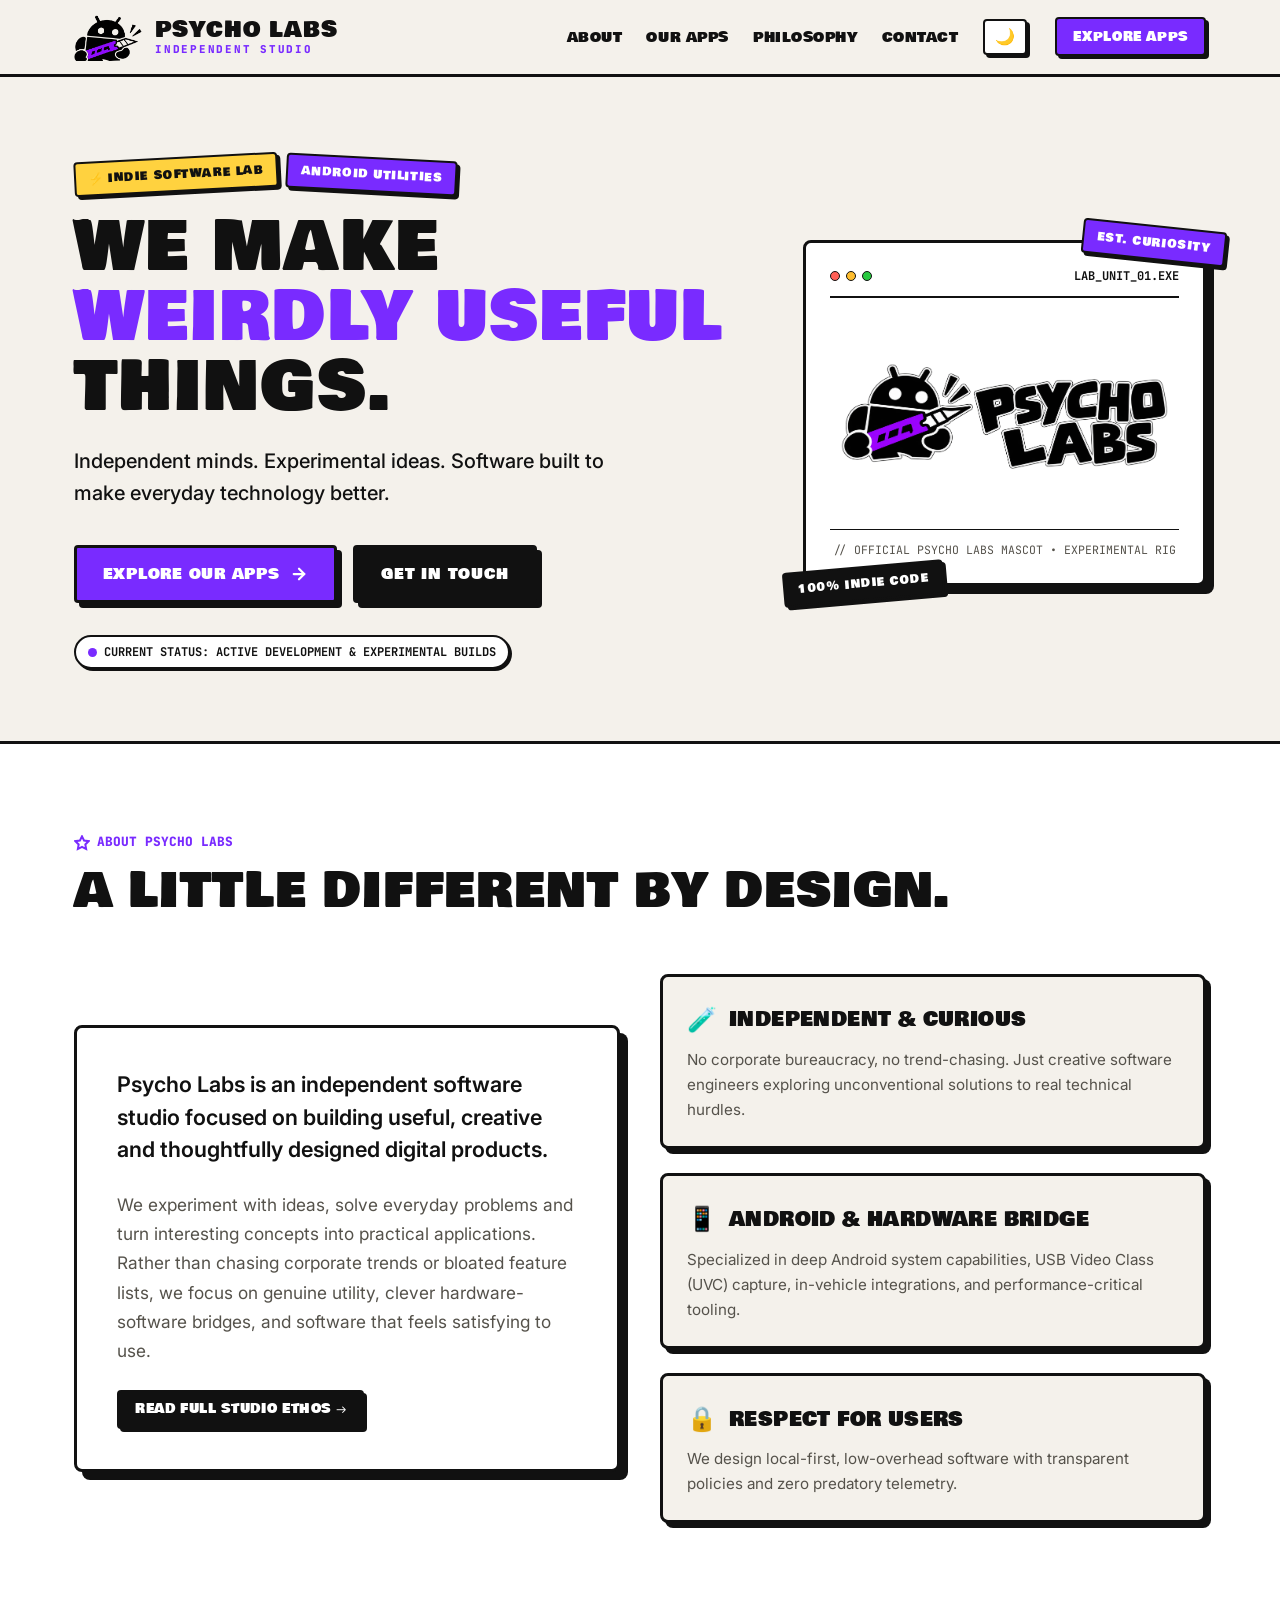
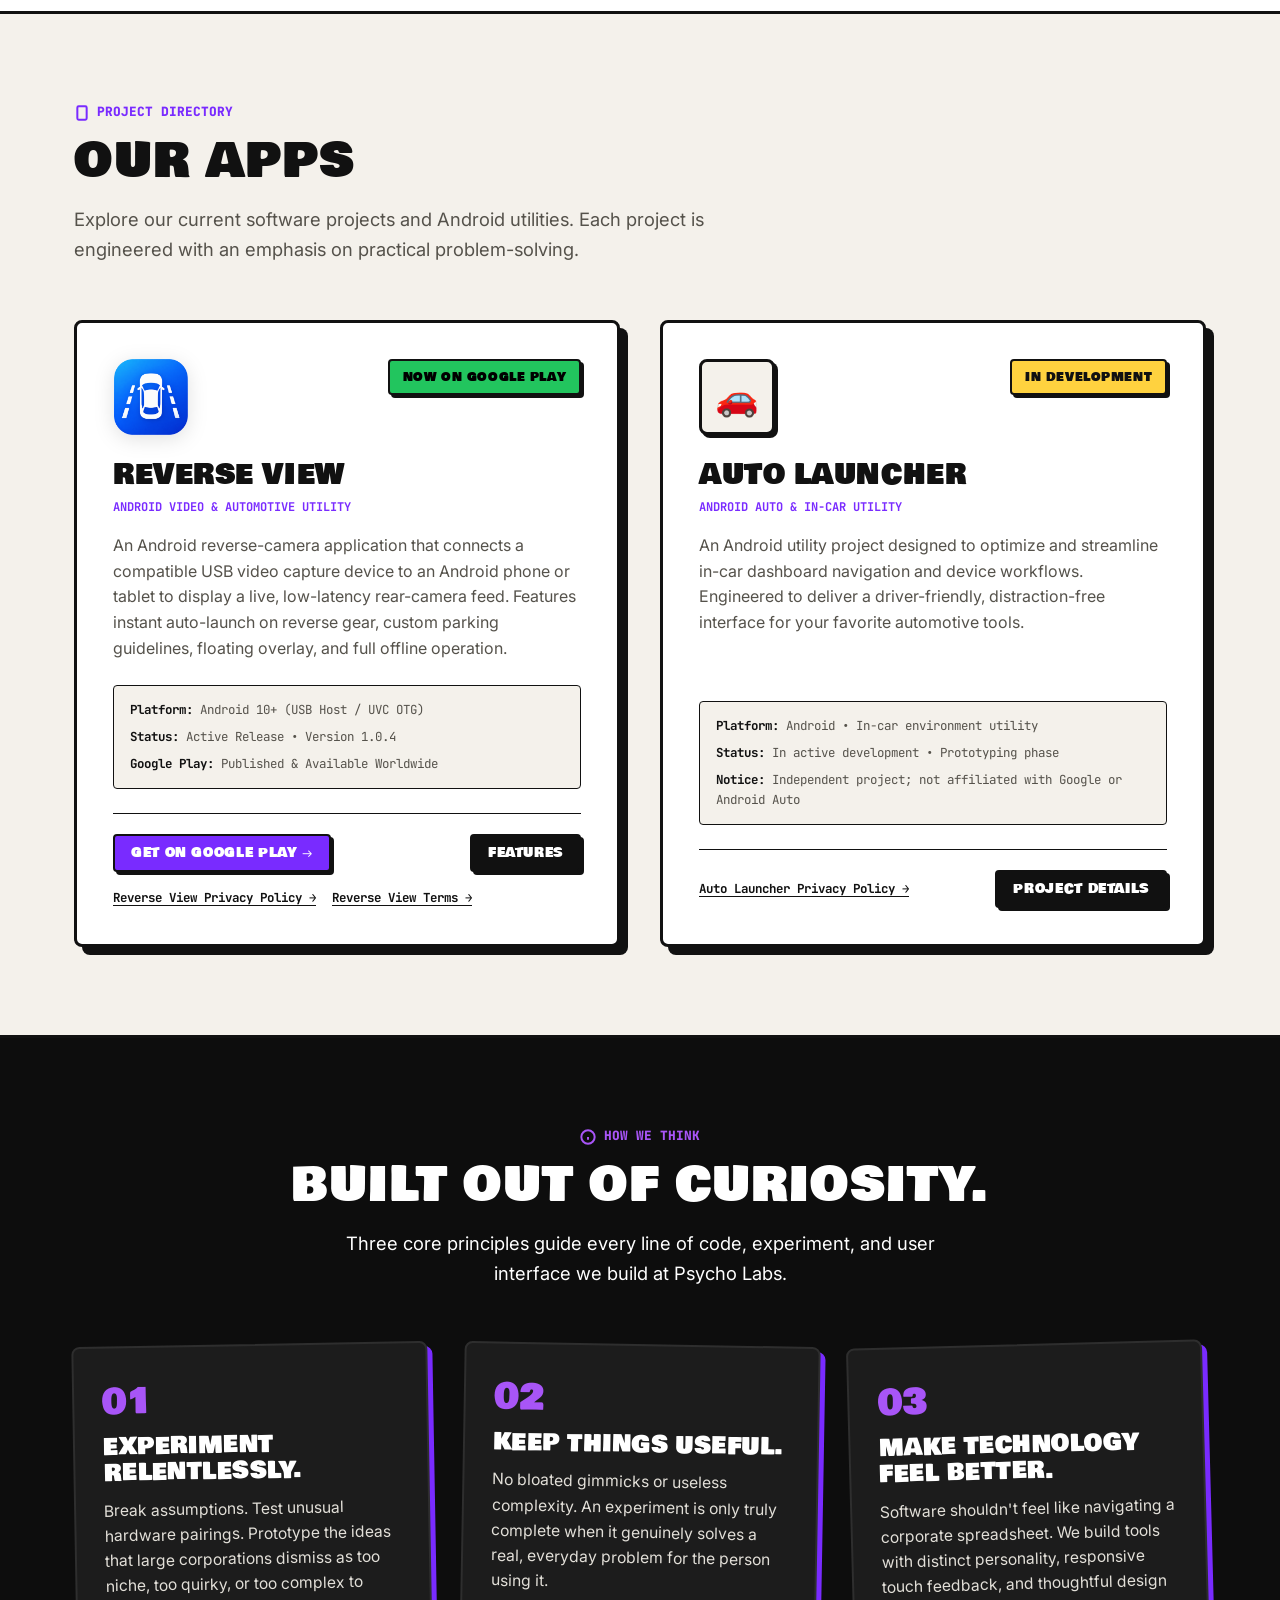
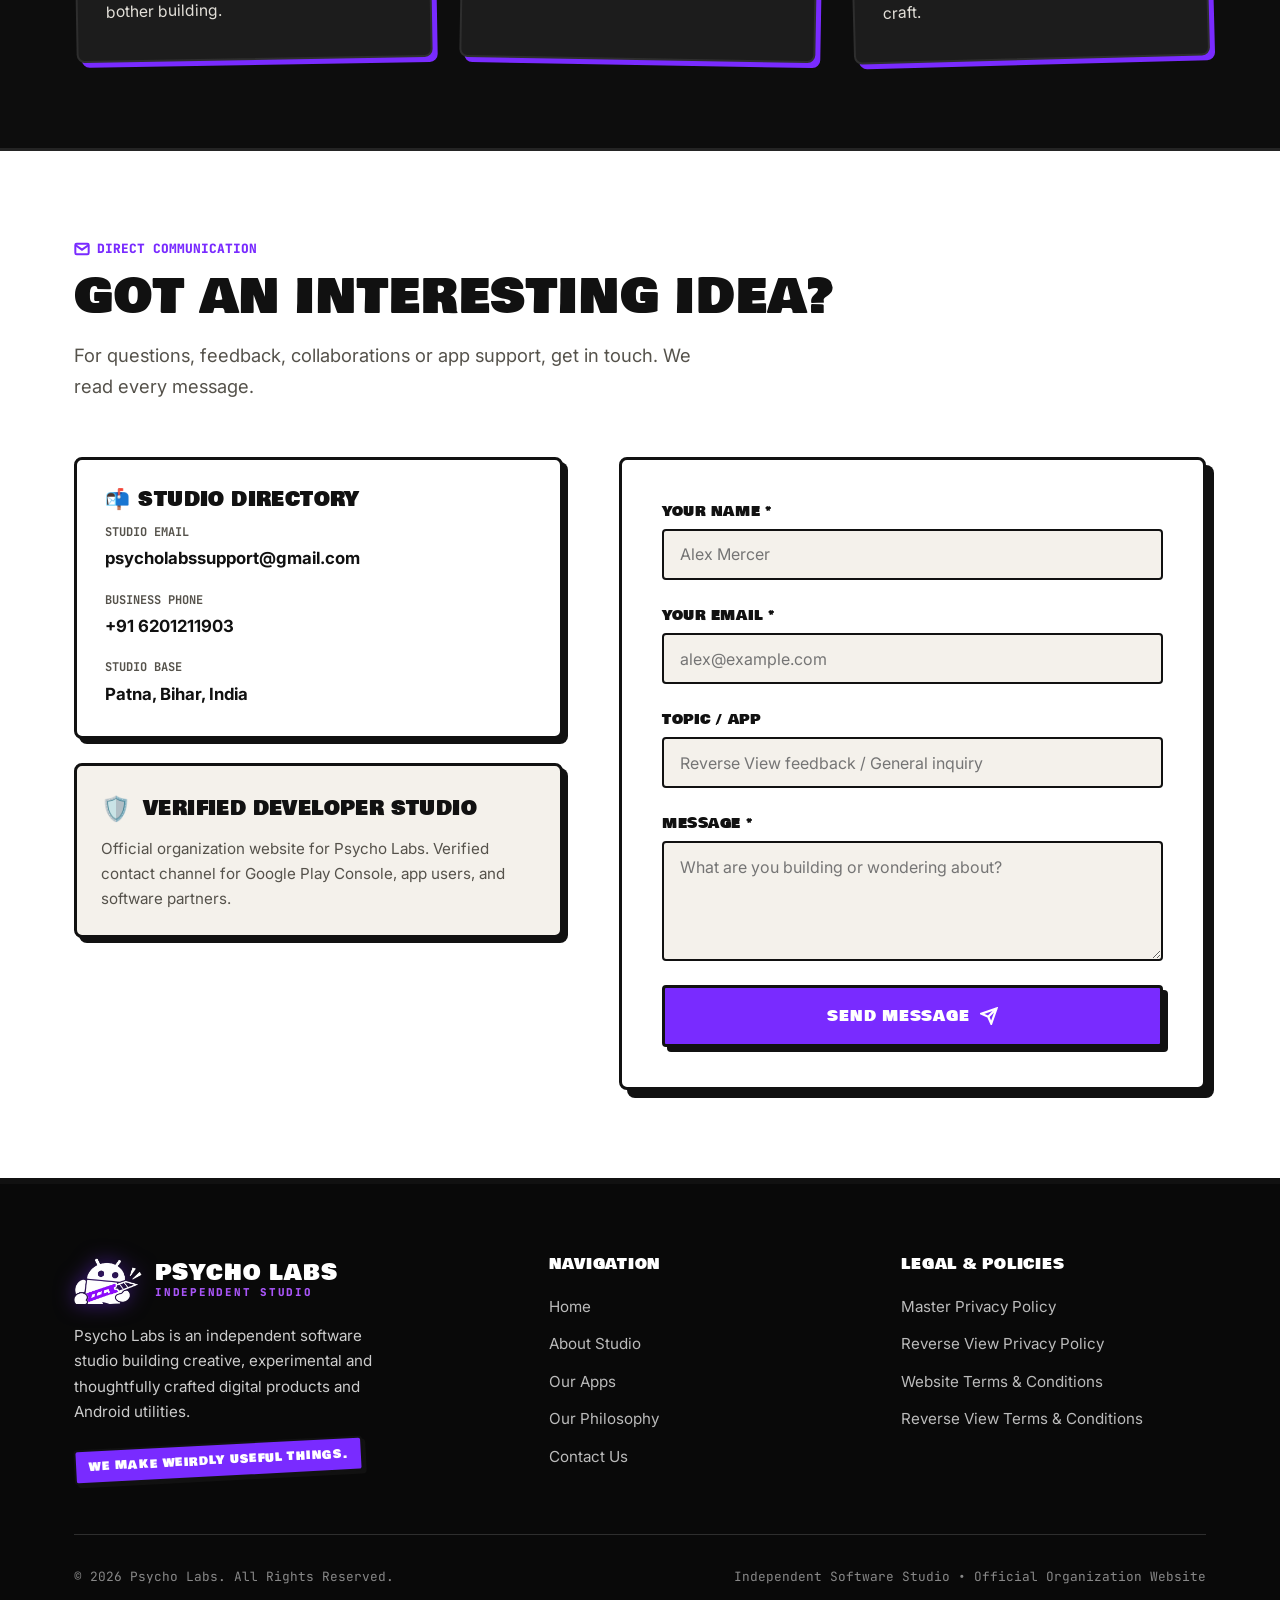
<file: index.html>
<!DOCTYPE html>
<html lang="en">
<head>
  <meta charset="UTF-8">
  <meta name="viewport" content="width=device-width, initial-scale=1.0">
  <title>Psycho Labs — Independent Software &amp; Android App Studio</title>
  <meta name="description" content="Psycho Labs is an independent software studio building useful, creative and experimental digital products and Android utilities.">
  <meta name="keywords" content="Psycho Labs, independent software studio, Android apps, Reverse View, Auto Launcher, mobile software, utilities">
  <meta name="author" content="Psycho Labs">

  <!-- Open Graph / Meta for Social & Google Verification -->
  <meta property="og:type" content="website">
  <meta property="og:title" content="Psycho Labs — We Make Weirdly Useful Things">
  <meta property="og:description" content="Independent software and Android app development studio. Experimental ideas, practical applications.">
  <meta property="og:image" content="assets/images/header-mascot.png">

  <!-- Google Search Console Verification -->
  <meta name="google-site-verification" content="e3rhK58hmfslusq92KugulrWGEbOZoYFFjjdilhbJd0" />

  <!-- Favicons -->
  <link rel="icon" type="image/png" sizes="32x32" href="assets/icons/favicon-32.png">
  <link rel="icon" type="image/png" sizes="64x64" href="assets/icons/favicon.png">
  <link rel="apple-touch-icon" sizes="192x192" href="assets/icons/favicon-192.png">

  <!-- Fonts: Bowlby One SC (Matches Logo), Inter, JetBrains Mono, Space Grotesk -->
  <link rel="preconnect" href="https://fonts.googleapis.com">
  <link rel="preconnect" href="https://fonts.gstatic.com" crossorigin>
  <link href="https://fonts.googleapis.com/css2?family=Bowlby+One+SC&family=Inter:wght@400;500;600;700&family=JetBrains+Mono:wght@500;700;800&family=Space+Grotesk:wght@600;700;800&display=swap" rel="stylesheet">

  <!-- Inline Theme Init (Prevents Flash of Wrong Theme) -->
  <script>
    (function() {
      try {
        var saved = localStorage.getItem('psycho_theme');
        var prefersDark = window.matchMedia && window.matchMedia('(prefers-color-scheme: dark)').matches;
        var theme = saved || (prefersDark ? 'dark' : 'light');
        document.documentElement.setAttribute('data-theme', theme);
      } catch (e) {}
    })();
  </script>

  <!-- Stylesheet -->
  <link rel="stylesheet" href="assets/css/styles.css">
</head>
<body>

  <!-- ======================================================================
       SITE HEADER / NAVIGATION
       Header logo uses pure mascot only (no text under it)
       ====================================================================== -->
  <header class="site-header">
    <div class="header-inner">
      <a href="index.html" class="brand-link" aria-label="Psycho Labs Home">
        <img src="assets/images/header-mascot.png" alt="Psycho Labs Mascot" class="header-logo theme-mascot-img">
        <div class="brand-text-block">
          <span class="brand-title">PSYCHO LABS</span>
          <span class="brand-subtitle" data-config="headerTagline">SOFTWARE STUDIO</span>
        </div>
      </a>

      <!-- Desktop Nav -->
      <nav class="nav-links" aria-label="Main Navigation">
        <a href="about.html" class="nav-link">About</a>
        <a href="apps.html" class="nav-link">Our Apps</a>
        <a href="#philosophy" class="nav-link">Philosophy</a>
        <a href="contact.html" class="nav-link">Contact</a>
        <button class="theme-toggle-btn" aria-label="Toggle Dark/Light Mode" title="Toggle Theme">
          <span class="theme-icon-moon" aria-hidden="true">🌙</span>
          <span class="theme-icon-sun" aria-hidden="true" style="display:none;">☀️</span>
        </button>
        <a href="apps.html" class="btn btn-sm btn-primary nav-cta">Explore Apps</a>
      </nav>

      <!-- Mobile Toggle Button -->
      <button class="mobile-nav-toggle" aria-label="Toggle Navigation Menu" aria-expanded="false">
        <span class="hamburger-box">
          <span class="hamburger-line"></span>
          <span class="hamburger-line"></span>
          <span class="hamburger-line"></span>
        </span>
      </button>
    </div>
  </header>

  <!-- Mobile Navigation Drawer -->
  <div class="mobile-drawer" aria-label="Mobile Navigation Drawer">
    <ul class="mobile-nav-list">
      <li class="mobile-nav-item"><a href="index.html">Home</a></li>
      <li class="mobile-nav-item"><a href="about.html">About Studio</a></li>
      <li class="mobile-nav-item"><a href="apps.html">Our Apps</a></li>
      <li class="mobile-nav-item"><a href="#philosophy">Our Philosophy</a></li>
      <li class="mobile-nav-item"><a href="contact.html">Contact Us</a></li>
      <li class="mobile-nav-item"><a href="privacy.html">Privacy Policy</a></li>
      <li class="mobile-nav-item"><a href="terms.html">Terms &amp; Conditions</a></li>
      <li class="mobile-theme-row">
        <span>Theme Mode</span>
        <button class="theme-toggle-btn" aria-label="Toggle Dark/Light Mode">
          <span class="theme-icon-moon" aria-hidden="true">🌙 <span class="theme-toggle-label">Dark</span></span>
          <span class="theme-icon-sun" aria-hidden="true" style="display:none;">☀️ <span class="theme-toggle-label">Light</span></span>
        </button>
      </li>
    </ul>
  </div>

  <main id="main-content">

    <!-- ======================================================================
         HERO SECTION
         ====================================================================== -->
    <section class="hero-section" id="hero">
      <div class="container hero-grid">
        
        <!-- Left Hero Copy -->
        <div class="hero-content">
          <div class="hero-pill-badge">
            <span class="sticker yellow tilt-left">⚡ INDIE SOFTWARE LAB</span>
            <span class="sticker purple tilt-right">ANDROID UTILITIES</span>
          </div>

          <h1 class="hero-headline">
            WE MAKE <span class="highlight-purple">WEIRDLY USEFUL</span> THINGS.
          </h1>

          <p class="hero-supporting-text">
            Independent minds. Experimental ideas. Software built to make everyday technology better.
          </p>

          <div class="hero-cta-group">
            <a href="apps.html" class="btn btn-primary">
              <span>EXPLORE OUR APPS</span>
              <svg width="18" height="18" viewBox="0 0 24 24" fill="none" stroke="currentColor" stroke-width="3" stroke-linecap="round" stroke-linejoin="round"><line x1="5" y1="12" x2="19" y2="12"></line><polyline points="12 5 19 12 12 19"></polyline></svg>
            </a>
            <a href="contact.html" class="btn btn-secondary">
              <span>GET IN TOUCH</span>
            </a>
          </div>

          <div class="sticker-status">
            <span class="status-dot"></span>
            <span>CURRENT STATUS: ACTIVE DEVELOPMENT &amp; EXPERIMENTAL BUILDS</span>
          </div>
        </div>

        <!-- Right Hero Visual: Authentic Mascot Artwork Frame -->
        <div class="hero-visual-box">
          <div class="floating-badge floating-badge-1">
            <span class="sticker purple">EST. CURIOSITY</span>
          </div>
          <div class="floating-badge floating-badge-2">
            <span class="sticker black">100% INDIE CODE</span>
          </div>

          <div class="mascot-frame">
            <div class="mascot-frame-header">
              <div class="frame-dots">
                <span class="f-dot"></span>
                <span class="f-dot"></span>
                <span class="f-dot"></span>
              </div>
              <span>LAB_UNIT_01.EXE</span>
            </div>

            <div class="mascot-image-center">
              <img src="assets/images/mascot-hero.png" alt="Psycho Labs Robot Mascot" class="mascot-hero-img">
            </div>

            <div class="mascot-frame-caption">
              // OFFICIAL PSYCHO LABS MASCOT &bull; EXPERIMENTAL RIG
            </div>
          </div>
        </div>

      </div>
    </section>

    <!-- ======================================================================
         ABOUT SECTION
         ====================================================================== -->
    <section class="section section-alt" id="about">
      <div class="container">
        
        <div class="section-header">
          <span class="section-eyebrow">
            <svg width="16" height="16" viewBox="0 0 24 24" fill="none" stroke="currentColor" stroke-width="3"><polygon points="12 2 15.09 8.26 22 9.27 17 14.14 18.18 21.02 12 17.77 5.82 21.02 7 14.14 2 9.27 8.91 8.26 12 2"></polygon></svg>
            ABOUT PSYCHO LABS
          </span>
          <h2 class="section-title">A LITTLE DIFFERENT BY DESIGN.</h2>
        </div>

        <div class="about-box-grid">
          
          <div class="about-manifesto-card">
            <p class="manifesto-lead">
              Psycho Labs is an independent software studio focused on building useful, creative and thoughtfully designed digital products.
            </p>
            <p class="manifesto-body">
              We experiment with ideas, solve everyday problems and turn interesting concepts into practical applications. Rather than chasing corporate trends or bloated feature lists, we focus on genuine utility, clever hardware-software bridges, and software that feels satisfying to use.
            </p>
            <a href="about.html" class="btn btn-sm btn-secondary">Read Full Studio Ethos &rarr;</a>
          </div>

          <div class="about-visual-manifesto">
            
            <div class="sticker-feature-card">
              <div class="feature-card-header">
                <span class="feature-icon">🧪</span>
                <h3 class="feature-title">Independent &amp; Curious</h3>
              </div>
              <p class="feature-text">
                No corporate bureaucracy, no trend-chasing. Just creative software engineers exploring unconventional solutions to real technical hurdles.
              </p>
            </div>

            <div class="sticker-feature-card">
              <div class="feature-card-header">
                <span class="feature-icon">📱</span>
                <h3 class="feature-title">Android &amp; Hardware Bridge</h3>
              </div>
              <p class="feature-text">
                Specialized in deep Android system capabilities, USB Video Class (UVC) capture, in-vehicle integrations, and performance-critical tooling.
              </p>
            </div>

            <div class="sticker-feature-card">
              <div class="feature-card-header">
                <span class="feature-icon">🔒</span>
                <h3 class="feature-title">Respect For Users</h3>
              </div>
              <p class="feature-text">
                We design local-first, low-overhead software with transparent policies and zero predatory telemetry.
              </p>
            </div>

          </div>

        </div>

      </div>
    </section>

    <!-- ======================================================================
         OUR APPS SECTION
         ====================================================================== -->
    <section class="section" id="apps">
      <div class="container">
        
        <div class="section-header">
          <span class="section-eyebrow">
            <svg width="16" height="16" viewBox="0 0 24 24" fill="none" stroke="currentColor" stroke-width="3"><rect x="5" y="2" width="14" height="20" rx="2" ry="2"></rect><line x1="12" y1="18" x2="12.01" y2="18"></line></svg>
            PROJECT DIRECTORY
          </span>
          <h2 class="section-title">OUR APPS</h2>
          <p class="section-desc">
            Explore our current software projects and Android utilities. Each project is engineered with an emphasis on practical problem-solving.
          </p>
        </div>

        <div class="apps-grid">
          
          <!-- App 1: Reverse View -->
          <article class="app-card" id="reverseview">
            <div class="app-card-top">
              <img src="assets/apps/reverseview.png" alt="Reverse View App Icon" class="app-card-icon">
              <span class="sticker green">NOW ON GOOGLE PLAY</span>
            </div>

            <h3 class="app-card-title">Reverse View</h3>
            <span class="app-category-tag">Android Video &amp; Automotive Utility</span>

            <p class="app-card-desc">
              An Android reverse-camera application that connects a compatible USB video capture device to an Android phone or tablet to display a live, low-latency rear-camera feed. Features instant auto-launch on reverse gear, custom parking guidelines, floating overlay, and full offline operation.
            </p>

            <div class="app-meta-specs">
              <div class="spec-line"><strong>Platform:</strong> Android 10+ (USB Host / UVC OTG)</div>
              <div class="spec-line"><strong>Status:</strong> Active Release &bull; Version 1.0.4</div>
              <div class="spec-line"><strong>Google Play:</strong> Published &amp; Available Worldwide</div>
            </div>

            <div class="app-card-footer" style="flex-wrap: wrap; gap: 0.75rem;">
              <a href="https://play.google.com/store/apps/details?id=com.psycholabs.reverseview" target="_blank" rel="noopener noreferrer" class="btn btn-sm btn-primary">Get on Google Play &rarr;</a>
              <a href="apps.html#reverseview" class="btn btn-sm btn-secondary">Features</a>
              <div style="width: 100%; display: flex; gap: 1rem; flex-wrap: wrap; margin-top: 0.25rem;">
                <a href="privacy-reverseview.html" class="policy-link">Reverse View Privacy Policy &rarr;</a>
                <a href="terms-reverseview.html" class="policy-link">Reverse View Terms &rarr;</a>
              </div>
            </div>
          </article>

          <!-- App 2: Auto Launcher -->
          <article class="app-card" id="autolauncher">
            <div class="app-card-top">
              <div class="app-illustration-placeholder" aria-hidden="true">
                🚗
              </div>
              <span class="sticker yellow">IN DEVELOPMENT</span>
            </div>

            <h3 class="app-card-title">Auto Launcher</h3>
            <span class="app-category-tag">Android Auto &amp; In-Car Utility</span>

            <p class="app-card-desc">
              An Android utility project designed to optimize and streamline in-car dashboard navigation and device workflows. Engineered to deliver a driver-friendly, distraction-free interface for your favorite automotive tools.
            </p>

            <div class="app-meta-specs">
              <div class="spec-line"><strong>Platform:</strong> Android &bull; In-car environment utility</div>
              <div class="spec-line"><strong>Status:</strong> In active development &bull; Prototyping phase</div>
              <div class="spec-line"><strong>Notice:</strong> Independent project; not affiliated with Google or Android Auto</div>
            </div>

            <div class="app-card-footer">
              <a href="privacy-autolauncher.html" class="policy-link">Auto Launcher Privacy Policy &rarr;</a>
              <a href="apps.html#autolauncher" class="btn btn-sm btn-secondary">Project Details</a>
            </div>
          </article>

        </div>

      </div>
    </section>

    <!-- ======================================================================
         PHILOSOPHY SECTION (#222222 card background)
         ====================================================================== -->
    <section class="section section-dark" id="philosophy">
      <div class="container">
        
        <div class="section-header text-center">
          <span class="section-eyebrow">
            <svg width="16" height="16" viewBox="0 0 24 24" fill="none" stroke="currentColor" stroke-width="3"><circle cx="12" cy="12" r="10"></circle><path d="M12 16v-4"></path><path d="M12 8h.01"></path></svg>
            HOW WE THINK
          </span>
          <h2 class="section-title">BUILT OUT OF CURIOSITY.</h2>
          <p class="section-desc">
            Three core principles guide every line of code, experiment, and user interface we build at Psycho Labs.
          </p>
        </div>

        <div class="philosophy-grid">
          
          <div class="philosophy-card">
            <div class="philo-number">01</div>
            <h3 class="philo-title">EXPERIMENT RELENTLESSLY.</h3>
            <p class="philo-desc">
              Break assumptions. Test unusual hardware pairings. Prototype the ideas that large corporations dismiss as too niche, too quirky, or too complex to bother building.
            </p>
          </div>

          <div class="philosophy-card">
            <div class="philo-number">02</div>
            <h3 class="philo-title">KEEP THINGS USEFUL.</h3>
            <p class="philo-desc">
              No bloated gimmicks or useless complexity. An experiment is only truly complete when it genuinely solves a real, everyday problem for the person using it.
            </p>
          </div>

          <div class="philosophy-card">
            <div class="philo-number">03</div>
            <h3 class="philo-title">MAKE TECHNOLOGY FEEL BETTER.</h3>
            <p class="philo-desc">
              Software shouldn't feel like navigating a corporate spreadsheet. We build tools with distinct personality, responsive touch feedback, and thoughtful design craft.
            </p>
          </div>

        </div>

      </div>
    </section>

    <!-- ======================================================================
         CONTACT SECTION (Single unified email address)
         ====================================================================== -->
    <section class="section section-alt" id="contact">
      <div class="container">
        
        <div class="section-header">
          <span class="section-eyebrow">
            <svg width="16" height="16" viewBox="0 0 24 24" fill="none" stroke="currentColor" stroke-width="3"><path d="M4 4h16c1.1 0 2 .9 2 2v12c0 1.1-.9 2-2 2H4c-1.1 0-2-.9-2-2V6c0-1.1.9-2 2-2z"></path><polyline points="22,6 12,13 2,6"></polyline></svg>
            DIRECT COMMUNICATION
          </span>
          <h2 class="section-title">GOT AN INTERESTING IDEA?</h2>
          <p class="section-desc">
            For questions, feedback, collaborations or app support, get in touch. We read every message.
          </p>
        </div>

        <div class="contact-grid">
          
          <div class="contact-info-panel">
            
            <div class="contact-info-card">
              <h3 class="contact-info-title">
                <span>📬</span> Studio Directory
              </h3>
              
              <!-- Single unified email address per user request -->
              <div class="contact-item">
                <span class="contact-label">Studio Email</span>
                <span class="contact-value">
                  <a href="mailto:psycholabssupport@gmail.com" data-config="email">psycholabssupport@gmail.com</a>
                </span>
              </div>

              <div class="contact-item">
                <span class="contact-label">Business Phone</span>
                <span class="contact-value" data-config="businessPhone">[Optional Business Phone]</span>
              </div>

              <div class="contact-item">
                <span class="contact-label">Studio Base</span>
                <span class="contact-value" data-config="businessLocation">[City, Country]</span>
              </div>
            </div>

            <div class="sticker-feature-card">
              <div class="feature-card-header">
                <span class="feature-icon">🛡️</span>
                <h4 class="feature-title">Verified Developer Studio</h4>
              </div>
              <p class="feature-text">
                Official organization website for Psycho Labs. Verified contact channel for Google Play Console, app users, and software partners.
              </p>
            </div>

          </div>

          <!-- Contact Form -->
          <div class="contact-form-card">
            <form class="contact-form-element" action="https://formspree.io/f/moeerlqd" method="POST">
              
              <div class="form-group">
                <label for="c-name" class="form-label">Your Name *</label>
                <input type="text" id="c-name" name="name" required placeholder="Alex Mercer" class="form-input">
              </div>

              <div class="form-group">
                <label for="c-email" class="form-label">Your Email *</label>
                <input type="email" id="c-email" name="email" required placeholder="alex@example.com" class="form-input">
              </div>

              <div class="form-group">
                <label for="c-subject" class="form-label">Topic / App</label>
                <input type="text" id="c-subject" name="subject" placeholder="Reverse View feedback / General inquiry" class="form-input">
              </div>

              <div class="form-group">
                <label for="c-message" class="form-label">Message *</label>
                <textarea id="c-message" name="message" rows="4" required placeholder="What are you building or wondering about?" class="form-textarea"></textarea>
              </div>

              <button type="submit" class="btn btn-primary form-submit-btn">
                <span>SEND MESSAGE</span>
                <svg width="18" height="18" viewBox="0 0 24 24" fill="none" stroke="currentColor" stroke-width="3"><line x1="22" y1="2" x2="11" y2="13"></line><polygon points="22 2 15 22 11 13 2 9 22 2"></polygon></svg>
              </button>
            </form>

            <div class="form-feedback-message"></div>
          </div>

        </div>

      </div>
    </section>

  </main>

  <!-- ======================================================================
       SITE FOOTER
       ====================================================================== -->
  <footer class="site-footer">
    <div class="container">
      
      <div class="footer-top">
        
        <div class="footer-brand-col">
          <a href="index.html" class="brand-link">
            <img src="assets/images/header-mascot-dark.png" alt="Psycho Labs Mascot" class="footer-logo">
            <div class="brand-text-block">
              <span class="brand-title" style="color: #FFFFFF;">PSYCHO LABS</span>
              <span class="brand-subtitle" style="color: var(--c-violet);" data-config="headerTagline">SOFTWARE STUDIO</span>
            </div>
          </a>
          <p class="footer-bio">
            Psycho Labs is an independent software studio building creative, experimental and thoughtfully crafted digital products and Android utilities.
          </p>
          <div class="sticker purple tilt-left" style="width: max-content;">
            WE MAKE WEIRDLY USEFUL THINGS.
          </div>
        </div>

        <div class="footer-col">
          <h4 class="footer-heading">Navigation</h4>
          <ul class="footer-links">
            <li><a href="index.html">Home</a></li>
            <li><a href="about.html">About Studio</a></li>
            <li><a href="apps.html">Our Apps</a></li>
            <li><a href="#philosophy">Our Philosophy</a></li>
            <li><a href="contact.html">Contact Us</a></li>
          </ul>
        </div>

        <div class="footer-col">
          <h4 class="footer-heading">Legal &amp; Policies</h4>
          <ul class="footer-links">
            <li><a href="privacy.html">Master Privacy Policy</a></li>
            <li><a href="privacy-reverseview.html">Reverse View Privacy Policy</a></li>
            <li><a href="terms.html">Website Terms &amp; Conditions</a></li>
            <li><a href="terms-reverseview.html">Reverse View Terms &amp; Conditions</a></li>
          </ul>
        </div>

      </div>

      <div class="footer-bottom">
        <div>
          &copy; <span class="current-year">2026</span> <span data-config="studioName">Psycho Labs</span>. All Rights Reserved.
        </div>
        <div>
          Independent Software Studio &bull; Official Organization Website
        </div>
      </div>

    </div>
  </footer>

  <!-- Scripts -->
  <script src="assets/js/config.js"></script>
  <script src="assets/js/script.js"></script>
</body>
</html>
</file>
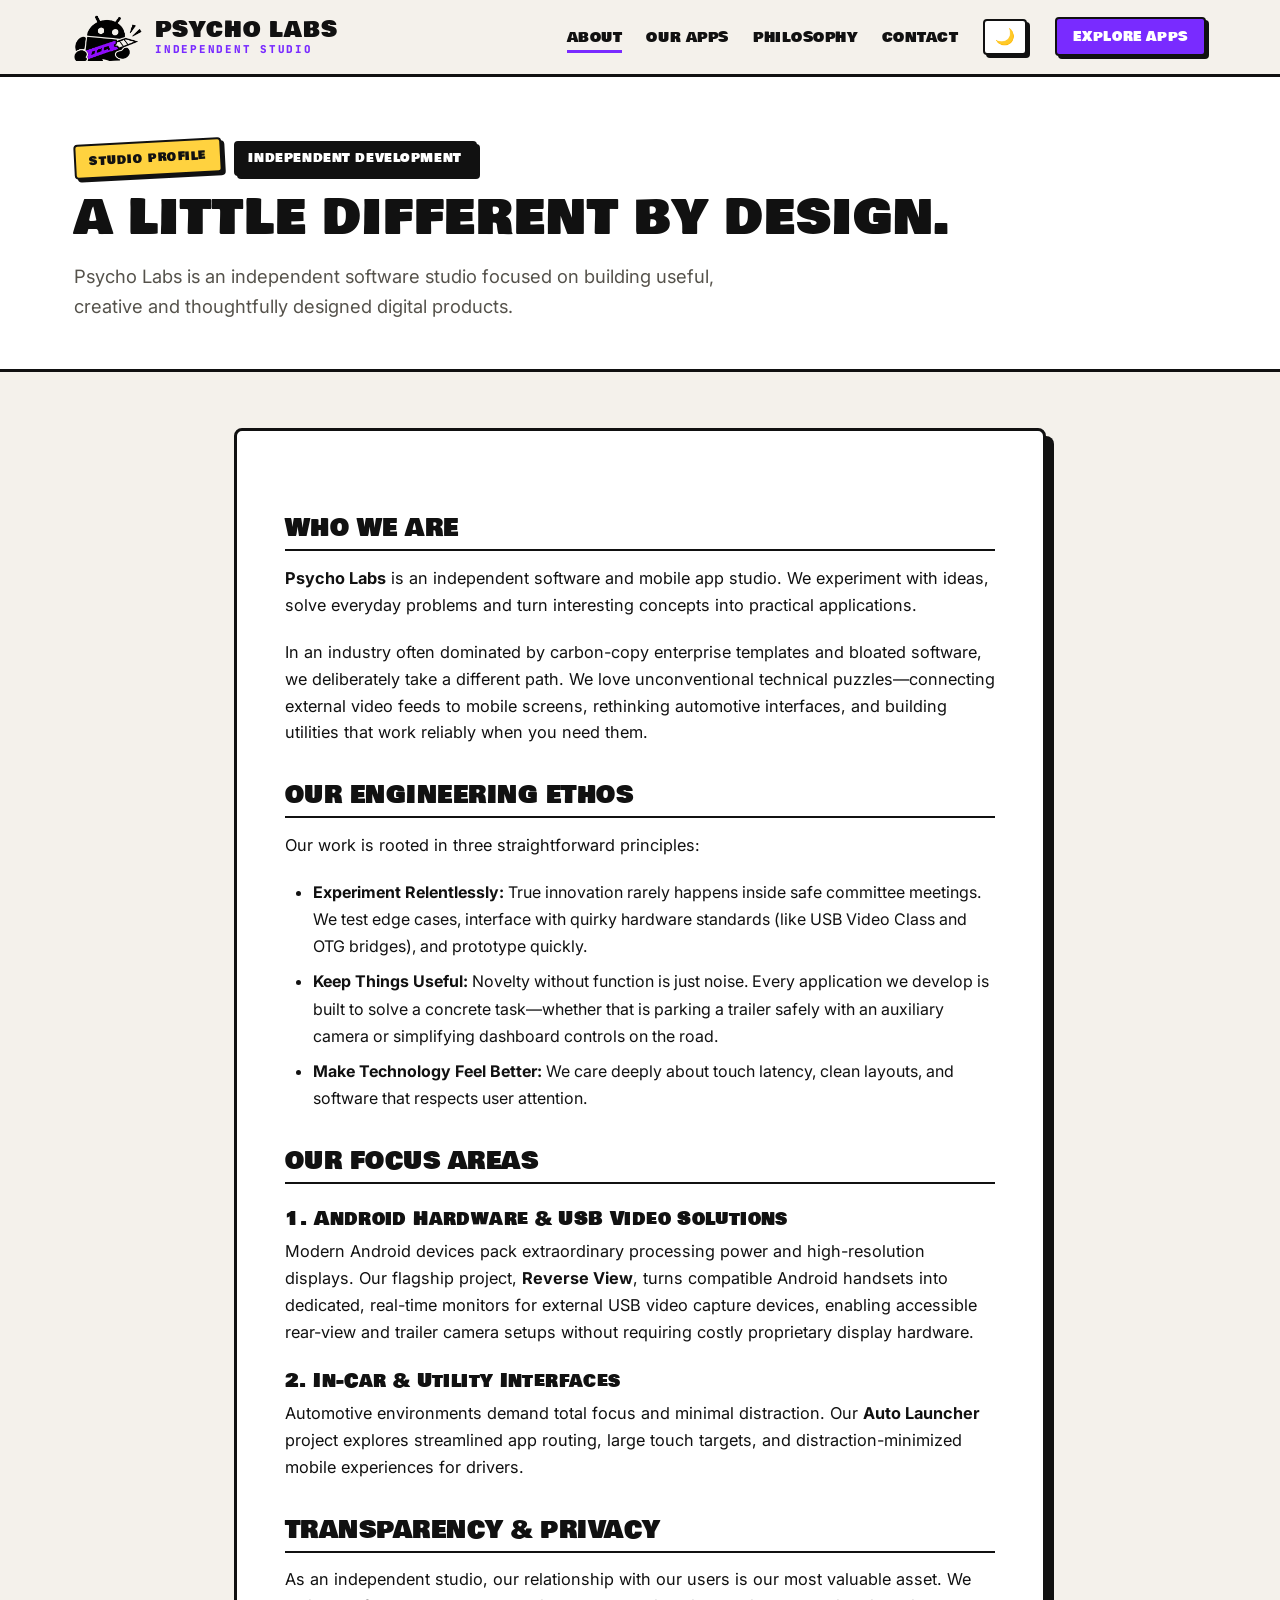
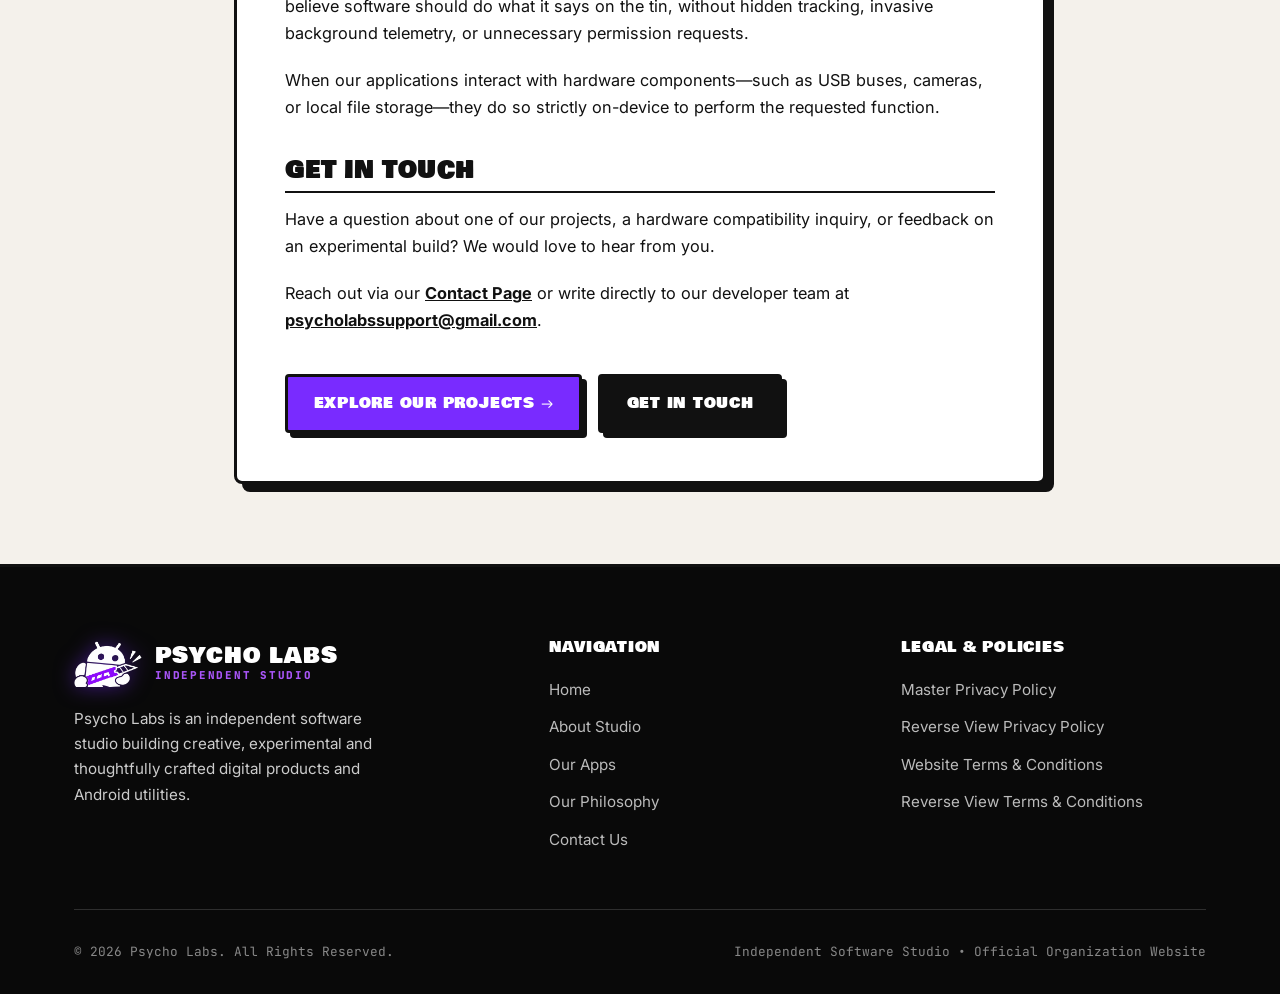
<file: about.html>
<!DOCTYPE html>
<html lang="en">
<head>
  <meta charset="UTF-8">
  <meta name="viewport" content="width=device-width, initial-scale=1.0">
  <title>About Psycho Labs — Independent Software &amp; Android App Studio</title>
  <meta name="description" content="Learn about Psycho Labs, an independent software and Android app development studio focused on building useful, experimental digital products.">
  <meta name="author" content="Psycho Labs">

  <meta property="og:type" content="website">
  <meta property="og:title" content="About Psycho Labs — A Little Different By Design">
  <meta property="og:description" content="Independent software studio building useful, creative and thoughtfully designed digital products and Android utilities.">
  <meta property="og:image" content="assets/images/header-mascot.png">

  <!-- Favicons -->
  <link rel="icon" type="image/png" sizes="32x32" href="assets/icons/favicon-32.png">
  <link rel="icon" type="image/png" sizes="64x64" href="assets/icons/favicon.png">
  <link rel="apple-touch-icon" sizes="192x192" href="assets/icons/favicon-192.png">

  <!-- Fonts: Bowlby One SC (Matches Logo), Inter, JetBrains Mono, Space Grotesk -->
  <link rel="preconnect" href="https://fonts.googleapis.com">
  <link rel="preconnect" href="https://fonts.gstatic.com" crossorigin>
  <link href="https://fonts.googleapis.com/css2?family=Bowlby+One+SC&family=Inter:wght@400;500;600;700&family=JetBrains+Mono:wght@500;700;800&family=Space+Grotesk:wght@600;700;800&display=swap" rel="stylesheet">

  <!-- Inline Theme Init (Prevents Flash of Wrong Theme) -->
  <script>
    (function() {
      try {
        var saved = localStorage.getItem('psycho_theme');
        var prefersDark = window.matchMedia && window.matchMedia('(prefers-color-scheme: dark)').matches;
        var theme = saved || (prefersDark ? 'dark' : 'light');
        document.documentElement.setAttribute('data-theme', theme);
      } catch (e) {}
    })();
  </script>

  <link rel="stylesheet" href="assets/css/styles.css">
</head>
<body>

  <!-- Site Header -->
  <header class="site-header">
    <div class="header-inner">
      <a href="index.html" class="brand-link" aria-label="Psycho Labs Home">
        <img src="assets/images/header-mascot.png" alt="Psycho Labs Mascot" class="header-logo theme-mascot-img">
        <div class="brand-text-block">
          <span class="brand-title">PSYCHO LABS</span>
          <span class="brand-subtitle" data-config="headerTagline">SOFTWARE STUDIO</span>
        </div>
      </a>

      <nav class="nav-links" aria-label="Main Navigation">
        <a href="about.html" class="nav-link active">About</a>
        <a href="apps.html" class="nav-link">Our Apps</a>
        <a href="index.html#philosophy" class="nav-link">Philosophy</a>
        <a href="contact.html" class="nav-link">Contact</a>
        <button class="theme-toggle-btn" aria-label="Toggle Dark/Light Mode" title="Toggle Theme">
          <span class="theme-icon-moon" aria-hidden="true">🌙</span>
          <span class="theme-icon-sun" aria-hidden="true" style="display:none;">☀️</span>
        </button>
        <a href="apps.html" class="btn btn-sm btn-primary nav-cta">Explore Apps</a>
      </nav>

      <button class="mobile-nav-toggle" aria-label="Toggle Navigation Menu" aria-expanded="false">
        <span class="hamburger-box">
          <span class="hamburger-line"></span>
          <span class="hamburger-line"></span>
          <span class="hamburger-line"></span>
        </span>
      </button>
    </div>
  </header>

  <!-- Mobile Drawer -->
  <div class="mobile-drawer" aria-label="Mobile Navigation Drawer">
    <ul class="mobile-nav-list">
      <li class="mobile-nav-item"><a href="index.html">Home</a></li>
      <li class="mobile-nav-item"><a href="about.html">About Studio</a></li>
      <li class="mobile-nav-item"><a href="apps.html">Our Apps</a></li>
      <li class="mobile-nav-item"><a href="index.html#philosophy">Our Philosophy</a></li>
      <li class="mobile-nav-item"><a href="contact.html">Contact Us</a></li>
      <li class="mobile-nav-item"><a href="privacy.html">Privacy Policy</a></li>
      <li class="mobile-nav-item"><a href="terms.html">Terms &amp; Conditions</a></li>
      <li class="mobile-theme-row">
        <span>Theme Mode</span>
        <button class="theme-toggle-btn" aria-label="Toggle Dark/Light Mode">
          <span class="theme-icon-moon" aria-hidden="true">🌙 <span class="theme-toggle-label">Dark</span></span>
          <span class="theme-icon-sun" aria-hidden="true" style="display:none;">☀️ <span class="theme-toggle-label">Light</span></span>
        </button>
      </li>
    </ul>
  </div>

  <main id="main-content">

    <!-- Page Header -->
    <section class="policy-page-header">
      <div class="container">
        <div class="policy-badge-row">
          <span class="sticker yellow tilt-left">STUDIO PROFILE</span>
          <span class="sticker black">INDEPENDENT DEVELOPMENT</span>
        </div>
        <h1 class="section-title">A LITTLE DIFFERENT BY DESIGN.</h1>
        <p class="section-desc">
          Psycho Labs is an independent software studio focused on building useful, creative and thoughtfully designed digital products.
        </p>
      </div>
    </section>

    <!-- Main Content -->
    <section class="policy-content-body">
      <div class="container container-narrow">
        
        <div class="legal-card">
          <h2>WHO WE ARE</h2>
          <p>
            <strong>Psycho Labs</strong> is an independent software and mobile app studio. We experiment with ideas, solve everyday problems and turn interesting concepts into practical applications.
          </p>
          <p>
            In an industry often dominated by carbon-copy enterprise templates and bloated software, we deliberately take a different path. We love unconventional technical puzzles—connecting external video feeds to mobile screens, rethinking automotive interfaces, and building utilities that work reliably when you need them.
          </p>

          <h2>OUR ENGINEERING ETHOS</h2>
          <p>
            Our work is rooted in three straightforward principles:
          </p>
          <ul>
            <li>
              <strong>Experiment Relentlessly:</strong> True innovation rarely happens inside safe committee meetings. We test edge cases, interface with quirky hardware standards (like USB Video Class and OTG bridges), and prototype quickly.
            </li>
            <li>
              <strong>Keep Things Useful:</strong> Novelty without function is just noise. Every application we develop is built to solve a concrete task—whether that is parking a trailer safely with an auxiliary camera or simplifying dashboard controls on the road.
            </li>
            <li>
              <strong>Make Technology Feel Better:</strong> We care deeply about touch latency, clean layouts, and software that respects user attention.
            </li>
          </ul>

          <h2>OUR FOCUS AREAS</h2>
          
          <h3>1. Android Hardware &amp; USB Video Solutions</h3>
          <p>
            Modern Android devices pack extraordinary processing power and high-resolution displays. Our flagship project, <strong>Reverse View</strong>, turns compatible Android handsets into dedicated, real-time monitors for external USB video capture devices, enabling accessible rear-view and trailer camera setups without requiring costly proprietary display hardware.
          </p>

          <h3>2. In-Car &amp; Utility Interfaces</h3>
          <p>
            Automotive environments demand total focus and minimal distraction. Our <strong>Auto Launcher</strong> project explores streamlined app routing, large touch targets, and distraction-minimized mobile experiences for drivers.
          </p>

          <h2>TRANSPARENCY &amp; PRIVACY</h2>
          <p>
            As an independent studio, our relationship with our users is our most valuable asset. We believe software should do what it says on the tin, without hidden tracking, invasive background telemetry, or unnecessary permission requests.
          </p>
          <p>
            When our applications interact with hardware components—such as USB buses, cameras, or local file storage—they do so strictly on-device to perform the requested function.
          </p>

          <h2>GET IN TOUCH</h2>
          <p>
            Have a question about one of our projects, a hardware compatibility inquiry, or feedback on an experimental build? We would love to hear from you.
          </p>
          <p>
            Reach out via our <a href="contact.html" style="font-weight: 700; text-decoration: underline;">Contact Page</a> or write directly to our developer team at <a href="mailto:psycholabssupport@gmail.com" data-config="email" style="font-weight: 700; text-decoration: underline;">psycholabssupport@gmail.com</a>.
          </p>

          <div style="margin-top: 2.5rem; display: flex; gap: 1rem; flex-wrap: wrap;">
            <a href="apps.html" class="btn btn-primary">Explore Our Projects &rarr;</a>
            <a href="contact.html" class="btn btn-secondary">Get In Touch</a>
          </div>

        </div>

      </div>
    </section>

  </main>

  <!-- Site Footer -->
  <footer class="site-footer">
    <div class="container">
      <div class="footer-top">
        <div class="footer-brand-col">
          <a href="index.html" class="brand-link">
            <img src="assets/images/header-mascot-dark.png" alt="Psycho Labs Mascot" class="footer-logo">
            <div class="brand-text-block">
              <span class="brand-title" style="color: #FFFFFF;">PSYCHO LABS</span>
              <span class="brand-subtitle" style="color: var(--c-violet);" data-config="headerTagline">SOFTWARE STUDIO</span>
            </div>
          </a>
          <p class="footer-bio">
            Psycho Labs is an independent software studio building creative, experimental and thoughtfully crafted digital products and Android utilities.
          </p>
        </div>

        <div class="footer-col">
          <h4 class="footer-heading">Navigation</h4>
          <ul class="footer-links">
            <li><a href="index.html">Home</a></li>
            <li><a href="about.html">About Studio</a></li>
            <li><a href="apps.html">Our Apps</a></li>
            <li><a href="index.html#philosophy">Our Philosophy</a></li>
            <li><a href="contact.html">Contact Us</a></li>
          </ul>
        </div>

        <div class="footer-col">
          <h4 class="footer-heading">Legal &amp; Policies</h4>
          <ul class="footer-links">
            <li><a href="privacy.html">Master Privacy Policy</a></li>
            <li><a href="privacy-reverseview.html">Reverse View Privacy Policy</a></li>
            <li><a href="terms.html">Website Terms &amp; Conditions</a></li>
            <li><a href="terms-reverseview.html">Reverse View Terms &amp; Conditions</a></li>
          </ul>
        </div>
      </div>

      <div class="footer-bottom">
        <div>
          &copy; <span class="current-year">2026</span> <span data-config="studioName">Psycho Labs</span>. All Rights Reserved.
        </div>
        <div>
          Independent Software Studio &bull; Official Organization Website
        </div>
      </div>
    </div>
  </footer>

  <script src="assets/js/config.js"></script>
  <script src="assets/js/script.js"></script>
</body>
</html>
</file>
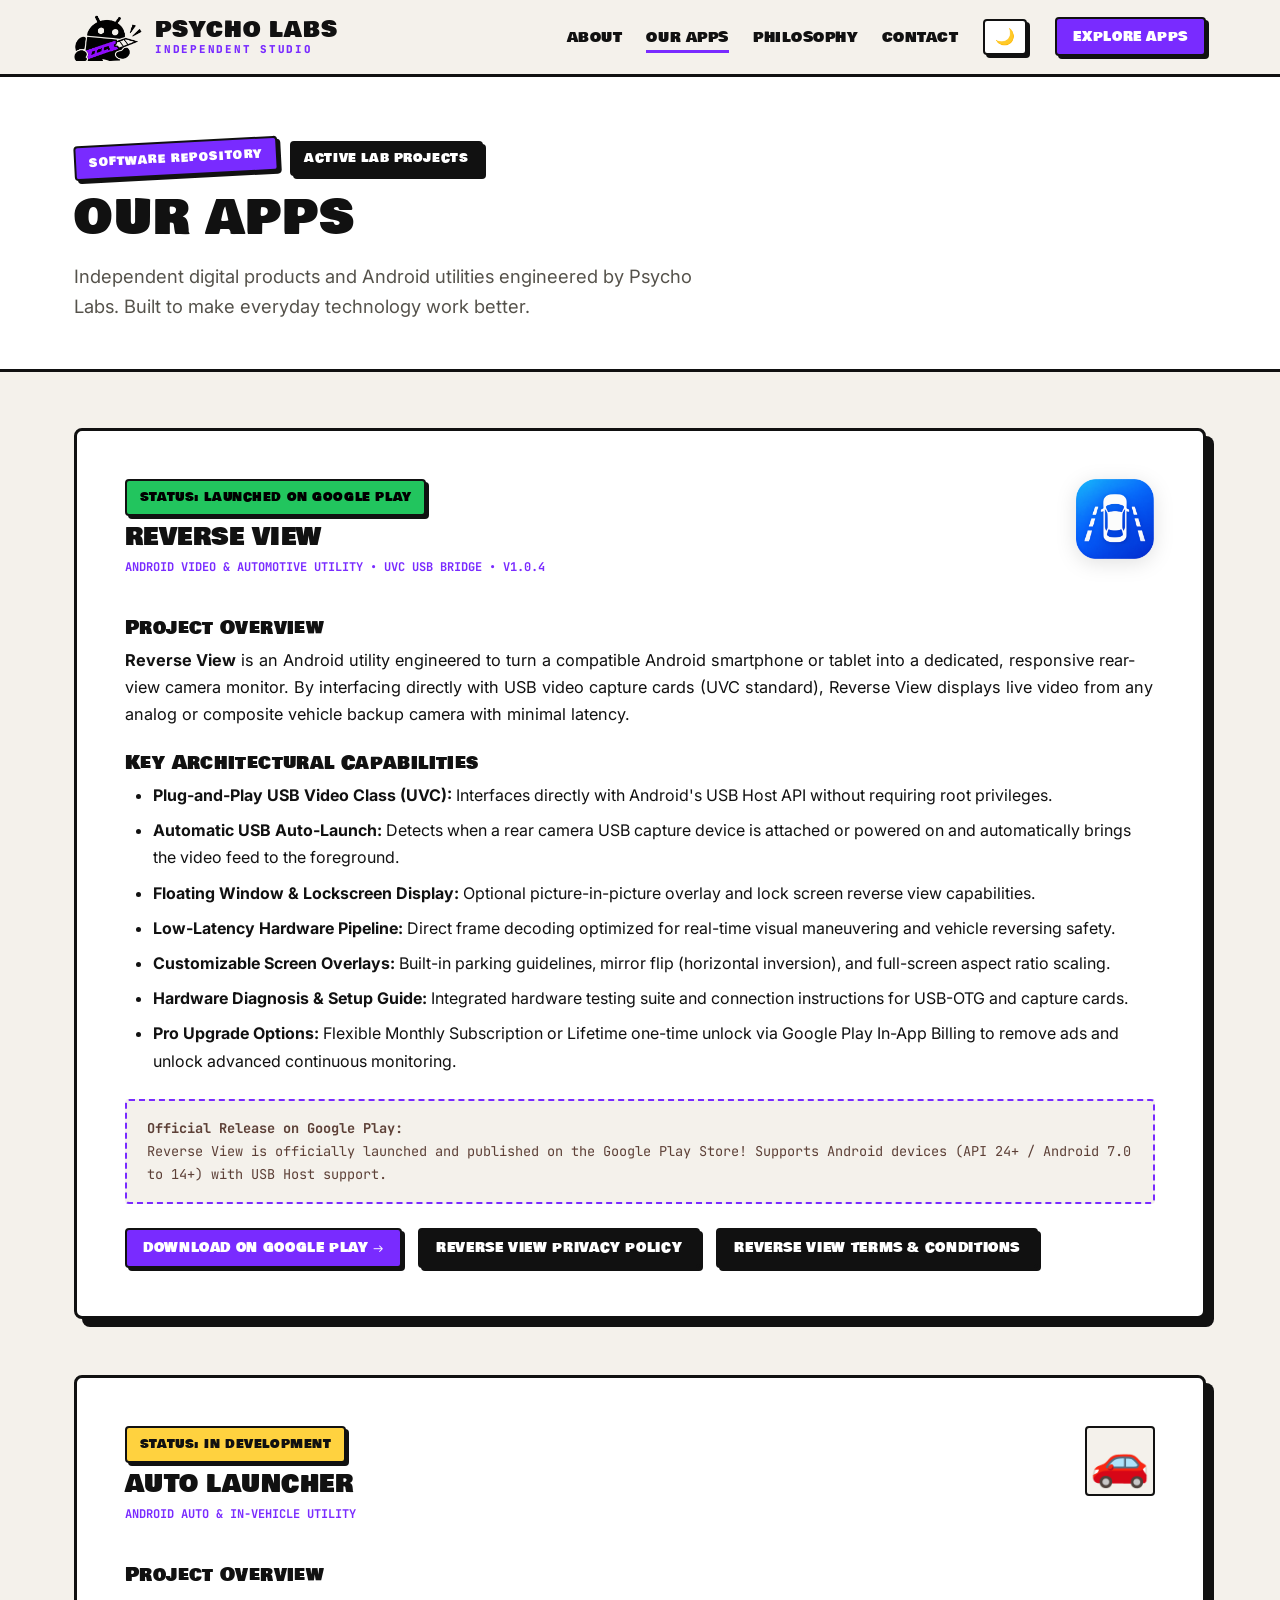
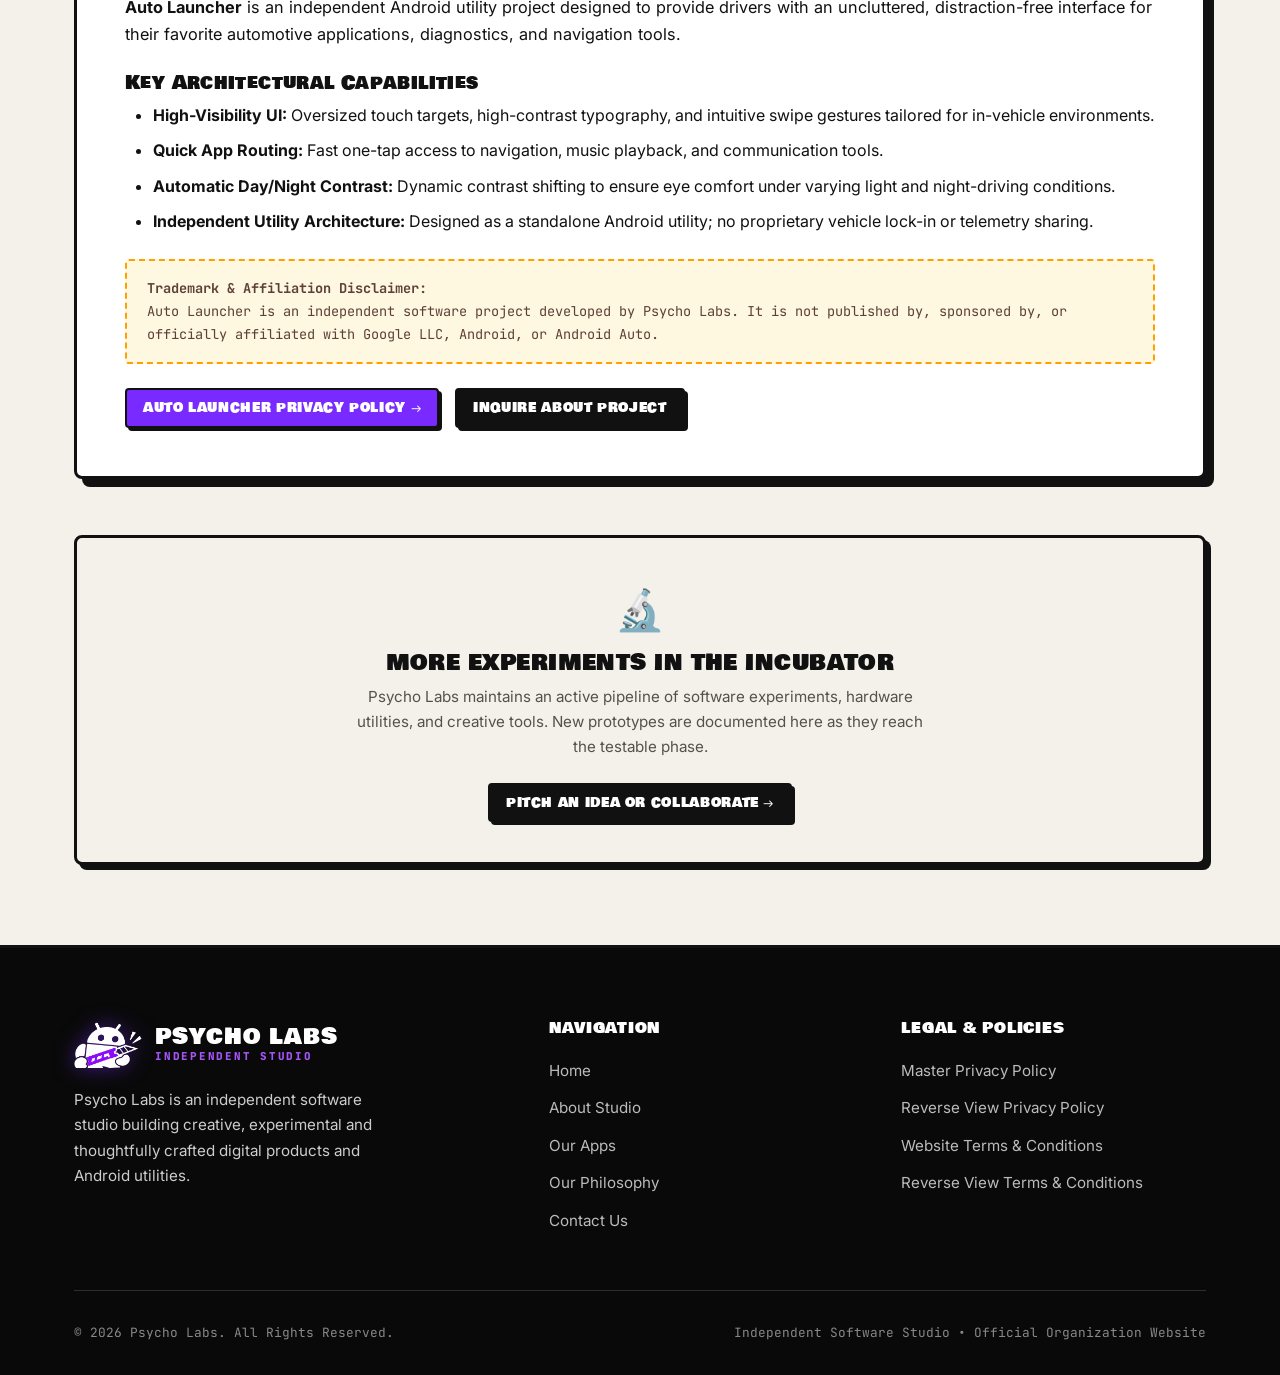
<file: apps.html>
<!DOCTYPE html>
<html lang="en">
<head>
  <meta charset="UTF-8">
  <meta name="viewport" content="width=device-width, initial-scale=1.0">
  <title>Our Apps — Psycho Labs | Independent Android Software Studio</title>
  <meta name="description" content="Explore current Android apps and utilities by Psycho Labs, including the launched Reverse View USB camera monitor and Auto Launcher.">
  <meta name="author" content="Psycho Labs">

  <meta property="og:type" content="website">
  <meta property="og:title" content="Our Apps — Psycho Labs Software Portfolio">
  <meta property="og:description" content="Explore Reverse View and Auto Launcher. Independent Android software built to solve real-world problems.">
  <meta property="og:image" content="assets/images/header-mascot.png">

  <!-- Favicons -->
  <link rel="icon" type="image/png" sizes="32x32" href="assets/icons/favicon-32.png">
  <link rel="icon" type="image/png" sizes="64x64" href="assets/icons/favicon.png">
  <link rel="apple-touch-icon" sizes="192x192" href="assets/icons/favicon-192.png">

  <!-- Fonts: Bowlby One SC (Matches Logo), Inter, JetBrains Mono, Space Grotesk -->
  <link rel="preconnect" href="https://fonts.googleapis.com">
  <link rel="preconnect" href="https://fonts.gstatic.com" crossorigin>
  <link href="https://fonts.googleapis.com/css2?family=Bowlby+One+SC&family=Inter:wght@400;500;600;700&family=JetBrains+Mono:wght@500;700;800&family=Space+Grotesk:wght@600;700;800&display=swap" rel="stylesheet">

  <!-- Inline Theme Init (Prevents Flash of Wrong Theme) -->
  <script>
    (function() {
      try {
        var saved = localStorage.getItem('psycho_theme');
        var prefersDark = window.matchMedia && window.matchMedia('(prefers-color-scheme: dark)').matches;
        var theme = saved || (prefersDark ? 'dark' : 'light');
        document.documentElement.setAttribute('data-theme', theme);
      } catch (e) {}
    })();
  </script>

  <link rel="stylesheet" href="assets/css/styles.css">
</head>
<body>

  <!-- Site Header -->
  <header class="site-header">
    <div class="header-inner">
      <a href="index.html" class="brand-link" aria-label="Psycho Labs Home">
        <img src="assets/images/header-mascot.png" alt="Psycho Labs Mascot" class="header-logo theme-mascot-img">
        <div class="brand-text-block">
          <span class="brand-title">PSYCHO LABS</span>
          <span class="brand-subtitle" data-config="headerTagline">SOFTWARE STUDIO</span>
        </div>
      </a>

      <nav class="nav-links" aria-label="Main Navigation">
        <a href="about.html" class="nav-link">About</a>
        <a href="apps.html" class="nav-link active">Our Apps</a>
        <a href="index.html#philosophy" class="nav-link">Philosophy</a>
        <a href="contact.html" class="nav-link">Contact</a>
        <button class="theme-toggle-btn" aria-label="Toggle Dark/Light Mode" title="Toggle Theme">
          <span class="theme-icon-moon" aria-hidden="true">🌙</span>
          <span class="theme-icon-sun" aria-hidden="true" style="display:none;">☀️</span>
        </button>
        <a href="apps.html" class="btn btn-sm btn-primary nav-cta">Explore Apps</a>
      </nav>

      <button class="mobile-nav-toggle" aria-label="Toggle Navigation Menu" aria-expanded="false">
        <span class="hamburger-box">
          <span class="hamburger-line"></span>
          <span class="hamburger-line"></span>
          <span class="hamburger-line"></span>
        </span>
      </button>
    </div>
  </header>

  <!-- Mobile Drawer -->
  <div class="mobile-drawer" aria-label="Mobile Navigation Drawer">
    <ul class="mobile-nav-list">
      <li class="mobile-nav-item"><a href="index.html">Home</a></li>
      <li class="mobile-nav-item"><a href="about.html">About Studio</a></li>
      <li class="mobile-nav-item"><a href="apps.html">Our Apps</a></li>
      <li class="mobile-nav-item"><a href="index.html#philosophy">Our Philosophy</a></li>
      <li class="mobile-nav-item"><a href="contact.html">Contact Us</a></li>
      <li class="mobile-nav-item"><a href="privacy.html">Privacy Policy</a></li>
      <li class="mobile-nav-item"><a href="terms.html">Terms &amp; Conditions</a></li>
      <li class="mobile-theme-row">
        <span>Theme Mode</span>
        <button class="theme-toggle-btn" aria-label="Toggle Dark/Light Mode">
          <span class="theme-icon-moon" aria-hidden="true">🌙 <span class="theme-toggle-label">Dark</span></span>
          <span class="theme-icon-sun" aria-hidden="true" style="display:none;">☀️ <span class="theme-toggle-label">Light</span></span>
        </button>
      </li>
    </ul>
  </div>

  <main id="main-content">

    <!-- Page Header -->
    <section class="policy-page-header">
      <div class="container">
        <div class="policy-badge-row">
          <span class="sticker purple tilt-left">SOFTWARE REPOSITORY</span>
          <span class="sticker black">ACTIVE LAB PROJECTS</span>
        </div>
        <h1 class="section-title">OUR APPS</h1>
        <p class="section-desc">
          Independent digital products and Android utilities engineered by Psycho Labs. Built to make everyday technology work better.
        </p>
      </div>
    </section>

    <!-- Apps Showcase Section -->
    <section class="policy-content-body">
      <div class="container">

        <!-- App 1: Reverse View Full Deep Dive -->
        <article class="legal-card" id="reverseview" style="margin-bottom: 3.5rem;">
          <div style="display: flex; justify-content: space-between; align-items: flex-start; flex-wrap: wrap; gap: 1rem; margin-bottom: 1.5rem;">
            <div>
              <div class="sticker green" style="margin-bottom: 0.5rem;">STATUS: LAUNCHED ON GOOGLE PLAY</div>
              <h2 style="margin: 0; border: none; padding: 0;">REVERSE VIEW</h2>
              <span class="app-category-tag" style="display: block; margin-top: 0.35rem;">Android Video &amp; Automotive Utility &bull; UVC USB Bridge &bull; v1.0.4</span>
            </div>
            <img src="assets/apps/reverseview.png" alt="Reverse View App Icon" class="app-card-icon" style="width: 80px; height: 80px;">
          </div>

          <h3>Project Overview</h3>
          <p>
            <strong>Reverse View</strong> is an Android utility engineered to turn a compatible Android smartphone or tablet into a dedicated, responsive rear-view camera monitor. By interfacing directly with USB video capture cards (UVC standard), Reverse View displays live video from any analog or composite vehicle backup camera with minimal latency.
          </p>

          <h3>Key Architectural Capabilities</h3>
          <ul>
            <li><strong>Plug-and-Play USB Video Class (UVC):</strong> Interfaces directly with Android's USB Host API without requiring root privileges.</li>
            <li><strong>Automatic USB Auto-Launch:</strong> Detects when a rear camera USB capture device is attached or powered on and automatically brings the video feed to the foreground.</li>
            <li><strong>Floating Window &amp; Lockscreen Display:</strong> Optional picture-in-picture overlay and lock screen reverse view capabilities.</li>
            <li><strong>Low-Latency Hardware Pipeline:</strong> Direct frame decoding optimized for real-time visual maneuvering and vehicle reversing safety.</li>
            <li><strong>Customizable Screen Overlays:</strong> Built-in parking guidelines, mirror flip (horizontal inversion), and full-screen aspect ratio scaling.</li>
            <li><strong>Hardware Diagnosis &amp; Setup Guide:</strong> Integrated hardware testing suite and connection instructions for USB-OTG and capture cards.</li>
            <li><strong>Pro Upgrade Options:</strong> Flexible Monthly Subscription or Lifetime one-time unlock via Google Play In-App Billing to remove ads and unlock advanced continuous monitoring.</li>
          </ul>

          <div class="placeholder-notice" style="background: var(--theme-bg-card-alt); border-color: var(--c-purple);">
            <strong>Official Release on Google Play:</strong><br>
            Reverse View is officially launched and published on the Google Play Store! Supports Android devices (API 24+ / Android 7.0 to 14+) with USB Host support.
          </div>

          <div style="display: flex; gap: 1rem; flex-wrap: wrap; margin-top: 1.5rem;">
            <a href="https://play.google.com/store/apps/details?id=com.psycholabs.reverseview" target="_blank" rel="noopener noreferrer" class="btn btn-sm btn-primary">Download on Google Play &rarr;</a>
            <a href="privacy-reverseview.html" class="btn btn-sm btn-secondary">Reverse View Privacy Policy</a>
            <a href="terms-reverseview.html" class="btn btn-sm btn-secondary">Reverse View Terms &amp; Conditions</a>
          </div>
        </article>

        <!-- App 2: Auto Launcher Full Deep Dive -->
        <article class="legal-card" id="autolauncher" style="margin-bottom: 3.5rem;">
          <div style="display: flex; justify-content: space-between; align-items: flex-start; flex-wrap: wrap; gap: 1rem; margin-bottom: 1.5rem;">
            <div>
              <div class="sticker yellow" style="margin-bottom: 0.5rem;">STATUS: IN DEVELOPMENT</div>
              <h2 style="margin: 0; border: none; padding: 0;">AUTO LAUNCHER</h2>
              <span class="app-category-tag" style="display: block; margin-top: 0.35rem;">Android Auto &amp; In-Vehicle Utility</span>
            </div>
            <div style="font-size: 3rem; background: var(--c-offwhite); border: var(--border-med); border-radius: var(--radius-sm); width: 70px; height: 70px; display: flex; align-items: center; justify-content: center;">
              🚗
            </div>
          </div>

          <h3>Project Overview</h3>
          <p>
            <strong>Auto Launcher</strong> is an independent Android utility project designed to provide drivers with an uncluttered, distraction-free interface for their favorite automotive applications, diagnostics, and navigation tools.
          </p>

          <h3>Key Architectural Capabilities</h3>
          <ul>
            <li><strong>High-Visibility UI:</strong> Oversized touch targets, high-contrast typography, and intuitive swipe gestures tailored for in-vehicle environments.</li>
            <li><strong>Quick App Routing:</strong> Fast one-tap access to navigation, music playback, and communication tools.</li>
            <li><strong>Automatic Day/Night Contrast:</strong> Dynamic contrast shifting to ensure eye comfort under varying light and night-driving conditions.</li>
            <li><strong>Independent Utility Architecture:</strong> Designed as a standalone Android utility; no proprietary vehicle lock-in or telemetry sharing.</li>
          </ul>

          <div class="placeholder-notice">
            <strong>Trademark &amp; Affiliation Disclaimer:</strong><br>
            Auto Launcher is an independent software project developed by Psycho Labs. It is not published by, sponsored by, or officially affiliated with Google LLC, Android, or Android Auto.
          </div>

          <div style="display: flex; gap: 1rem; flex-wrap: wrap; margin-top: 1.5rem;">
            <a href="privacy-autolauncher.html" class="btn btn-sm btn-primary">Auto Launcher Privacy Policy &rarr;</a>
            <a href="contact.html" class="btn btn-sm btn-secondary">Inquire About Project</a>
          </div>
        </article>

        <!-- Easy Future Expansion Notice -->
        <div class="sticker-feature-card" style="text-align: center; padding: 2.5rem 1.5rem;">
          <span style="font-size: 2.5rem; display: block; margin-bottom: 0.5rem;">🔬</span>
          <h3 class="feature-title" style="font-size: 1.4rem; margin-bottom: 0.5rem;">MORE EXPERIMENTS IN THE INCUBATOR</h3>
          <p class="feature-text" style="max-width: 580px; margin: 0 auto 1.5rem;">
            Psycho Labs maintains an active pipeline of software experiments, hardware utilities, and creative tools. New prototypes are documented here as they reach the testable phase.
          </p>
          <a href="contact.html" class="btn btn-sm btn-secondary">Pitch An Idea or Collaborate &rarr;</a>
        </div>

      </div>
    </section>

  </main>

  <!-- Site Footer -->
  <footer class="site-footer">
    <div class="container">
      <div class="footer-top">
        <div class="footer-brand-col">
          <a href="index.html" class="brand-link">
            <img src="assets/images/header-mascot-dark.png" alt="Psycho Labs Mascot" class="footer-logo">
            <div class="brand-text-block">
              <span class="brand-title" style="color: #FFFFFF;">PSYCHO LABS</span>
              <span class="brand-subtitle" style="color: var(--c-violet);" data-config="headerTagline">SOFTWARE STUDIO</span>
            </div>
          </a>
          <p class="footer-bio">
            Psycho Labs is an independent software studio building creative, experimental and thoughtfully crafted digital products and Android utilities.
          </p>
        </div>

        <div class="footer-col">
          <h4 class="footer-heading">Navigation</h4>
          <ul class="footer-links">
            <li><a href="index.html">Home</a></li>
            <li><a href="about.html">About Studio</a></li>
            <li><a href="apps.html">Our Apps</a></li>
            <li><a href="index.html#philosophy">Our Philosophy</a></li>
            <li><a href="contact.html">Contact Us</a></li>
          </ul>
        </div>

        <div class="footer-col">
          <h4 class="footer-heading">Legal &amp; Policies</h4>
          <ul class="footer-links">
            <li><a href="privacy.html">Master Privacy Policy</a></li>
            <li><a href="privacy-reverseview.html">Reverse View Privacy Policy</a></li>
            <li><a href="terms.html">Website Terms &amp; Conditions</a></li>
            <li><a href="terms-reverseview.html">Reverse View Terms &amp; Conditions</a></li>
          </ul>
        </div>
      </div>

      <div class="footer-bottom">
        <div>
          &copy; <span class="current-year">2026</span> <span data-config="studioName">Psycho Labs</span>. All Rights Reserved.
        </div>
        <div>
          Independent Software Studio &bull; Official Organization Website
        </div>
      </div>
    </div>
  </footer>

  <script src="assets/js/config.js"></script>
  <script src="assets/js/script.js"></script>
</body>
</html>
</file>
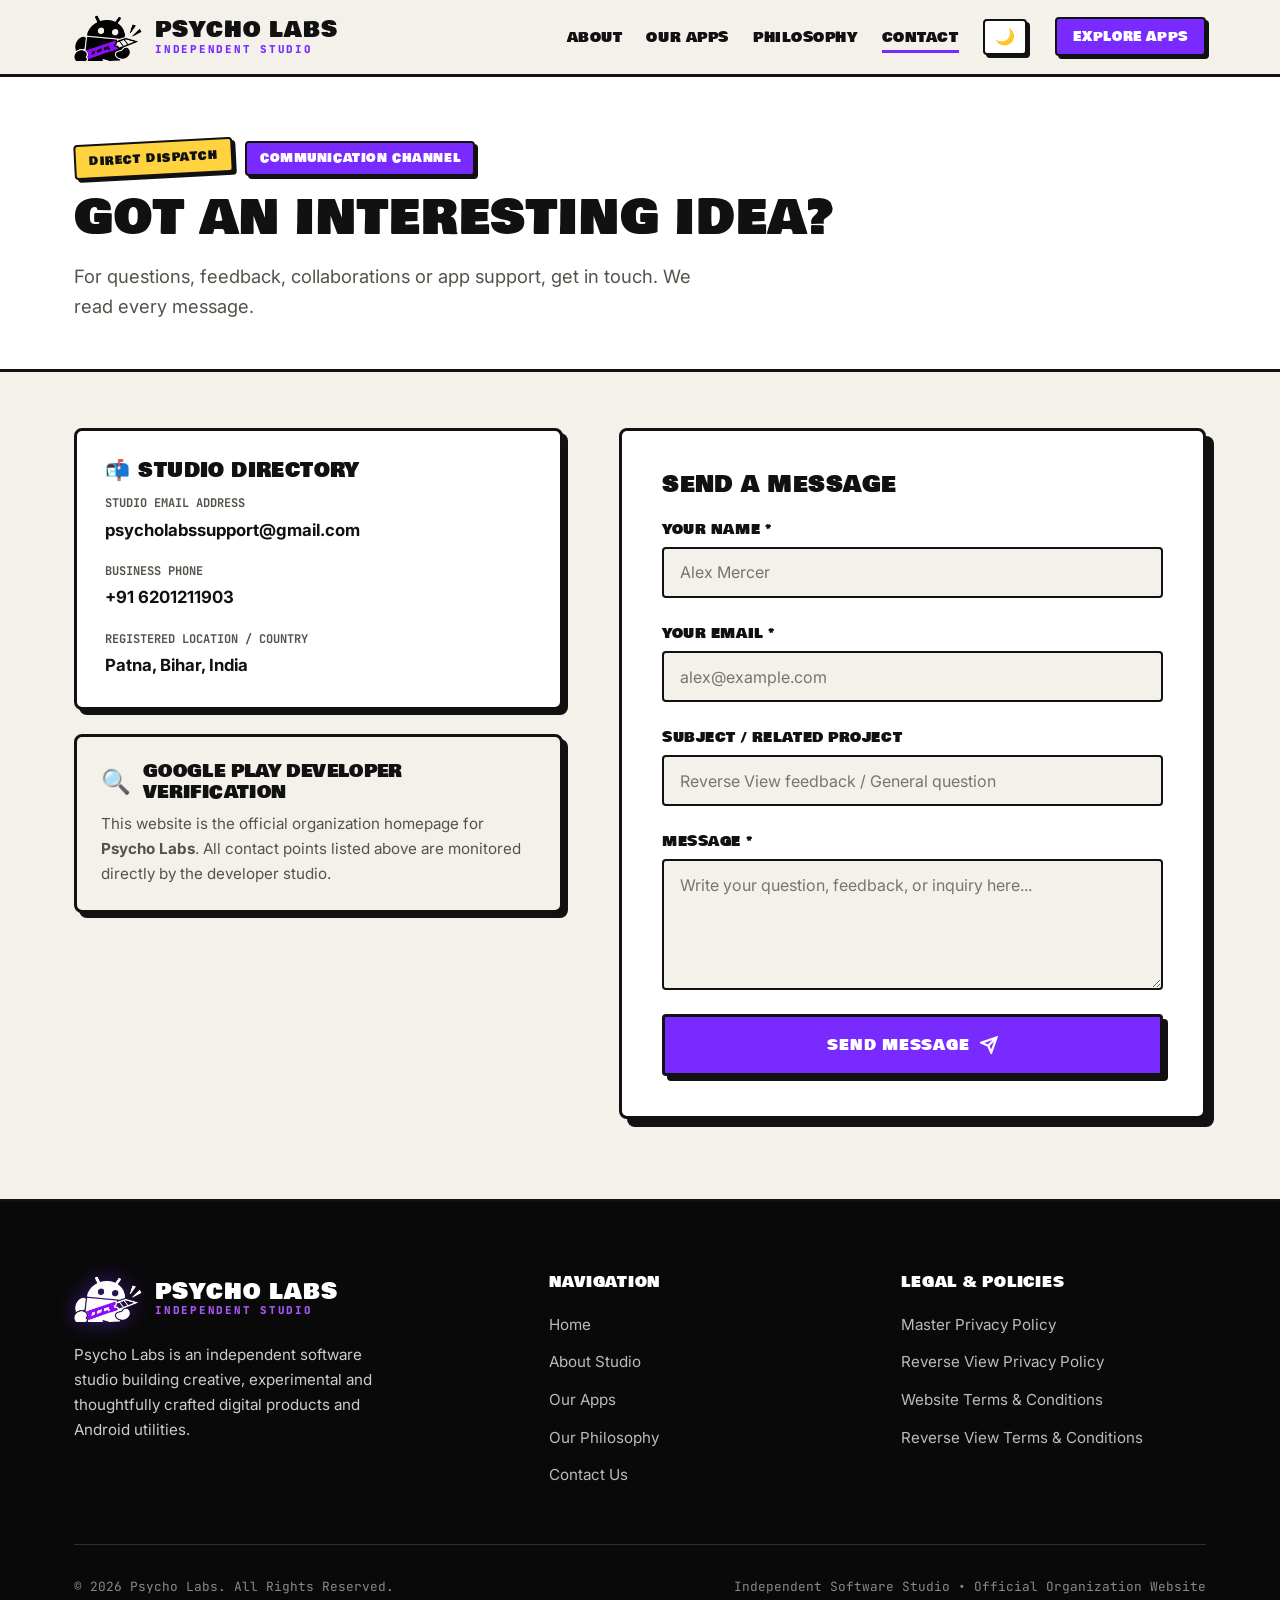
<file: contact.html>
<!DOCTYPE html>
<html lang="en">
<head>
  <meta charset="UTF-8">
  <meta name="viewport" content="width=device-width, initial-scale=1.0">
  <title>Contact Us — Psycho Labs | Official Developer Studio Contact</title>
  <meta name="description" content="Get in touch with Psycho Labs for app support, technical feedback, hardware inquiries, or business communication.">
  <meta name="author" content="Psycho Labs">

  <meta property="og:type" content="website">
  <meta property="og:title" content="Contact Psycho Labs">
  <meta property="og:description" content="Reach out to the developers at Psycho Labs. Direct communication channel for software and Android app inquiries.">
  <meta property="og:image" content="assets/images/header-mascot.png">

  <!-- Favicons -->
  <link rel="icon" type="image/png" sizes="32x32" href="assets/icons/favicon-32.png">
  <link rel="icon" type="image/png" sizes="64x64" href="assets/icons/favicon.png">
  <link rel="apple-touch-icon" sizes="192x192" href="assets/icons/favicon-192.png">

  <!-- Fonts: Bowlby One SC (Matches Logo), Inter, JetBrains Mono, Space Grotesk -->
  <link rel="preconnect" href="https://fonts.googleapis.com">
  <link rel="preconnect" href="https://fonts.gstatic.com" crossorigin>
  <link href="https://fonts.googleapis.com/css2?family=Bowlby+One+SC&family=Inter:wght@400;500;600;700&family=JetBrains+Mono:wght@500;700;800&family=Space+Grotesk:wght@600;700;800&display=swap" rel="stylesheet">

  <!-- Inline Theme Init (Prevents Flash of Wrong Theme) -->
  <script>
    (function() {
      try {
        var saved = localStorage.getItem('psycho_theme');
        var prefersDark = window.matchMedia && window.matchMedia('(prefers-color-scheme: dark)').matches;
        var theme = saved || (prefersDark ? 'dark' : 'light');
        document.documentElement.setAttribute('data-theme', theme);
      } catch (e) {}
    })();
  </script>

  <link rel="stylesheet" href="assets/css/styles.css">
</head>
<body>

  <!-- Site Header -->
  <header class="site-header">
    <div class="header-inner">
      <a href="index.html" class="brand-link" aria-label="Psycho Labs Home">
        <img src="assets/images/header-mascot.png" alt="Psycho Labs Mascot" class="header-logo theme-mascot-img">
        <div class="brand-text-block">
          <span class="brand-title">PSYCHO LABS</span>
          <span class="brand-subtitle" data-config="headerTagline">SOFTWARE STUDIO</span>
        </div>
      </a>

      <nav class="nav-links" aria-label="Main Navigation">
        <a href="about.html" class="nav-link">About</a>
        <a href="apps.html" class="nav-link">Our Apps</a>
        <a href="index.html#philosophy" class="nav-link">Philosophy</a>
        <a href="contact.html" class="nav-link active">Contact</a>
        <button class="theme-toggle-btn" aria-label="Toggle Dark/Light Mode" title="Toggle Theme">
          <span class="theme-icon-moon" aria-hidden="true">🌙</span>
          <span class="theme-icon-sun" aria-hidden="true" style="display:none;">☀️</span>
        </button>
        <a href="apps.html" class="btn btn-sm btn-primary nav-cta">Explore Apps</a>
      </nav>

      <button class="mobile-nav-toggle" aria-label="Toggle Navigation Menu" aria-expanded="false">
        <span class="hamburger-box">
          <span class="hamburger-line"></span>
          <span class="hamburger-line"></span>
          <span class="hamburger-line"></span>
        </span>
      </button>
    </div>
  </header>

  <!-- Mobile Drawer -->
  <div class="mobile-drawer" aria-label="Mobile Navigation Drawer">
    <ul class="mobile-nav-list">
      <li class="mobile-nav-item"><a href="index.html">Home</a></li>
      <li class="mobile-nav-item"><a href="about.html">About Studio</a></li>
      <li class="mobile-nav-item"><a href="apps.html">Our Apps</a></li>
      <li class="mobile-nav-item"><a href="index.html#philosophy">Our Philosophy</a></li>
      <li class="mobile-nav-item"><a href="contact.html">Contact Us</a></li>
      <li class="mobile-nav-item"><a href="privacy.html">Privacy Policy</a></li>
      <li class="mobile-nav-item"><a href="terms.html">Terms &amp; Conditions</a></li>
      <li class="mobile-theme-row">
        <span>Theme Mode</span>
        <button class="theme-toggle-btn" aria-label="Toggle Dark/Light Mode">
          <span class="theme-icon-moon" aria-hidden="true">🌙 <span class="theme-toggle-label">Dark</span></span>
          <span class="theme-icon-sun" aria-hidden="true" style="display:none;">☀️ <span class="theme-toggle-label">Light</span></span>
        </button>
      </li>
    </ul>
  </div>

  <main id="main-content">

    <!-- Page Header -->
    <section class="policy-page-header">
      <div class="container">
        <div class="policy-badge-row">
          <span class="sticker yellow tilt-left">DIRECT DISPATCH</span>
          <span class="sticker purple">COMMUNICATION CHANNEL</span>
        </div>
        <h1 class="section-title">GOT AN INTERESTING IDEA?</h1>
        <p class="section-desc">
          For questions, feedback, collaborations or app support, get in touch. We read every message.
        </p>
      </div>
    </section>

    <!-- Main Content -->
    <section class="policy-content-body">
      <div class="container">
        
        <div class="contact-grid">
          
          <!-- Left Info Cards -->
          <div class="contact-info-panel">
            
            <div class="contact-info-card">
              <h2 class="contact-info-title">
                <span>📬</span> Studio Directory
              </h2>
              
              <!-- Single unified email address per user request -->
              <div class="contact-item">
                <span class="contact-label">Studio Email Address</span>
                <span class="contact-value">
                  <a href="mailto:psycholabssupport@gmail.com" data-config="email">psycholabssupport@gmail.com</a>
                </span>
              </div>

              <div class="contact-item">
                <span class="contact-label">Business Phone</span>
                <span class="contact-value" data-config="businessPhone">[Optional Business Phone]</span>
              </div>

              <div class="contact-item">
                <span class="contact-label">Registered Location / Country</span>
                <span class="contact-value" data-config="businessLocation">[City, Country]</span>
              </div>
            </div>

            <div class="sticker-feature-card">
              <div class="feature-card-header">
                <span class="feature-icon">🔍</span>
                <h3 class="feature-title" style="font-size: 1.15rem;">Google Play Developer Verification</h3>
              </div>
              <p class="feature-text">
                This website is the official organization homepage for <strong>Psycho Labs</strong>. All contact points listed above are monitored directly by the developer studio.
              </p>
            </div>

          </div>

          <!-- Right Contact Form -->
          <div class="contact-form-card">
            <h2 style="font-size: 1.45rem; text-transform: uppercase; margin-bottom: 1.25rem;">Send A Message</h2>

            <form class="contact-form-element" action="https://formspree.io/f/moeerlqd" method="POST">
              
              <div class="form-group">
                <label for="name" class="form-label">Your Name *</label>
                <input type="text" id="name" name="name" required placeholder="Alex Mercer" class="form-input">
              </div>

              <div class="form-group">
                <label for="email" class="form-label">Your Email *</label>
                <input type="email" id="email" name="email" required placeholder="alex@example.com" class="form-input">
              </div>

              <div class="form-group">
                <label for="subject" class="form-label">Subject / Related Project</label>
                <input type="text" id="subject" name="subject" placeholder="Reverse View feedback / General question" class="form-input">
              </div>

              <div class="form-group">
                <label for="message" class="form-label">Message *</label>
                <textarea id="message" name="message" rows="5" required placeholder="Write your question, feedback, or inquiry here..." class="form-textarea"></textarea>
              </div>

              <button type="submit" class="btn btn-primary form-submit-btn">
                <span>SEND MESSAGE</span>
                <svg width="18" height="18" viewBox="0 0 24 24" fill="none" stroke="currentColor" stroke-width="3"><line x1="22" y1="2" x2="11" y2="13"></line><polygon points="22 2 15 22 11 13 2 9 22 2"></polygon></svg>
              </button>

            </form>

            <div class="form-feedback-message"></div>

          </div>

        </div>

      </div>
    </section>

  </main>

  <!-- Site Footer -->
  <footer class="site-footer">
    <div class="container">
      <div class="footer-top">
        <div class="footer-brand-col">
          <a href="index.html" class="brand-link">
            <img src="assets/images/header-mascot-dark.png" alt="Psycho Labs Mascot" class="footer-logo">
            <div class="brand-text-block">
              <span class="brand-title" style="color: #FFFFFF;">PSYCHO LABS</span>
              <span class="brand-subtitle" style="color: var(--c-violet);" data-config="headerTagline">SOFTWARE STUDIO</span>
            </div>
          </a>
          <p class="footer-bio">
            Psycho Labs is an independent software studio building creative, experimental and thoughtfully crafted digital products and Android utilities.
          </p>
        </div>

        <div class="footer-col">
          <h4 class="footer-heading">Navigation</h4>
          <ul class="footer-links">
            <li><a href="index.html">Home</a></li>
            <li><a href="about.html">About Studio</a></li>
            <li><a href="apps.html">Our Apps</a></li>
            <li><a href="index.html#philosophy">Our Philosophy</a></li>
            <li><a href="contact.html">Contact Us</a></li>
          </ul>
        </div>

        <div class="footer-col">
          <h4 class="footer-heading">Legal &amp; Policies</h4>
          <ul class="footer-links">
            <li><a href="privacy.html">Master Privacy Policy</a></li>
            <li><a href="privacy-reverseview.html">Reverse View Privacy Policy</a></li>
            <li><a href="terms.html">Website Terms &amp; Conditions</a></li>
            <li><a href="terms-reverseview.html">Reverse View Terms &amp; Conditions</a></li>
          </ul>
        </div>
      </div>

      <div class="footer-bottom">
        <div>
          &copy; <span class="current-year">2026</span> <span data-config="studioName">Psycho Labs</span>. All Rights Reserved.
        </div>
        <div>
          Independent Software Studio &bull; Official Organization Website
        </div>
      </div>
    </div>
  </footer>

  <script src="assets/js/config.js"></script>
  <script src="assets/js/script.js"></script>
</body>
</html>
</file>
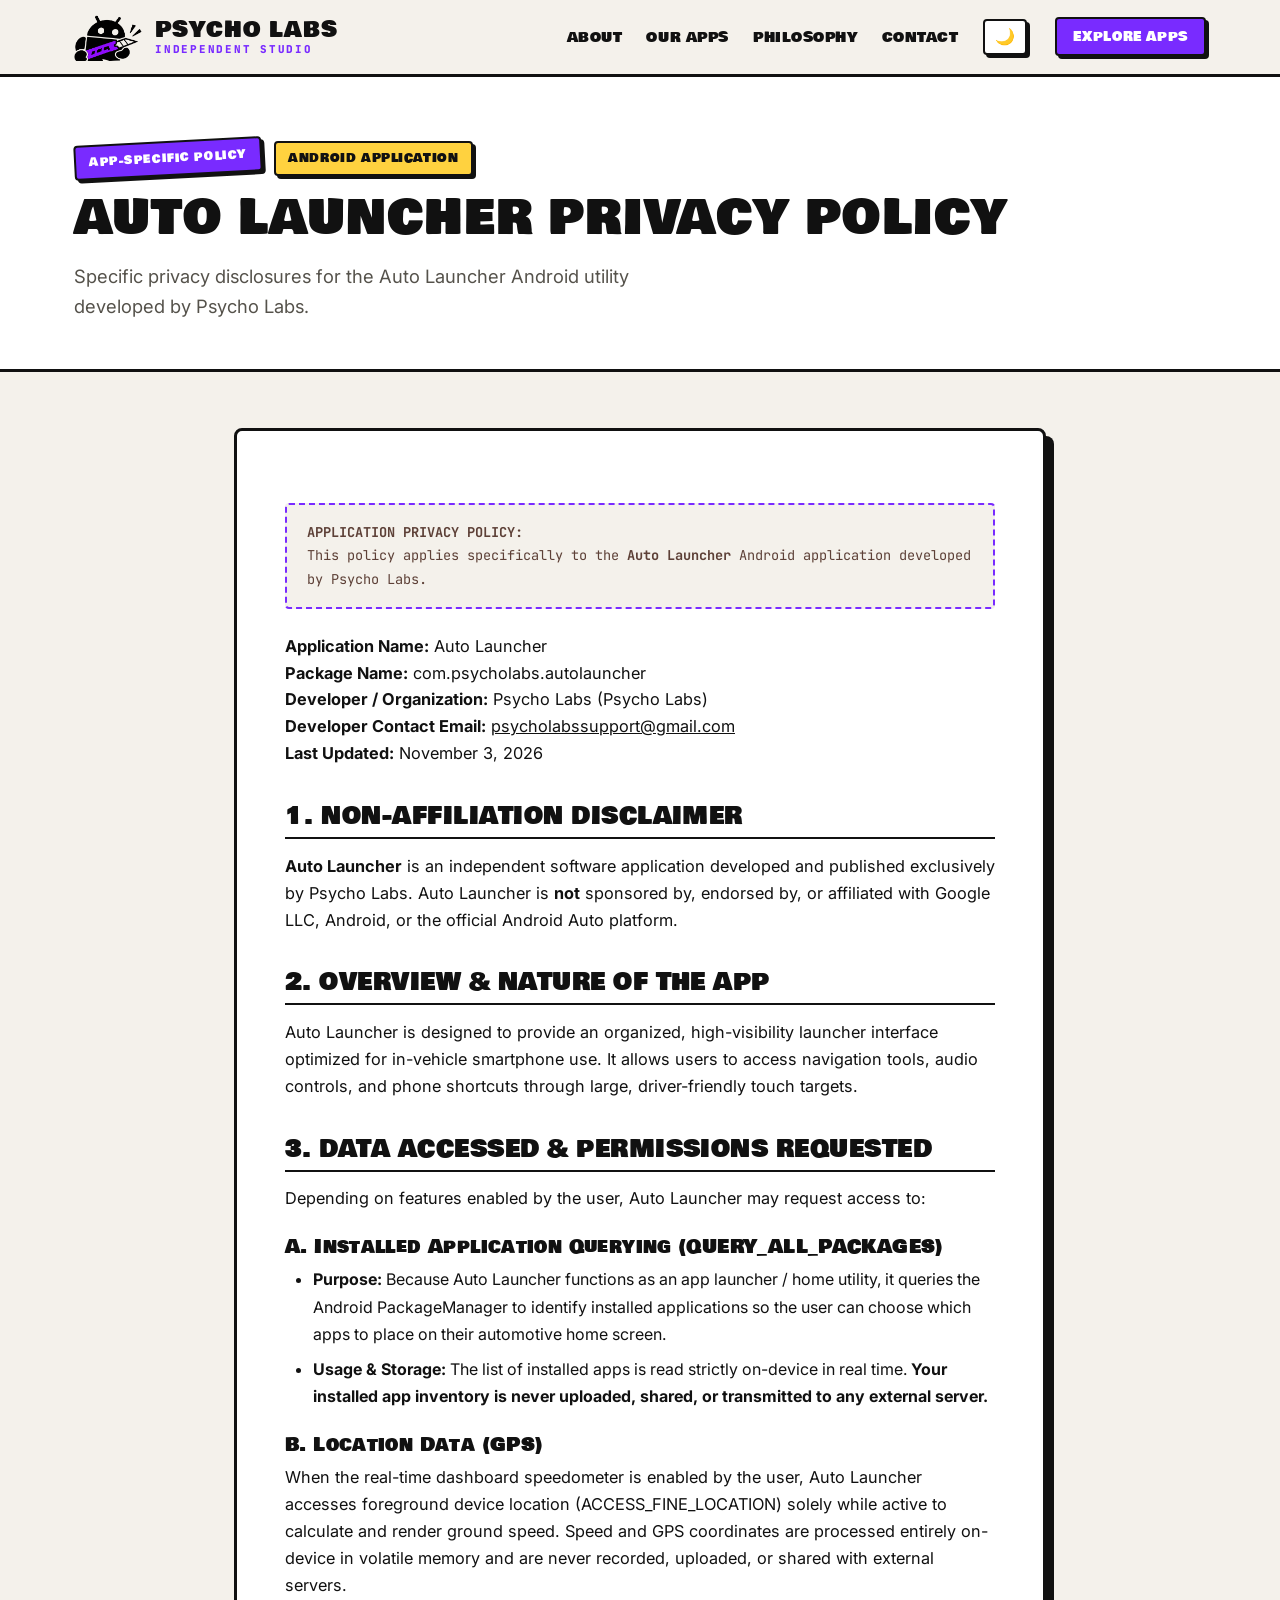
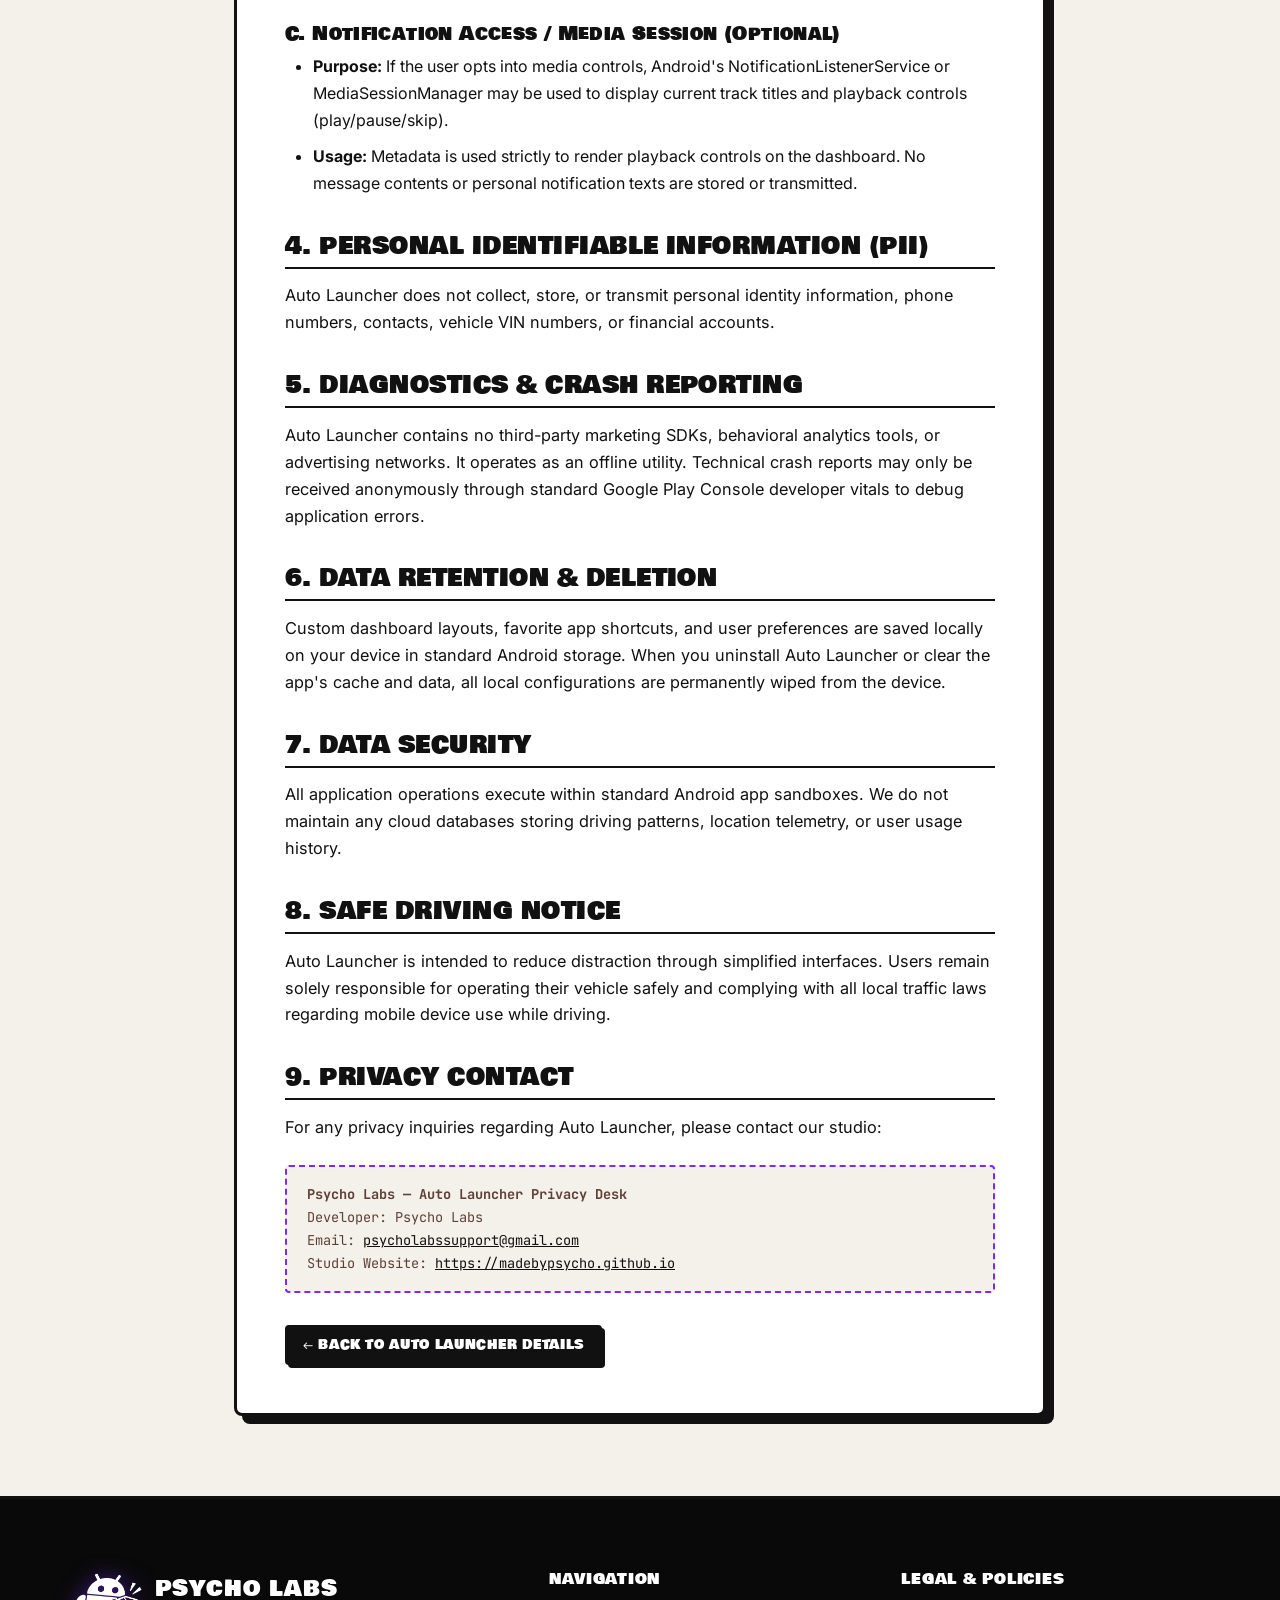
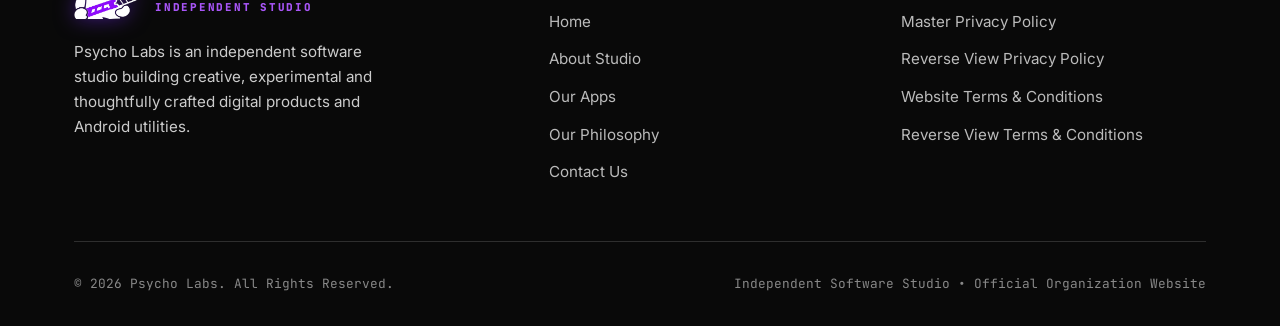
<file: privacy-autolauncher.html>
<!DOCTYPE html>
<html lang="en">
<head>
  <meta charset="UTF-8">
  <meta name="viewport" content="width=device-width, initial-scale=1.0">
  <title>Auto Launcher Privacy Policy — Psycho Labs</title>
  <meta name="description" content="Dedicated Privacy Policy for Auto Launcher Android application by Psycho Labs. Transparent details on permissions, local processing, and data handling.">
  <meta name="author" content="Psycho Labs">

  <meta property="og:type" content="website">
  <meta property="og:title" content="Auto Launcher Privacy Policy — Psycho Labs">
  <meta property="og:description" content="Privacy practices and disclosures for the Auto Launcher Android utility.">
  <meta property="og:image" content="assets/images/header-mascot.png">

  <!-- Favicons -->
  <link rel="icon" type="image/png" sizes="32x32" href="assets/icons/favicon-32.png">
  <link rel="icon" type="image/png" sizes="64x64" href="assets/icons/favicon.png">
  <link rel="apple-touch-icon" sizes="192x192" href="assets/icons/favicon-192.png">

  <!-- Fonts: Bowlby One SC (Matches Logo), Inter, JetBrains Mono, Space Grotesk -->
  <link rel="preconnect" href="https://fonts.googleapis.com">
  <link rel="preconnect" href="https://fonts.gstatic.com" crossorigin>
  <link href="https://fonts.googleapis.com/css2?family=Bowlby+One+SC&family=Inter:wght@400;500;600;700&family=JetBrains+Mono:wght@500;700;800&family=Space+Grotesk:wght@600;700;800&display=swap" rel="stylesheet">

  <!-- Inline Theme Init (Prevents Flash of Wrong Theme) -->
  <script>
    (function() {
      try {
        var saved = localStorage.getItem('psycho_theme');
        var prefersDark = window.matchMedia && window.matchMedia('(prefers-color-scheme: dark)').matches;
        var theme = saved || (prefersDark ? 'dark' : 'light');
        document.documentElement.setAttribute('data-theme', theme);
      } catch (e) {}
    })();
  </script>

  <link rel="stylesheet" href="assets/css/styles.css">
</head>
<body>

  <!-- Site Header -->
  <header class="site-header">
    <div class="header-inner">
      <a href="index.html" class="brand-link" aria-label="Psycho Labs Home">
        <img src="assets/images/header-mascot.png" alt="Psycho Labs Mascot" class="header-logo theme-mascot-img">
        <div class="brand-text-block">
          <span class="brand-title">PSYCHO LABS</span>
          <span class="brand-subtitle" data-config="headerTagline">SOFTWARE STUDIO</span>
        </div>
      </a>

      <nav class="nav-links" aria-label="Main Navigation">
        <a href="about.html" class="nav-link">About</a>
        <a href="apps.html" class="nav-link">Our Apps</a>
        <a href="index.html#philosophy" class="nav-link">Philosophy</a>
        <a href="contact.html" class="nav-link">Contact</a>
        <button class="theme-toggle-btn" aria-label="Toggle Dark/Light Mode" title="Toggle Theme">
          <span class="theme-icon-moon" aria-hidden="true">🌙</span>
          <span class="theme-icon-sun" aria-hidden="true" style="display:none;">☀️</span>
        </button>
        <a href="apps.html" class="btn btn-sm btn-primary nav-cta">Explore Apps</a>
      </nav>

      <button class="mobile-nav-toggle" aria-label="Toggle Navigation Menu" aria-expanded="false">
        <span class="hamburger-box">
          <span class="hamburger-line"></span>
          <span class="hamburger-line"></span>
          <span class="hamburger-line"></span>
        </span>
      </button>
    </div>
  </header>

  <!-- Mobile Drawer -->
  <div class="mobile-drawer" aria-label="Mobile Navigation Drawer">
    <ul class="mobile-nav-list">
      <li class="mobile-nav-item"><a href="index.html">Home</a></li>
      <li class="mobile-nav-item"><a href="about.html">About Studio</a></li>
      <li class="mobile-nav-item"><a href="apps.html">Our Apps</a></li>
      <li class="mobile-nav-item"><a href="index.html#philosophy">Our Philosophy</a></li>
      <li class="mobile-nav-item"><a href="contact.html">Contact Us</a></li>
      <li class="mobile-nav-item"><a href="privacy.html">Privacy Policy</a></li>
      <li class="mobile-nav-item"><a href="terms.html">Terms &amp; Conditions</a></li>
      <li class="mobile-theme-row">
        <span>Theme Mode</span>
        <button class="theme-toggle-btn" aria-label="Toggle Dark/Light Mode">
          <span class="theme-icon-moon" aria-hidden="true">🌙 <span class="theme-toggle-label">Dark</span></span>
          <span class="theme-icon-sun" aria-hidden="true" style="display:none;">☀️ <span class="theme-toggle-label">Light</span></span>
        </button>
      </li>
    </ul>
  </div>

  <main id="main-content">

    <!-- Page Header -->
    <section class="policy-page-header">
      <div class="container">
        <div class="policy-badge-row">
          <span class="sticker purple tilt-left">APP-SPECIFIC POLICY</span>
          <span class="sticker yellow">ANDROID APPLICATION</span>
        </div>
        <h1 class="section-title">AUTO LAUNCHER PRIVACY POLICY</h1>
        <p class="section-desc">
          Specific privacy disclosures for the Auto Launcher Android utility developed by Psycho Labs.
        </p>
      </div>
    </section>

    <!-- Main Content -->
    <section class="policy-content-body">
      <div class="container container-narrow">
        
        <div class="legal-card">
          
          <div class="placeholder-notice" style="background: var(--theme-bg-card-alt); border-color: var(--c-purple);">
            <strong>APPLICATION PRIVACY POLICY:</strong><br>
            This policy applies specifically to the <strong>Auto Launcher</strong> Android application developed by Psycho Labs.
          </div>

          <p>
            <strong>Application Name:</strong> Auto Launcher<br>
            <strong>Package Name:</strong> com.psycholabs.autolauncher<br>
            <strong>Developer / Organization:</strong> Psycho Labs (<span data-config="legalEntityName">Psycho Labs</span>)<br>
            <strong>Developer Contact Email:</strong> <a href="mailto:psycholabssupport@gmail.com" data-config="email" style="text-decoration: underline;">psycholabssupport@gmail.com</a><br>
            <strong>Last Updated:</strong> November 3, 2026
          </p>

          <h2>1. NON-AFFILIATION DISCLAIMER</h2>
          <p>
            <strong>Auto Launcher</strong> is an independent software application developed and published exclusively by Psycho Labs. Auto Launcher is <strong>not</strong> sponsored by, endorsed by, or affiliated with Google LLC, Android, or the official Android Auto platform.
          </p>

          <h2>2. OVERVIEW &amp; NATURE OF THE APP</h2>
          <p>
            Auto Launcher is designed to provide an organized, high-visibility launcher interface optimized for in-vehicle smartphone use. It allows users to access navigation tools, audio controls, and phone shortcuts through large, driver-friendly touch targets.
          </p>

          <h2>3. DATA ACCESSED &amp; PERMISSIONS REQUESTED</h2>
          <p>
            Depending on features enabled by the user, Auto Launcher may request access to:
          </p>

          <h3>A. Installed Application Querying (QUERY_ALL_PACKAGES)</h3>
          <ul>
            <li><strong>Purpose:</strong> Because Auto Launcher functions as an app launcher / home utility, it queries the Android PackageManager to identify installed applications so the user can choose which apps to place on their automotive home screen.</li>
            <li><strong>Usage &amp; Storage:</strong> The list of installed apps is read strictly on-device in real time. <strong>Your installed app inventory is never uploaded, shared, or transmitted to any external server.</strong></li>
          </ul>

          <h3>B. Location Data (GPS)</h3>
          <p>
            When the real-time dashboard speedometer is enabled by the user, Auto Launcher accesses foreground device location (ACCESS_FINE_LOCATION) solely while active to calculate and render ground speed. Speed and GPS coordinates are processed entirely on-device in volatile memory and are never recorded, uploaded, or shared with external servers.
          </p>

          <h3>C. Notification Access / Media Session (Optional)</h3>
          <ul>
            <li><strong>Purpose:</strong> If the user opts into media controls, Android's NotificationListenerService or MediaSessionManager may be used to display current track titles and playback controls (play/pause/skip).</li>
            <li><strong>Usage:</strong> Metadata is used strictly to render playback controls on the dashboard. No message contents or personal notification texts are stored or transmitted.</li>
          </ul>

          <h2>4. PERSONAL IDENTIFIABLE INFORMATION (PII)</h2>
          <p>
            Auto Launcher does not collect, store, or transmit personal identity information, phone numbers, contacts, vehicle VIN numbers, or financial accounts.
          </p>

          <h2>5. DIAGNOSTICS &amp; CRASH REPORTING</h2>
          <p>
            Auto Launcher contains no third-party marketing SDKs, behavioral analytics tools, or advertising networks. It operates as an offline utility. Technical crash reports may only be received anonymously through standard Google Play Console developer vitals to debug application errors.
          </p>

          <h2>6. DATA RETENTION &amp; DELETION</h2>
          <p>
            Custom dashboard layouts, favorite app shortcuts, and user preferences are saved locally on your device in standard Android storage. When you uninstall Auto Launcher or clear the app's cache and data, all local configurations are permanently wiped from the device.
          </p>

          <h2>7. DATA SECURITY</h2>
          <p>
            All application operations execute within standard Android app sandboxes. We do not maintain any cloud databases storing driving patterns, location telemetry, or user usage history.
          </p>

          <h2>8. SAFE DRIVING NOTICE</h2>
          <p>
            Auto Launcher is intended to reduce distraction through simplified interfaces. Users remain solely responsible for operating their vehicle safely and complying with all local traffic laws regarding mobile device use while driving.
          </p>

          <h2>9. PRIVACY CONTACT</h2>
          <p>
            For any privacy inquiries regarding Auto Launcher, please contact our studio:
          </p>
          <div class="placeholder-notice" style="background: var(--theme-bg-card-alt); border-color: var(--c-purple);">
            <strong>Psycho Labs — Auto Launcher Privacy Desk</strong><br>
            Developer: Psycho Labs<br>
            Email: <a href="mailto:psycholabssupport@gmail.com" data-config="email" style="text-decoration: underline;">psycholabssupport@gmail.com</a><br>
            Studio Website: <a href="https://madebypsycho.github.io" data-config="websiteUrl" style="text-decoration: underline;">https://madebypsycho.github.io</a>
          </div>

          <div style="margin-top: 2rem;">
            <a href="apps.html#autolauncher" class="btn btn-sm btn-secondary">&larr; Back to Auto Launcher Details</a>
          </div>

        </div>

      </div>
    </section>

  </main>

  <!-- Site Footer -->
  <footer class="site-footer">
    <div class="container">
      <div class="footer-top">
        <div class="footer-brand-col">
          <a href="index.html" class="brand-link">
            <img src="assets/images/header-mascot-dark.png" alt="Psycho Labs Mascot" class="footer-logo">
            <div class="brand-text-block">
              <span class="brand-title" style="color: #FFFFFF;">PSYCHO LABS</span>
              <span class="brand-subtitle" style="color: var(--c-violet);" data-config="headerTagline">SOFTWARE STUDIO</span>
            </div>
          </a>
          <p class="footer-bio">
            Psycho Labs is an independent software studio building creative, experimental and thoughtfully crafted digital products and Android utilities.
          </p>
        </div>

        <div class="footer-col">
          <h4 class="footer-heading">Navigation</h4>
          <ul class="footer-links">
            <li><a href="index.html">Home</a></li>
            <li><a href="about.html">About Studio</a></li>
            <li><a href="apps.html">Our Apps</a></li>
            <li><a href="index.html#philosophy">Our Philosophy</a></li>
            <li><a href="contact.html">Contact Us</a></li>
          </ul>
        </div>

        <div class="footer-col">
          <h4 class="footer-heading">Legal &amp; Policies</h4>
          <ul class="footer-links">
            <li><a href="privacy.html">Master Privacy Policy</a></li>
            <li><a href="privacy-reverseview.html">Reverse View Privacy Policy</a></li>
            <li><a href="terms.html">Website Terms &amp; Conditions</a></li>
            <li><a href="terms-reverseview.html">Reverse View Terms &amp; Conditions</a></li>
          </ul>
        </div>
      </div>

      <div class="footer-bottom">
        <div>
          &copy; <span class="current-year">2026</span> <span data-config="studioName">Psycho Labs</span>. All Rights Reserved.
        </div>
        <div>
          Independent Software Studio &bull; Official Organization Website
        </div>
      </div>
    </div>
  </footer>

  <script src="assets/js/config.js"></script>
  <script src="assets/js/script.js"></script>
</body>
</html>
</file>
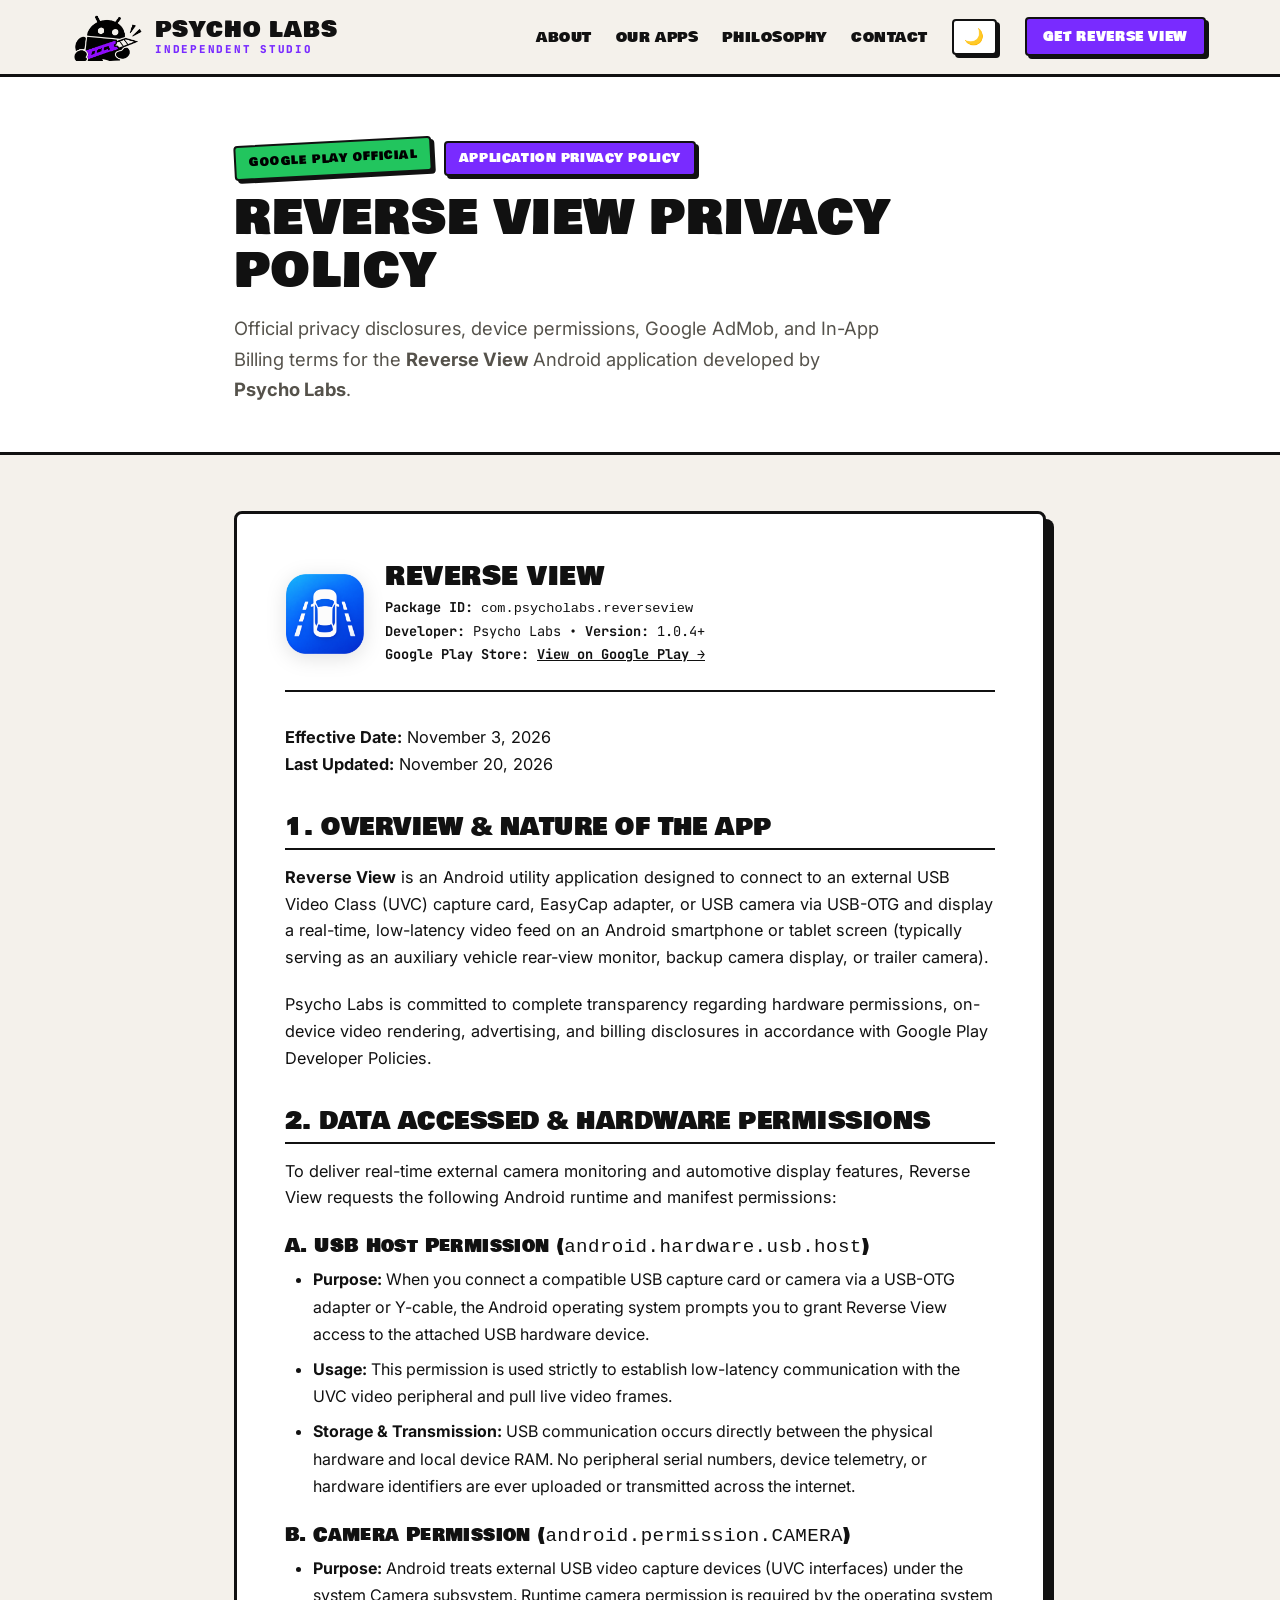
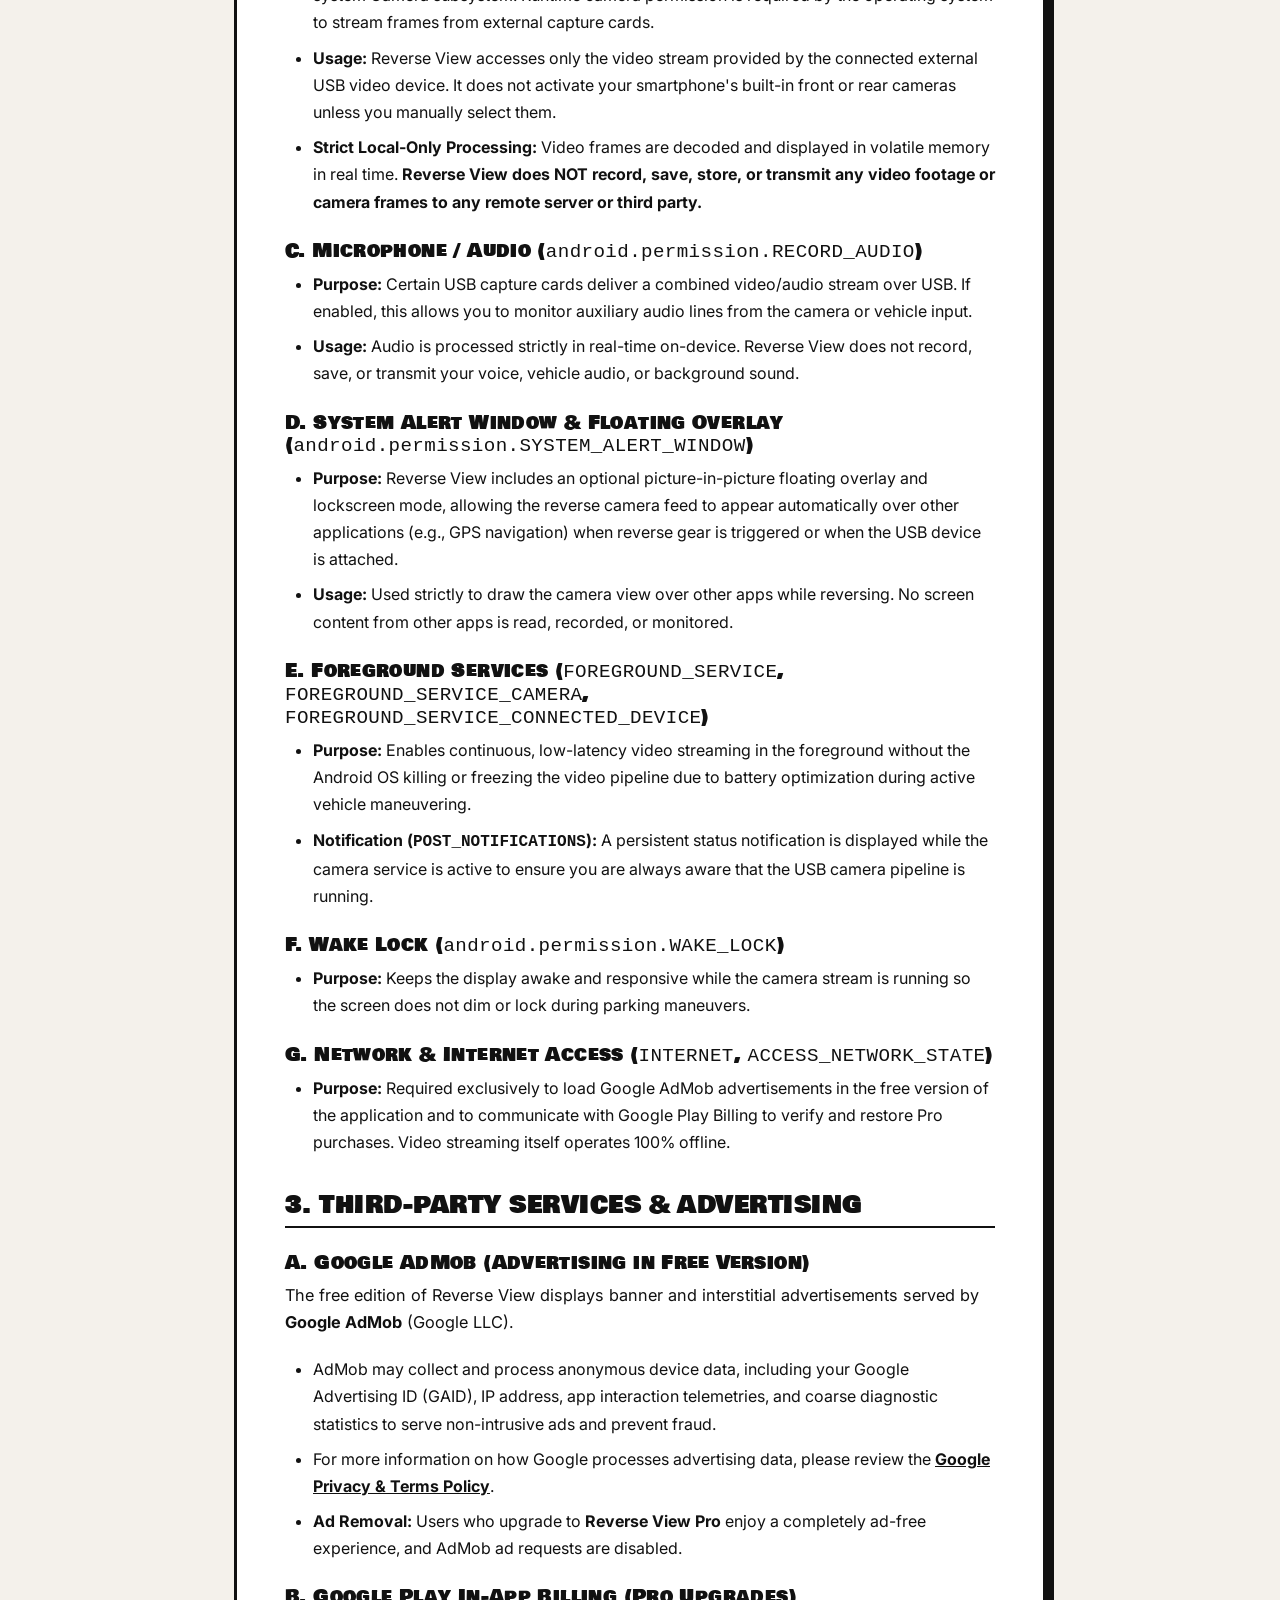
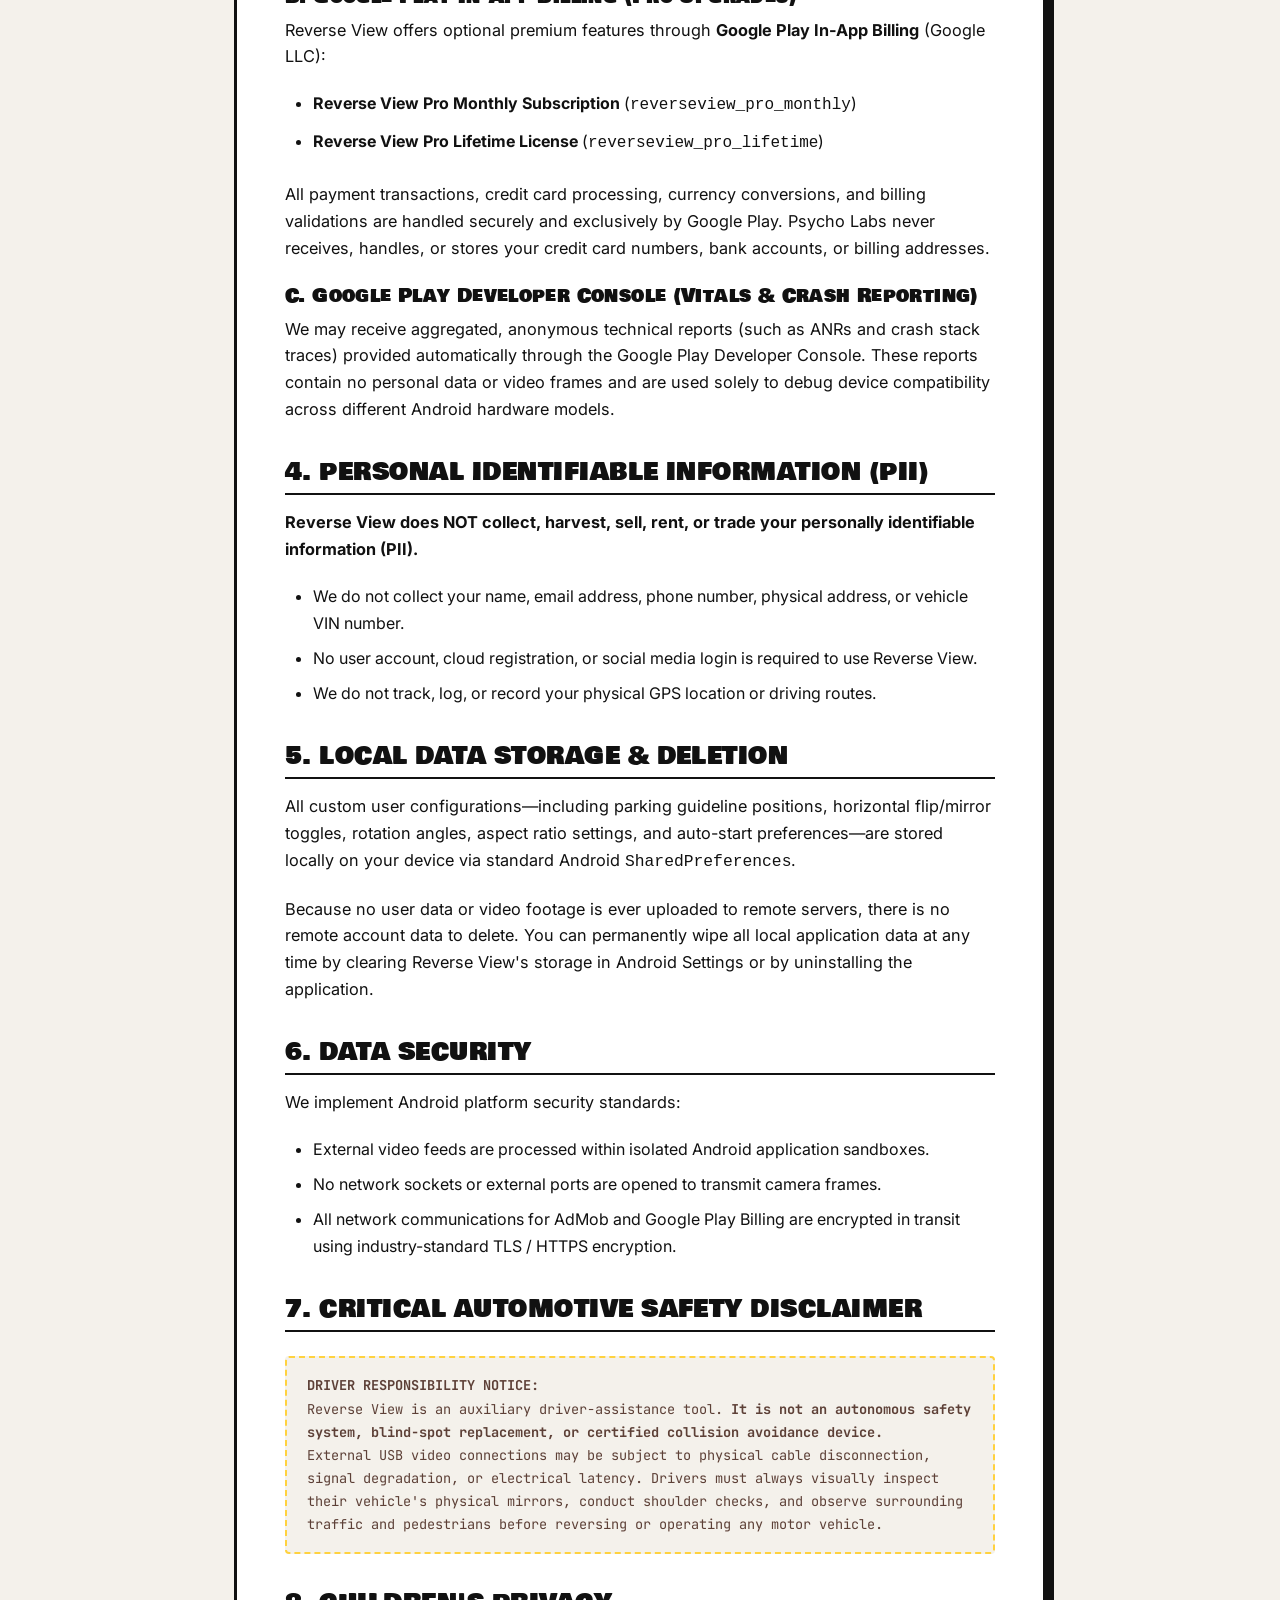
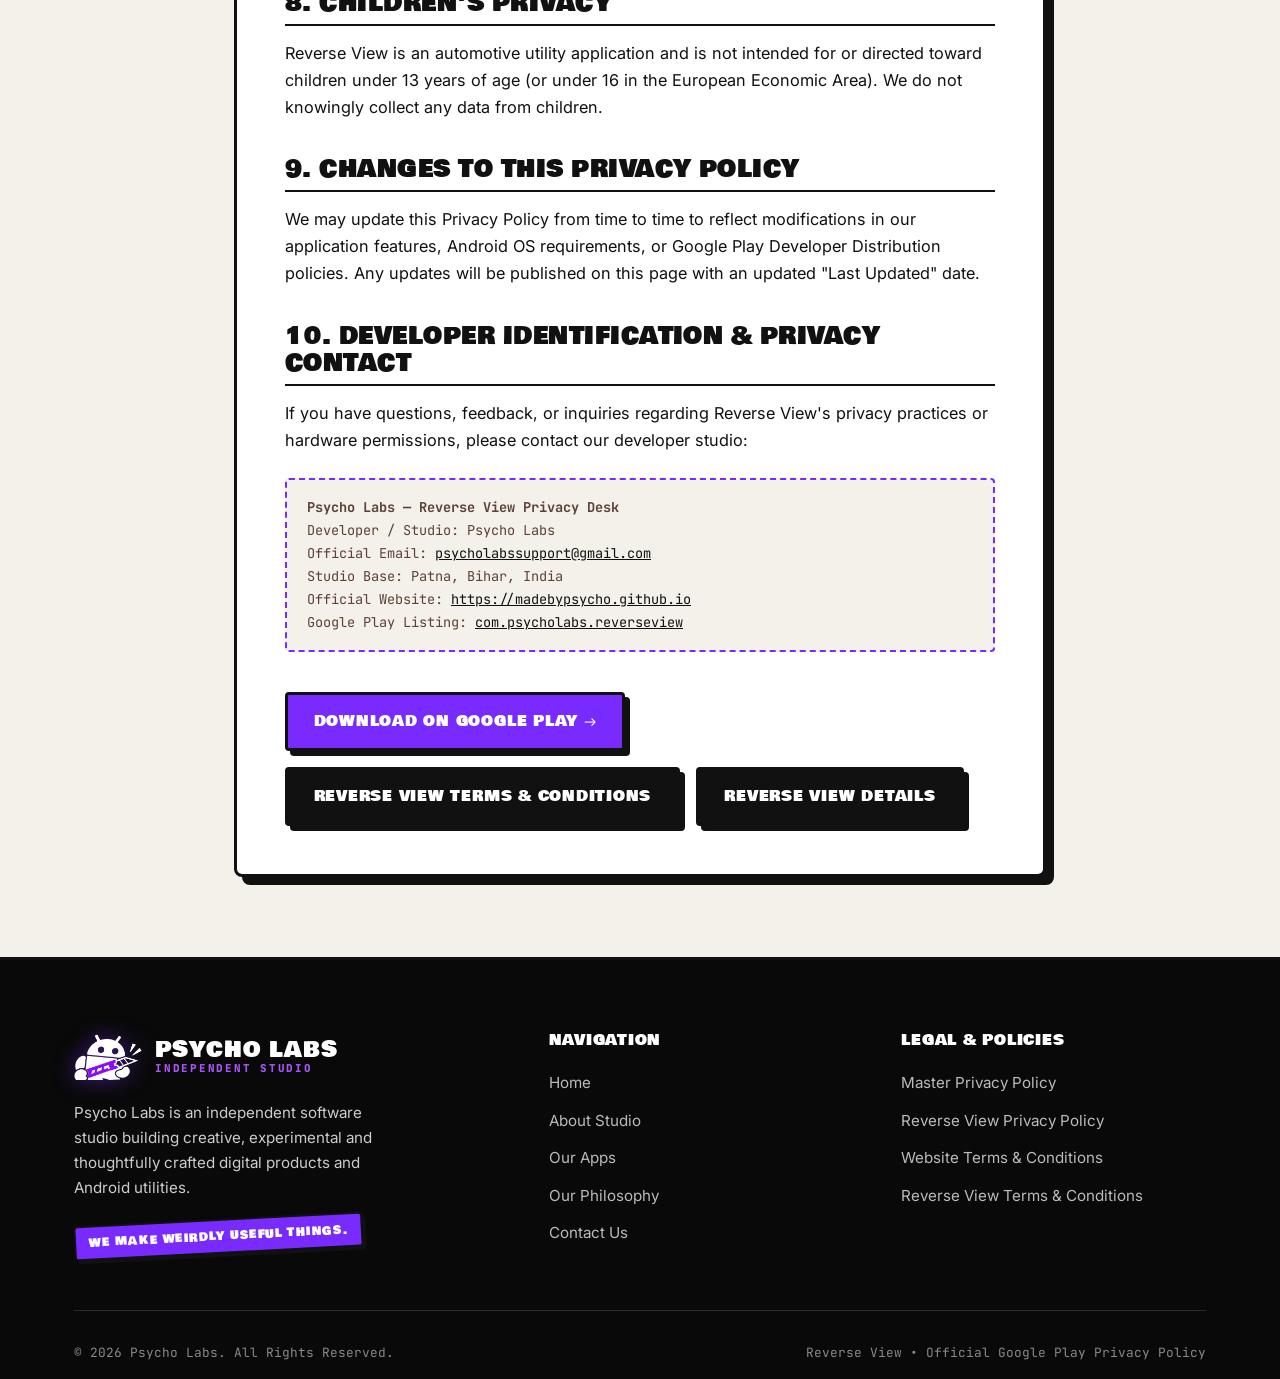
<file: privacy-reverseview.html>
<!DOCTYPE html>
<html lang="en">
<head>
  <meta charset="UTF-8">
  <meta name="viewport" content="width=device-width, initial-scale=1.0">
  <title>Reverse View Privacy Policy — Psycho Labs</title>
  <meta name="description" content="Official Google Play Privacy Policy for Reverse View Android application by Psycho Labs. Complete disclosures on camera permissions, USB hardware, Google AdMob, and Google Play Billing.">
  <meta name="author" content="Psycho Labs">

  <meta property="og:type" content="website">
  <meta property="og:title" content="Reverse View Privacy Policy — Psycho Labs">
  <meta property="og:description" content="Privacy practices, hardware permissions, Google AdMob, and In-App Billing disclosures for Reverse View Android app.">
  <meta property="og:image" content="assets/apps/reverseview.png">

  <!-- Favicons -->
  <link rel="icon" type="image/png" sizes="32x32" href="assets/icons/favicon-32.png">
  <link rel="icon" type="image/png" sizes="64x64" href="assets/icons/favicon.png">
  <link rel="apple-touch-icon" sizes="192x192" href="assets/icons/favicon-192.png">

  <!-- Fonts: Bowlby One SC (Matches Logo), Inter, JetBrains Mono, Space Grotesk -->
  <link rel="preconnect" href="https://fonts.googleapis.com">
  <link rel="preconnect" href="https://fonts.gstatic.com" crossorigin>
  <link href="https://fonts.googleapis.com/css2?family=Bowlby+One+SC&family=Inter:wght@400;500;600;700&family=JetBrains+Mono:wght@500;700;800&family=Space+Grotesk:wght@600;700;800&display=swap" rel="stylesheet">

  <!-- Inline Theme Init (Prevents Flash of Wrong Theme) -->
  <script>
    (function() {
      try {
        var saved = localStorage.getItem('psycho_theme');
        var prefersDark = window.matchMedia && window.matchMedia('(prefers-color-scheme: dark)').matches;
        var theme = saved || (prefersDark ? 'dark' : 'light');
        document.documentElement.setAttribute('data-theme', theme);
      } catch (e) {}
    })();
  </script>

  <link rel="stylesheet" href="assets/css/styles.css">
</head>
<body>

  <!-- Site Header -->
  <header class="site-header">
    <div class="header-inner">
      <a href="index.html" class="brand-link" aria-label="Psycho Labs Home">
        <img src="assets/images/header-mascot.png" alt="Psycho Labs Mascot" class="header-logo theme-mascot-img">
        <div class="brand-text-block">
          <span class="brand-title">PSYCHO LABS</span>
          <span class="brand-subtitle" data-config="headerTagline">INDEPENDENT STUDIO</span>
        </div>
      </a>

      <nav class="nav-links" aria-label="Main Navigation">
        <a href="about.html" class="nav-link">About</a>
        <a href="apps.html" class="nav-link">Our Apps</a>
        <a href="index.html#philosophy" class="nav-link">Philosophy</a>
        <a href="contact.html" class="nav-link">Contact</a>
        <button class="theme-toggle-btn" aria-label="Toggle Dark/Light Mode" title="Toggle Theme">
          <span class="theme-icon-moon" aria-hidden="true">🌙</span>
          <span class="theme-icon-sun" aria-hidden="true" style="display:none;">☀️</span>
        </button>
        <a href="https://play.google.com/store/apps/details?id=com.psycholabs.reverseview" target="_blank" rel="noopener noreferrer" class="btn btn-sm btn-primary nav-cta">Get Reverse View</a>
      </nav>

      <button class="mobile-nav-toggle" aria-label="Toggle Navigation Menu" aria-expanded="false">
        <span class="hamburger-box">
          <span class="hamburger-line"></span>
          <span class="hamburger-line"></span>
          <span class="hamburger-line"></span>
        </span>
      </button>
    </div>
  </header>

  <!-- Mobile Drawer -->
  <div class="mobile-drawer" aria-label="Mobile Navigation Drawer">
    <ul class="mobile-nav-list">
      <li class="mobile-nav-item"><a href="index.html">Home</a></li>
      <li class="mobile-nav-item"><a href="about.html">About Studio</a></li>
      <li class="mobile-nav-item"><a href="apps.html">Our Apps</a></li>
      <li class="mobile-nav-item"><a href="index.html#philosophy">Philosophy</a></li>
      <li class="mobile-nav-item"><a href="contact.html">Contact Us</a></li>
    </ul>
    <div class="mobile-drawer-footer">
      <div class="mobile-theme-row">
        <span class="mobile-theme-label">Theme Mode</span>
        <button class="theme-toggle-btn" aria-label="Toggle Dark/Light Mode">
          <span class="theme-icon-moon" aria-hidden="true">🌙</span>
          <span class="theme-icon-sun" aria-hidden="true" style="display:none;">☀️</span>
          <span class="theme-toggle-label">Dark</span>
        </button>
      </div>
      <a href="https://play.google.com/store/apps/details?id=com.psycholabs.reverseview" target="_blank" rel="noopener noreferrer" class="btn btn-primary btn-block">Download Reverse View</a>
    </div>
  </div>

  <main id="main-content">

    <!-- Policy Header -->
    <section class="policy-page-header">
      <div class="container container-narrow">
        <div class="policy-badge-row">
          <span class="sticker green tilt-left">GOOGLE PLAY OFFICIAL</span>
          <span class="sticker purple">APPLICATION PRIVACY POLICY</span>
        </div>
        <h1 class="section-title">REVERSE VIEW PRIVACY POLICY</h1>
        <p class="section-desc">
          Official privacy disclosures, device permissions, Google AdMob, and In-App Billing terms for the <strong>Reverse View</strong> Android application developed by <strong>Psycho Labs</strong>.
        </p>
      </div>
    </section>

    <!-- Main Content -->
    <section class="policy-content-body">
      <div class="container container-narrow">
        
        <div class="legal-card">

          <!-- App Metadata Header -->
          <div style="display: flex; align-items: center; gap: 1.25rem; flex-wrap: wrap; margin-bottom: 2rem; padding-bottom: 1.5rem; border-bottom: var(--border-med);">
            <img src="assets/apps/reverseview.png" alt="Reverse View App Icon" class="app-card-icon" style="width: 80px; height: 80px;">
            <div>
              <h2 style="margin: 0; font-size: 1.6rem; border: none; padding: 0;">Reverse View</h2>
              <div style="font-family: var(--font-mono); font-size: 0.85rem; margin-top: 0.25rem;">
                <strong>Package ID:</strong> <code>com.psycholabs.reverseview</code><br>
                <strong>Developer:</strong> Psycho Labs &bull; <strong>Version:</strong> 1.0.4+<br>
                <strong>Google Play Store:</strong> <a href="https://play.google.com/store/apps/details?id=com.psycholabs.reverseview" target="_blank" rel="noopener noreferrer" style="text-decoration: underline; font-weight: 700;">View on Google Play &rarr;</a>
              </div>
            </div>
          </div>

          <p>
            <strong>Effective Date:</strong> November 3, 2026<br>
            <strong>Last Updated:</strong> November 20, 2026
          </p>

          <h2>1. OVERVIEW &amp; NATURE OF THE APP</h2>
          <p>
            <strong>Reverse View</strong> is an Android utility application designed to connect to an external USB Video Class (UVC) capture card, EasyCap adapter, or USB camera via USB-OTG and display a real-time, low-latency video feed on an Android smartphone or tablet screen (typically serving as an auxiliary vehicle rear-view monitor, backup camera display, or trailer camera).
          </p>
          <p>
            Psycho Labs is committed to complete transparency regarding hardware permissions, on-device video rendering, advertising, and billing disclosures in accordance with Google Play Developer Policies.
          </p>

          <h2>2. DATA ACCESSED &amp; HARDWARE PERMISSIONS</h2>
          <p>
            To deliver real-time external camera monitoring and automotive display features, Reverse View requests the following Android runtime and manifest permissions:
          </p>

          <h3>A. USB Host Permission (<code>android.hardware.usb.host</code>)</h3>
          <ul>
            <li><strong>Purpose:</strong> When you connect a compatible USB capture card or camera via a USB-OTG adapter or Y-cable, the Android operating system prompts you to grant Reverse View access to the attached USB hardware device.</li>
            <li><strong>Usage:</strong> This permission is used strictly to establish low-latency communication with the UVC video peripheral and pull live video frames.</li>
            <li><strong>Storage &amp; Transmission:</strong> USB communication occurs directly between the physical hardware and local device RAM. No peripheral serial numbers, device telemetry, or hardware identifiers are ever uploaded or transmitted across the internet.</li>
          </ul>

          <h3>B. Camera Permission (<code>android.permission.CAMERA</code>)</h3>
          <ul>
            <li><strong>Purpose:</strong> Android treats external USB video capture devices (UVC interfaces) under the system Camera subsystem. Runtime camera permission is required by the operating system to stream frames from external capture cards.</li>
            <li><strong>Usage:</strong> Reverse View accesses only the video stream provided by the connected external USB video device. It does not activate your smartphone's built-in front or rear cameras unless you manually select them.</li>
            <li><strong>Strict Local-Only Processing:</strong> Video frames are decoded and displayed in volatile memory in real time. <strong>Reverse View does NOT record, save, store, or transmit any video footage or camera frames to any remote server or third party.</strong></li>
          </ul>

          <h3>C. Microphone / Audio (<code>android.permission.RECORD_AUDIO</code>)</h3>
          <ul>
            <li><strong>Purpose:</strong> Certain USB capture cards deliver a combined video/audio stream over USB. If enabled, this allows you to monitor auxiliary audio lines from the camera or vehicle input.</li>
            <li><strong>Usage:</strong> Audio is processed strictly in real-time on-device. Reverse View does not record, save, or transmit your voice, vehicle audio, or background sound.</li>
          </ul>

          <h3>D. System Alert Window &amp; Floating Overlay (<code>android.permission.SYSTEM_ALERT_WINDOW</code>)</h3>
          <ul>
            <li><strong>Purpose:</strong> Reverse View includes an optional picture-in-picture floating overlay and lockscreen mode, allowing the reverse camera feed to appear automatically over other applications (e.g., GPS navigation) when reverse gear is triggered or when the USB device is attached.</li>
            <li><strong>Usage:</strong> Used strictly to draw the camera view over other apps while reversing. No screen content from other apps is read, recorded, or monitored.</li>
          </ul>

          <h3>E. Foreground Services (<code>FOREGROUND_SERVICE</code>, <code>FOREGROUND_SERVICE_CAMERA</code>, <code>FOREGROUND_SERVICE_CONNECTED_DEVICE</code>)</h3>
          <ul>
            <li><strong>Purpose:</strong> Enables continuous, low-latency video streaming in the foreground without the Android OS killing or freezing the video pipeline due to battery optimization during active vehicle maneuvering.</li>
            <li><strong>Notification (<code>POST_NOTIFICATIONS</code>):</strong> A persistent status notification is displayed while the camera service is active to ensure you are always aware that the USB camera pipeline is running.</li>
          </ul>

          <h3>F. Wake Lock (<code>android.permission.WAKE_LOCK</code>)</h3>
          <ul>
            <li><strong>Purpose:</strong> Keeps the display awake and responsive while the camera stream is running so the screen does not dim or lock during parking maneuvers.</li>
          </ul>

          <h3>G. Network &amp; Internet Access (<code>INTERNET</code>, <code>ACCESS_NETWORK_STATE</code>)</h3>
          <ul>
            <li><strong>Purpose:</strong> Required exclusively to load Google AdMob advertisements in the free version of the application and to communicate with Google Play Billing to verify and restore Pro purchases. Video streaming itself operates 100% offline.</li>
          </ul>

          <h2>3. THIRD-PARTY SERVICES &amp; ADVERTISING</h2>

          <h3>A. Google AdMob (Advertising in Free Version)</h3>
          <p>
            The free edition of Reverse View displays banner and interstitial advertisements served by <strong>Google AdMob</strong> (Google LLC).
          </p>
          <ul>
            <li>AdMob may collect and process anonymous device data, including your Google Advertising ID (GAID), IP address, app interaction telemetries, and coarse diagnostic statistics to serve non-intrusive ads and prevent fraud.</li>
            <li>For more information on how Google processes advertising data, please review the <a href="https://policies.google.com/technologies/ads" target="_blank" rel="noopener noreferrer" style="text-decoration: underline; font-weight: 700;">Google Privacy &amp; Terms Policy</a>.</li>
            <li><strong>Ad Removal:</strong> Users who upgrade to <strong>Reverse View Pro</strong> enjoy a completely ad-free experience, and AdMob ad requests are disabled.</li>
          </ul>

          <h3>B. Google Play In-App Billing (Pro Upgrades)</h3>
          <p>
            Reverse View offers optional premium features through <strong>Google Play In-App Billing</strong> (Google LLC):
          </p>
          <ul>
            <li><strong>Reverse View Pro Monthly Subscription</strong> (<code>reverseview_pro_monthly</code>)</li>
            <li><strong>Reverse View Pro Lifetime License</strong> (<code>reverseview_pro_lifetime</code>)</li>
          </ul>
          <p>
            All payment transactions, credit card processing, currency conversions, and billing validations are handled securely and exclusively by Google Play. Psycho Labs never receives, handles, or stores your credit card numbers, bank accounts, or billing addresses.
          </p>

          <h3>C. Google Play Developer Console (Vitals &amp; Crash Reporting)</h3>
          <p>
            We may receive aggregated, anonymous technical reports (such as ANRs and crash stack traces) provided automatically through the Google Play Developer Console. These reports contain no personal data or video frames and are used solely to debug device compatibility across different Android hardware models.
          </p>

          <h2>4. PERSONAL IDENTIFIABLE INFORMATION (PII)</h2>
          <p>
            <strong>Reverse View does NOT collect, harvest, sell, rent, or trade your personally identifiable information (PII).</strong>
          </p>
          <ul>
            <li>We do not collect your name, email address, phone number, physical address, or vehicle VIN number.</li>
            <li>No user account, cloud registration, or social media login is required to use Reverse View.</li>
            <li>We do not track, log, or record your physical GPS location or driving routes.</li>
          </ul>

          <h2>5. LOCAL DATA STORAGE &amp; DELETION</h2>
          <p>
            All custom user configurations—including parking guideline positions, horizontal flip/mirror toggles, rotation angles, aspect ratio settings, and auto-start preferences—are stored locally on your device via standard Android <code>SharedPreferences</code>.
          </p>
          <p>
            Because no user data or video footage is ever uploaded to remote servers, there is no remote account data to delete. You can permanently wipe all local application data at any time by clearing Reverse View's storage in Android Settings or by uninstalling the application.
          </p>

          <h2>6. DATA SECURITY</h2>
          <p>
            We implement Android platform security standards:
          </p>
          <ul>
            <li>External video feeds are processed within isolated Android application sandboxes.</li>
            <li>No network sockets or external ports are opened to transmit camera frames.</li>
            <li>All network communications for AdMob and Google Play Billing are encrypted in transit using industry-standard TLS / HTTPS encryption.</li>
          </ul>

          <h2>7. CRITICAL AUTOMOTIVE SAFETY DISCLAIMER</h2>
          <div class="placeholder-notice" style="background: var(--theme-bg-card-alt); border-color: var(--c-warning);">
            <strong>DRIVER RESPONSIBILITY NOTICE:</strong><br>
            Reverse View is an auxiliary driver-assistance tool. <strong>It is not an autonomous safety system, blind-spot replacement, or certified collision avoidance device.</strong><br>
            External USB video connections may be subject to physical cable disconnection, signal degradation, or electrical latency. Drivers must always visually inspect their vehicle's physical mirrors, conduct shoulder checks, and observe surrounding traffic and pedestrians before reversing or operating any motor vehicle.
          </div>

          <h2>8. CHILDREN'S PRIVACY</h2>
          <p>
            Reverse View is an automotive utility application and is not intended for or directed toward children under 13 years of age (or under 16 in the European Economic Area). We do not knowingly collect any data from children.
          </p>

          <h2>9. CHANGES TO THIS PRIVACY POLICY</h2>
          <p>
            We may update this Privacy Policy from time to time to reflect modifications in our application features, Android OS requirements, or Google Play Developer Distribution policies. Any updates will be published on this page with an updated "Last Updated" date.
          </p>

          <h2>10. DEVELOPER IDENTIFICATION &amp; PRIVACY CONTACT</h2>
          <p>
            If you have questions, feedback, or inquiries regarding Reverse View's privacy practices or hardware permissions, please contact our developer studio:
          </p>
          <div class="placeholder-notice" style="background: var(--theme-bg-card-alt); border-color: var(--c-purple);">
            <strong>Psycho Labs — Reverse View Privacy Desk</strong><br>
            Developer / Studio: Psycho Labs<br>
            Official Email: <a href="mailto:psycholabssupport@gmail.com" data-config="email" style="text-decoration: underline;">psycholabssupport@gmail.com</a><br>
            Studio Base: <span data-config="businessLocation">Patna, Bihar, India</span><br>
            Official Website: <a href="https://madebypsycho.github.io" data-config="websiteUrl" style="text-decoration: underline;">https://madebypsycho.github.io</a><br>
            Google Play Listing: <a href="https://play.google.com/store/apps/details?id=com.psycholabs.reverseview" target="_blank" rel="noopener noreferrer" style="text-decoration: underline;">com.psycholabs.reverseview</a>
          </div>

          <div style="margin-top: 2.5rem; display: flex; gap: 1rem; flex-wrap: wrap;">
            <a href="https://play.google.com/store/apps/details?id=com.psycholabs.reverseview" target="_blank" rel="noopener noreferrer" class="btn btn-primary">Download on Google Play &rarr;</a>
            <a href="terms-reverseview.html" class="btn btn-secondary">Reverse View Terms &amp; Conditions</a>
            <a href="apps.html#reverseview" class="btn btn-secondary">Reverse View Details</a>
          </div>

        </div>

      </div>
    </section>

  </main>

  <!-- Site Footer -->
  <footer class="site-footer">
    <div class="container">
      <div class="footer-top">
        <div class="footer-brand-col">
          <a href="index.html" class="brand-link">
            <img src="assets/images/header-mascot-dark.png" alt="Psycho Labs Mascot" class="footer-logo">
            <div class="brand-text-block">
              <span class="brand-title" style="color: #FFFFFF;">PSYCHO LABS</span>
              <span class="brand-subtitle" style="color: var(--c-violet);" data-config="headerTagline">INDEPENDENT STUDIO</span>
            </div>
          </a>
          <p class="footer-bio">
            Psycho Labs is an independent software studio building creative, experimental and thoughtfully crafted digital products and Android utilities.
          </p>
          <div class="sticker purple tilt-left" style="width: max-content;">
            WE MAKE WEIRDLY USEFUL THINGS.
          </div>
        </div>

        <div class="footer-col">
          <h4 class="footer-heading">Navigation</h4>
          <ul class="footer-links">
            <li><a href="index.html">Home</a></li>
            <li><a href="about.html">About Studio</a></li>
            <li><a href="apps.html">Our Apps</a></li>
            <li><a href="index.html#philosophy">Our Philosophy</a></li>
            <li><a href="contact.html">Contact Us</a></li>
          </ul>
        </div>

        <div class="footer-col">
          <h4 class="footer-heading">Legal &amp; Policies</h4>
          <ul class="footer-links">
            <li><a href="privacy.html">Master Privacy Policy</a></li>
            <li><a href="privacy-reverseview.html">Reverse View Privacy Policy</a></li>
            <li><a href="terms.html">Website Terms &amp; Conditions</a></li>
            <li><a href="terms-reverseview.html">Reverse View Terms &amp; Conditions</a></li>
          </ul>
        </div>
      </div>

      <div class="footer-bottom">
        <div>
          &copy; <span class="current-year">2026</span> <span data-config="studioName">Psycho Labs</span>. All Rights Reserved.
        </div>
        <div>
          Reverse View &bull; Official Google Play Privacy Policy
        </div>
      </div>
    </div>
  </footer>

  <script src="assets/js/config.js"></script>
  <script src="assets/js/script.js"></script>
</body>
</html>
</file>
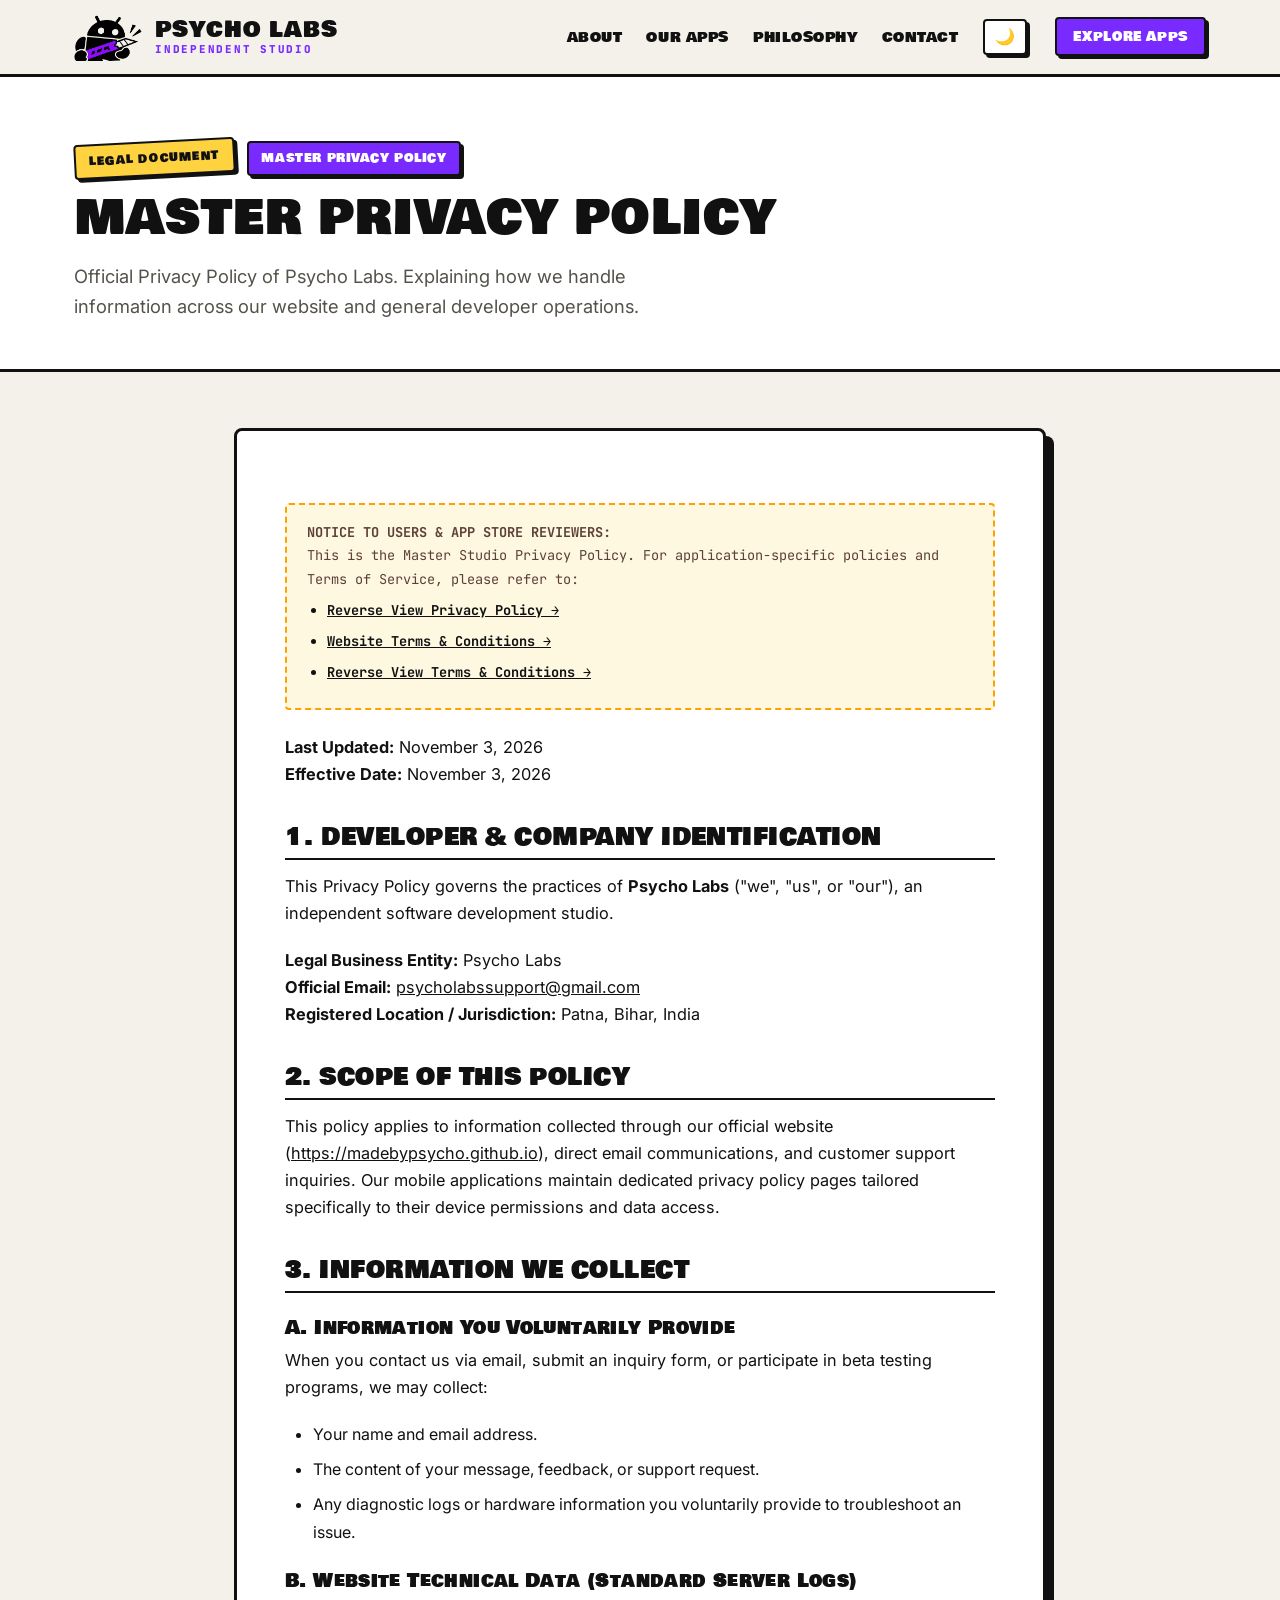
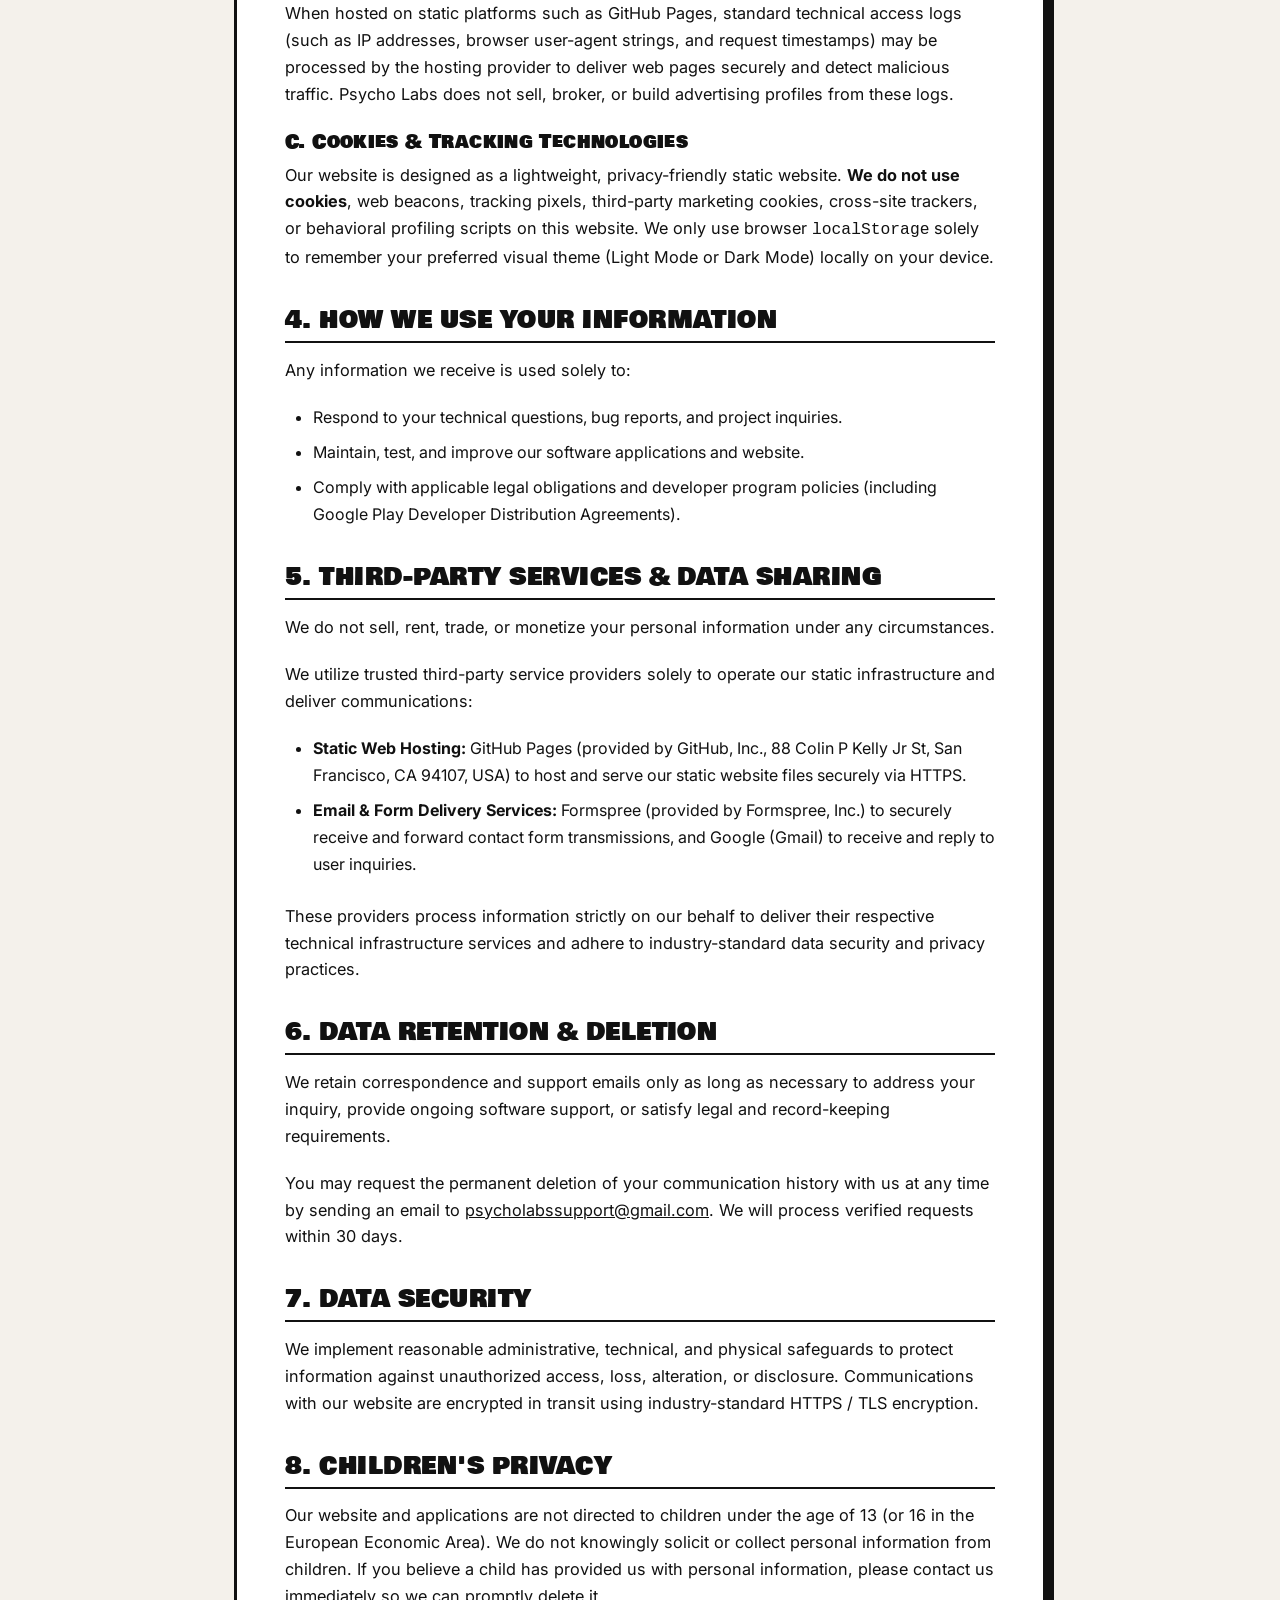
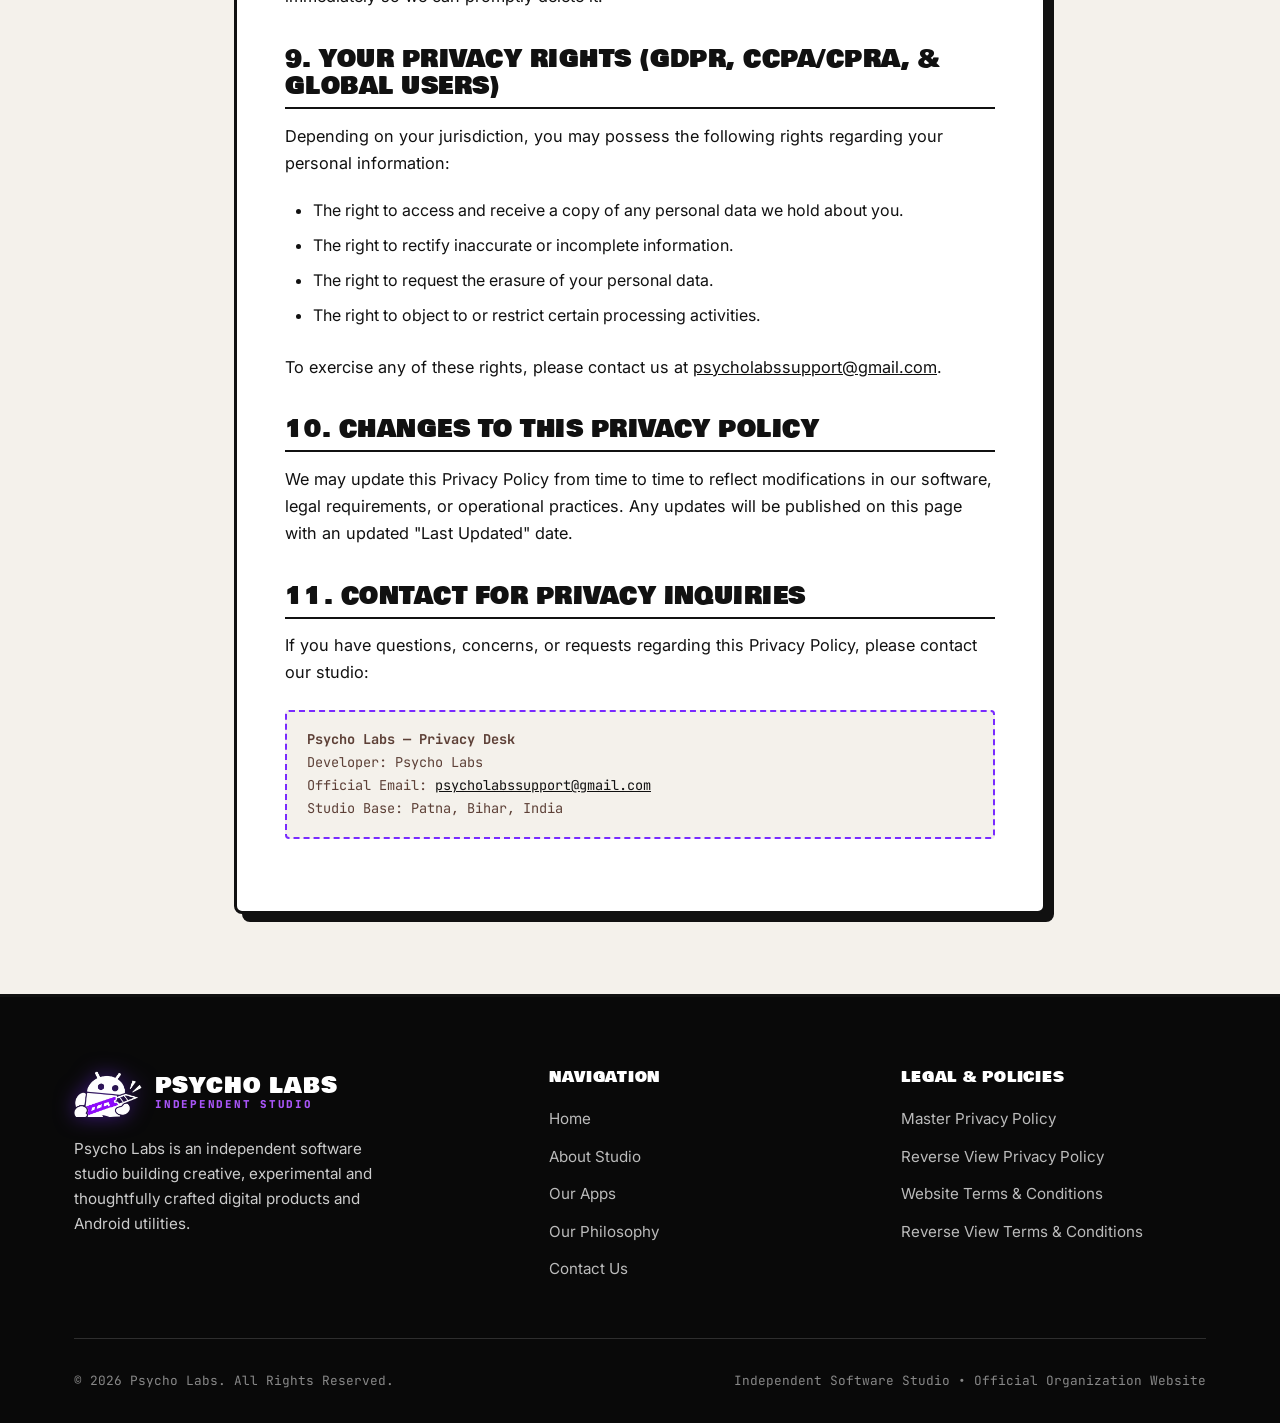
<file: privacy.html>
<!DOCTYPE html>
<html lang="en">
<head>
  <meta charset="UTF-8">
  <meta name="viewport" content="width=device-width, initial-scale=1.0">
  <title>Privacy Policy — Psycho Labs | Master Studio Policy</title>
  <meta name="description" content="Master Privacy Policy for Psycho Labs website and software applications. Clear disclosures, user rights, and privacy practices.">
  <meta name="author" content="Psycho Labs">

  <meta property="og:type" content="website">
  <meta property="og:title" content="Psycho Labs Master Privacy Policy">
  <meta property="og:description" content="Transparent privacy policy for Psycho Labs website, communications, and software services.">
  <meta property="og:image" content="assets/images/header-mascot.png">

  <!-- Favicons -->
  <link rel="icon" type="image/png" sizes="32x32" href="assets/icons/favicon-32.png">
  <link rel="icon" type="image/png" sizes="64x64" href="assets/icons/favicon.png">
  <link rel="apple-touch-icon" sizes="192x192" href="assets/icons/favicon-192.png">

  <!-- Fonts: Bowlby One SC (Matches Logo), Inter, JetBrains Mono, Space Grotesk -->
  <link rel="preconnect" href="https://fonts.googleapis.com">
  <link rel="preconnect" href="https://fonts.gstatic.com" crossorigin>
  <link href="https://fonts.googleapis.com/css2?family=Bowlby+One+SC&family=Inter:wght@400;500;600;700&family=JetBrains+Mono:wght@500;700;800&family=Space+Grotesk:wght@600;700;800&display=swap" rel="stylesheet">

  <!-- Inline Theme Init (Prevents Flash of Wrong Theme) -->
  <script>
    (function() {
      try {
        var saved = localStorage.getItem('psycho_theme');
        var prefersDark = window.matchMedia && window.matchMedia('(prefers-color-scheme: dark)').matches;
        var theme = saved || (prefersDark ? 'dark' : 'light');
        document.documentElement.setAttribute('data-theme', theme);
      } catch (e) {}
    })();
  </script>

  <link rel="stylesheet" href="assets/css/styles.css">
</head>
<body>

  <!-- Site Header -->
  <header class="site-header">
    <div class="header-inner">
      <a href="index.html" class="brand-link" aria-label="Psycho Labs Home">
        <img src="assets/images/header-mascot.png" alt="Psycho Labs Mascot" class="header-logo theme-mascot-img">
        <div class="brand-text-block">
          <span class="brand-title">PSYCHO LABS</span>
          <span class="brand-subtitle" data-config="headerTagline">SOFTWARE STUDIO</span>
        </div>
      </a>

      <nav class="nav-links" aria-label="Main Navigation">
        <a href="about.html" class="nav-link">About</a>
        <a href="apps.html" class="nav-link">Our Apps</a>
        <a href="index.html#philosophy" class="nav-link">Philosophy</a>
        <a href="contact.html" class="nav-link">Contact</a>
        <button class="theme-toggle-btn" aria-label="Toggle Dark/Light Mode" title="Toggle Theme">
          <span class="theme-icon-moon" aria-hidden="true">🌙</span>
          <span class="theme-icon-sun" aria-hidden="true" style="display:none;">☀️</span>
        </button>
        <a href="apps.html" class="btn btn-sm btn-primary nav-cta">Explore Apps</a>
      </nav>

      <button class="mobile-nav-toggle" aria-label="Toggle Navigation Menu" aria-expanded="false">
        <span class="hamburger-box">
          <span class="hamburger-line"></span>
          <span class="hamburger-line"></span>
          <span class="hamburger-line"></span>
        </span>
      </button>
    </div>
  </header>

  <!-- Mobile Drawer -->
  <div class="mobile-drawer" aria-label="Mobile Navigation Drawer">
    <ul class="mobile-nav-list">
      <li class="mobile-nav-item"><a href="index.html">Home</a></li>
      <li class="mobile-nav-item"><a href="about.html">About Studio</a></li>
      <li class="mobile-nav-item"><a href="apps.html">Our Apps</a></li>
      <li class="mobile-nav-item"><a href="index.html#philosophy">Our Philosophy</a></li>
      <li class="mobile-nav-item"><a href="contact.html">Contact Us</a></li>
      <li class="mobile-nav-item"><a href="privacy.html">Privacy Policy</a></li>
      <li class="mobile-nav-item"><a href="terms.html">Terms &amp; Conditions</a></li>
      <li class="mobile-theme-row">
        <span>Theme Mode</span>
        <button class="theme-toggle-btn" aria-label="Toggle Dark/Light Mode">
          <span class="theme-icon-moon" aria-hidden="true">🌙 <span class="theme-toggle-label">Dark</span></span>
          <span class="theme-icon-sun" aria-hidden="true" style="display:none;">☀️ <span class="theme-toggle-label">Light</span></span>
        </button>
      </li>
    </ul>
  </div>

  <main id="main-content">

    <!-- Page Header -->
    <section class="policy-page-header">
      <div class="container">
        <div class="policy-badge-row">
          <span class="sticker yellow tilt-left">LEGAL DOCUMENT</span>
          <span class="sticker purple">MASTER PRIVACY POLICY</span>
        </div>
        <h1 class="section-title">MASTER PRIVACY POLICY</h1>
        <p class="section-desc">
          Official Privacy Policy of Psycho Labs. Explaining how we handle information across our website and general developer operations.
        </p>
      </div>
    </section>

    <!-- Policy Content Body -->
    <section class="policy-content-body">
      <div class="container container-narrow">
        
        <div class="legal-card">
          
          <div class="placeholder-notice">
            <strong>NOTICE TO USERS &amp; APP STORE REVIEWERS:</strong><br>
            This is the Master Studio Privacy Policy. For application-specific policies and Terms of Service, please refer to:
            <ul style="margin: 0.5rem 0 0 1.25rem;">
              <li><a href="privacy-reverseview.html" style="font-weight: 700; text-decoration: underline;">Reverse View Privacy Policy &rarr;</a></li>
              <li><a href="terms.html" style="font-weight: 700; text-decoration: underline;">Website Terms &amp; Conditions &rarr;</a></li>
              <li><a href="terms-reverseview.html" style="font-weight: 700; text-decoration: underline;">Reverse View Terms &amp; Conditions &rarr;</a></li>
            </ul>
          </div>

          <p>
            <strong>Last Updated:</strong> November 3, 2026<br>
            <strong>Effective Date:</strong> November 3, 2026
          </p>

          <h2>1. DEVELOPER &amp; COMPANY IDENTIFICATION</h2>
          <p>
            This Privacy Policy governs the practices of <strong>Psycho Labs</strong> ("we", "us", or "our"), an independent software development studio.
          </p>
          <p>
            <strong>Legal Business Entity:</strong> <span data-config="legalEntityName">Psycho Labs</span><br>
            <strong>Official Email:</strong> <a href="mailto:psycholabssupport@gmail.com" data-config="email" style="text-decoration: underline;">psycholabssupport@gmail.com</a><br>
            <strong>Registered Location / Jurisdiction:</strong> <span data-config="businessLocation">Patna, Bihar, India</span>
          </p>

          <h2>2. SCOPE OF THIS POLICY</h2>
          <p>
            This policy applies to information collected through our official website (<a href="https://madebypsycho.github.io" data-config="websiteUrl" style="text-decoration: underline;">https://madebypsycho.github.io</a>), direct email communications, and customer support inquiries. Our mobile applications maintain dedicated privacy policy pages tailored specifically to their device permissions and data access.
          </p>

          <h2>3. INFORMATION WE COLLECT</h2>
          
          <h3>A. Information You Voluntarily Provide</h3>
          <p>
            When you contact us via email, submit an inquiry form, or participate in beta testing programs, we may collect:
          </p>
          <ul>
            <li>Your name and email address.</li>
            <li>The content of your message, feedback, or support request.</li>
            <li>Any diagnostic logs or hardware information you voluntarily provide to troubleshoot an issue.</li>
          </ul>

          <h3>B. Website Technical Data (Standard Server Logs)</h3>
          <p>
            When hosted on static platforms such as GitHub Pages, standard technical access logs (such as IP addresses, browser user-agent strings, and request timestamps) may be processed by the hosting provider to deliver web pages securely and detect malicious traffic. Psycho Labs does not sell, broker, or build advertising profiles from these logs.
          </p>

          <h3>C. Cookies &amp; Tracking Technologies</h3>
          <p>
            Our website is designed as a lightweight, privacy-friendly static website. <strong>We do not use cookies</strong>, web beacons, tracking pixels, third-party marketing cookies, cross-site trackers, or behavioral profiling scripts on this website. We only use browser <code>localStorage</code> solely to remember your preferred visual theme (Light Mode or Dark Mode) locally on your device.
          </p>

          <h2>4. HOW WE USE YOUR INFORMATION</h2>
          <p>
            Any information we receive is used solely to:
          </p>
          <ul>
            <li>Respond to your technical questions, bug reports, and project inquiries.</li>
            <li>Maintain, test, and improve our software applications and website.</li>
            <li>Comply with applicable legal obligations and developer program policies (including Google Play Developer Distribution Agreements).</li>
          </ul>

          <h2>5. THIRD-PARTY SERVICES &amp; DATA SHARING</h2>
          <p>
            We do not sell, rent, trade, or monetize your personal information under any circumstances.
          </p>
          <p>
            We utilize trusted third-party service providers solely to operate our static infrastructure and deliver communications:
          </p>
          <ul>
            <li><strong>Static Web Hosting:</strong> GitHub Pages (provided by GitHub, Inc., 88 Colin P Kelly Jr St, San Francisco, CA 94107, USA) to host and serve our static website files securely via HTTPS.</li>
            <li><strong>Email &amp; Form Delivery Services:</strong> Formspree (provided by Formspree, Inc.) to securely receive and forward contact form transmissions, and Google (Gmail) to receive and reply to user inquiries.</li>
          </ul>
          <p>
            These providers process information strictly on our behalf to deliver their respective technical infrastructure services and adhere to industry-standard data security and privacy practices.
          </p>

          <h2>6. DATA RETENTION &amp; DELETION</h2>
          <p>
            We retain correspondence and support emails only as long as necessary to address your inquiry, provide ongoing software support, or satisfy legal and record-keeping requirements.
          </p>
          <p>
            You may request the permanent deletion of your communication history with us at any time by sending an email to <a href="mailto:psycholabssupport@gmail.com" data-config="email" style="text-decoration: underline;">psycholabssupport@gmail.com</a>. We will process verified requests within 30 days.
          </p>

          <h2>7. DATA SECURITY</h2>
          <p>
            We implement reasonable administrative, technical, and physical safeguards to protect information against unauthorized access, loss, alteration, or disclosure. Communications with our website are encrypted in transit using industry-standard HTTPS / TLS encryption.
          </p>

          <h2>8. CHILDREN'S PRIVACY</h2>
          <p>
            Our website and applications are not directed to children under the age of 13 (or 16 in the European Economic Area). We do not knowingly solicit or collect personal information from children. If you believe a child has provided us with personal information, please contact us immediately so we can promptly delete it.
          </p>

          <h2>9. YOUR PRIVACY RIGHTS (GDPR, CCPA/CPRA, &amp; GLOBAL USERS)</h2>
          <p>
            Depending on your jurisdiction, you may possess the following rights regarding your personal information:
          </p>
          <ul>
            <li>The right to access and receive a copy of any personal data we hold about you.</li>
            <li>The right to rectify inaccurate or incomplete information.</li>
            <li>The right to request the erasure of your personal data.</li>
            <li>The right to object to or restrict certain processing activities.</li>
          </ul>
          <p>
            To exercise any of these rights, please contact us at <a href="mailto:psycholabssupport@gmail.com" data-config="email" style="text-decoration: underline;">psycholabssupport@gmail.com</a>.
          </p>

          <h2>10. CHANGES TO THIS PRIVACY POLICY</h2>
          <p>
            We may update this Privacy Policy from time to time to reflect modifications in our software, legal requirements, or operational practices. Any updates will be published on this page with an updated "Last Updated" date.
          </p>

          <h2>11. CONTACT FOR PRIVACY INQUIRIES</h2>
          <p>
            If you have questions, concerns, or requests regarding this Privacy Policy, please contact our studio:
          </p>
          <div class="placeholder-notice" style="background: var(--theme-bg-card-alt); border-color: var(--c-purple);">
            <strong>Psycho Labs — Privacy Desk</strong><br>
            Developer: Psycho Labs<br>
            Official Email: <a href="mailto:psycholabssupport@gmail.com" data-config="email" style="text-decoration: underline;">psycholabssupport@gmail.com</a><br>
            Studio Base: <span data-config="businessLocation">Patna, Bihar, India</span>
          </div>

        </div>

      </div>
    </section>

  </main>

  <!-- Site Footer -->
  <footer class="site-footer">
    <div class="container">
      <div class="footer-top">
        <div class="footer-brand-col">
          <a href="index.html" class="brand-link">
            <img src="assets/images/header-mascot-dark.png" alt="Psycho Labs Mascot" class="footer-logo">
            <div class="brand-text-block">
              <span class="brand-title" style="color: #FFFFFF;">PSYCHO LABS</span>
              <span class="brand-subtitle" style="color: var(--c-violet);" data-config="headerTagline">SOFTWARE STUDIO</span>
            </div>
          </a>
          <p class="footer-bio">
            Psycho Labs is an independent software studio building creative, experimental and thoughtfully crafted digital products and Android utilities.
          </p>
        </div>

        <div class="footer-col">
          <h4 class="footer-heading">Navigation</h4>
          <ul class="footer-links">
            <li><a href="index.html">Home</a></li>
            <li><a href="about.html">About Studio</a></li>
            <li><a href="apps.html">Our Apps</a></li>
            <li><a href="index.html#philosophy">Our Philosophy</a></li>
            <li><a href="contact.html">Contact Us</a></li>
          </ul>
        </div>

        <div class="footer-col">
          <h4 class="footer-heading">Legal &amp; Policies</h4>
          <ul class="footer-links">
            <li><a href="privacy.html">Master Privacy Policy</a></li>
            <li><a href="privacy-reverseview.html">Reverse View Privacy Policy</a></li>
            <li><a href="terms.html">Website Terms &amp; Conditions</a></li>
            <li><a href="terms-reverseview.html">Reverse View Terms &amp; Conditions</a></li>
          </ul>
        </div>
      </div>

      <div class="footer-bottom">
        <div>
          &copy; <span class="current-year">2026</span> <span data-config="studioName">Psycho Labs</span>. All Rights Reserved.
        </div>
        <div>
          Independent Software Studio &bull; Official Organization Website
        </div>
      </div>
    </div>
  </footer>

  <script src="assets/js/config.js"></script>
  <script src="assets/js/script.js"></script>
</body>
</html>
</file>
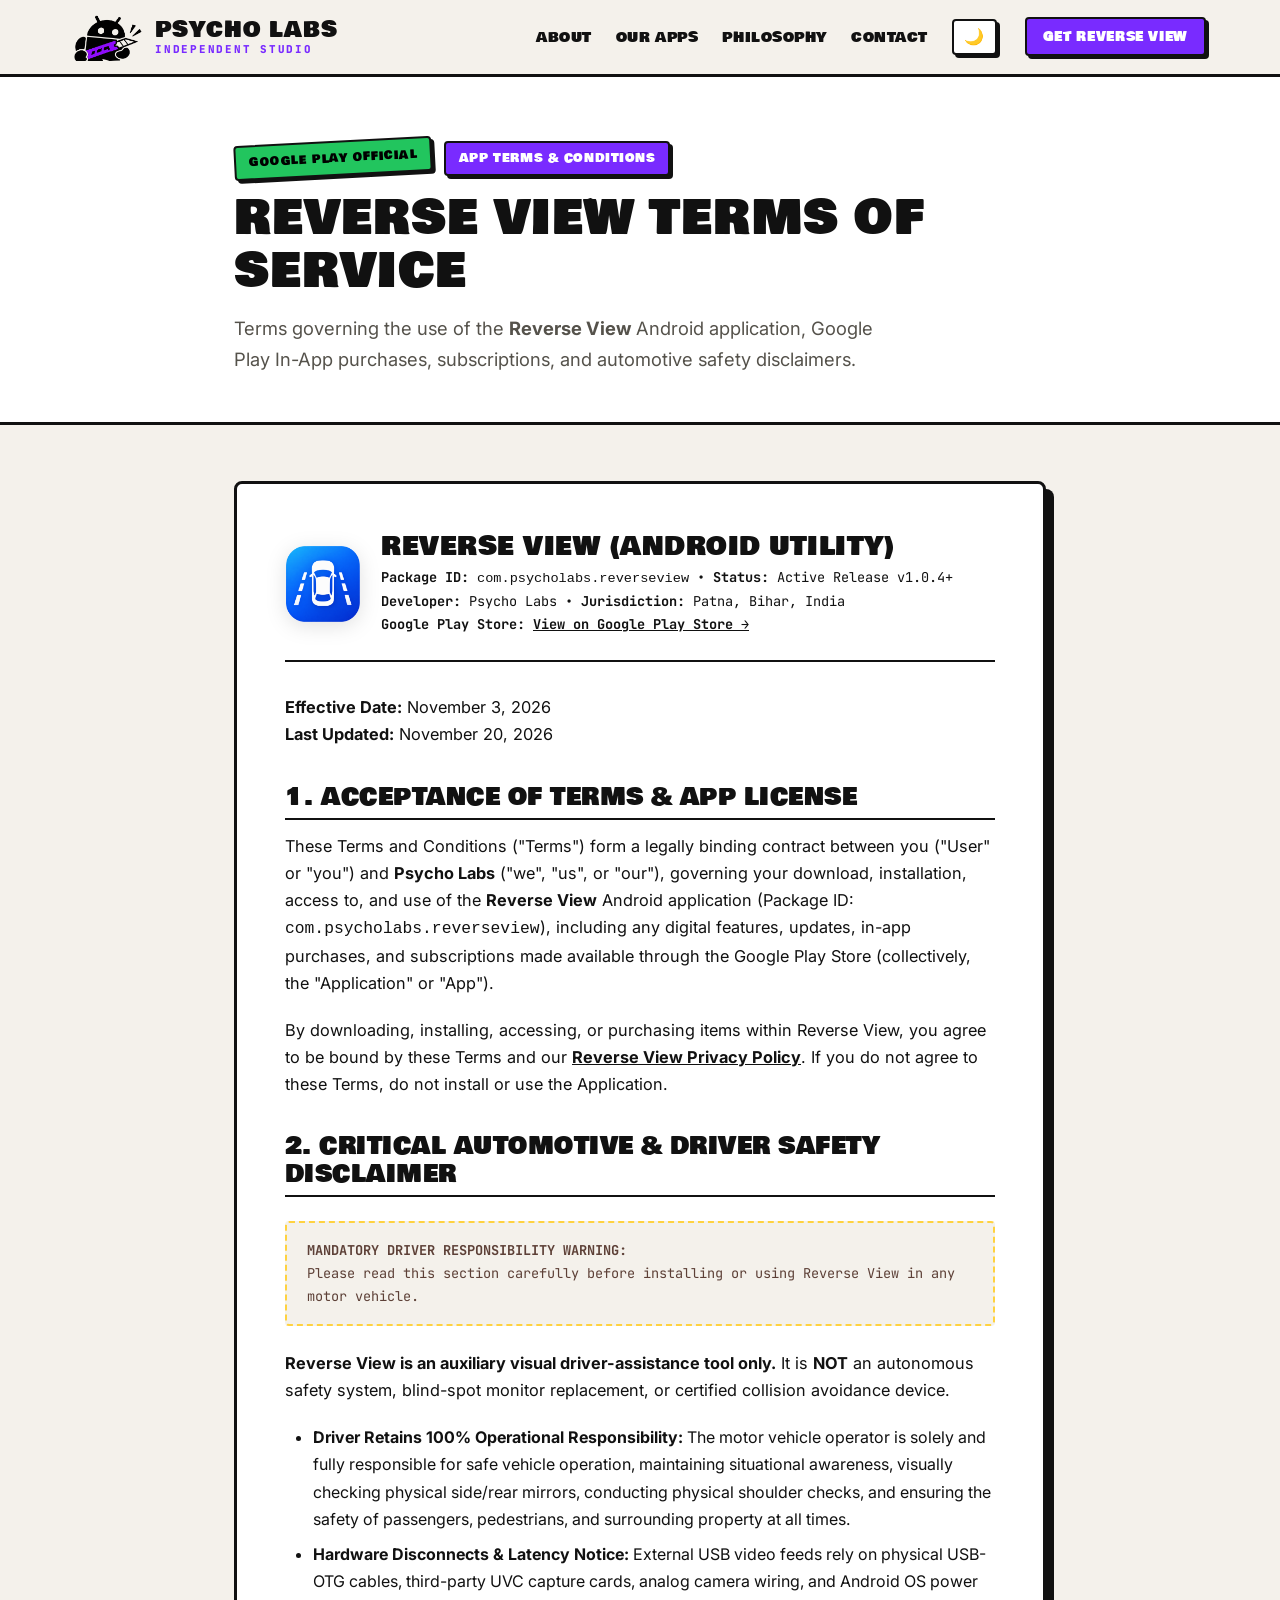
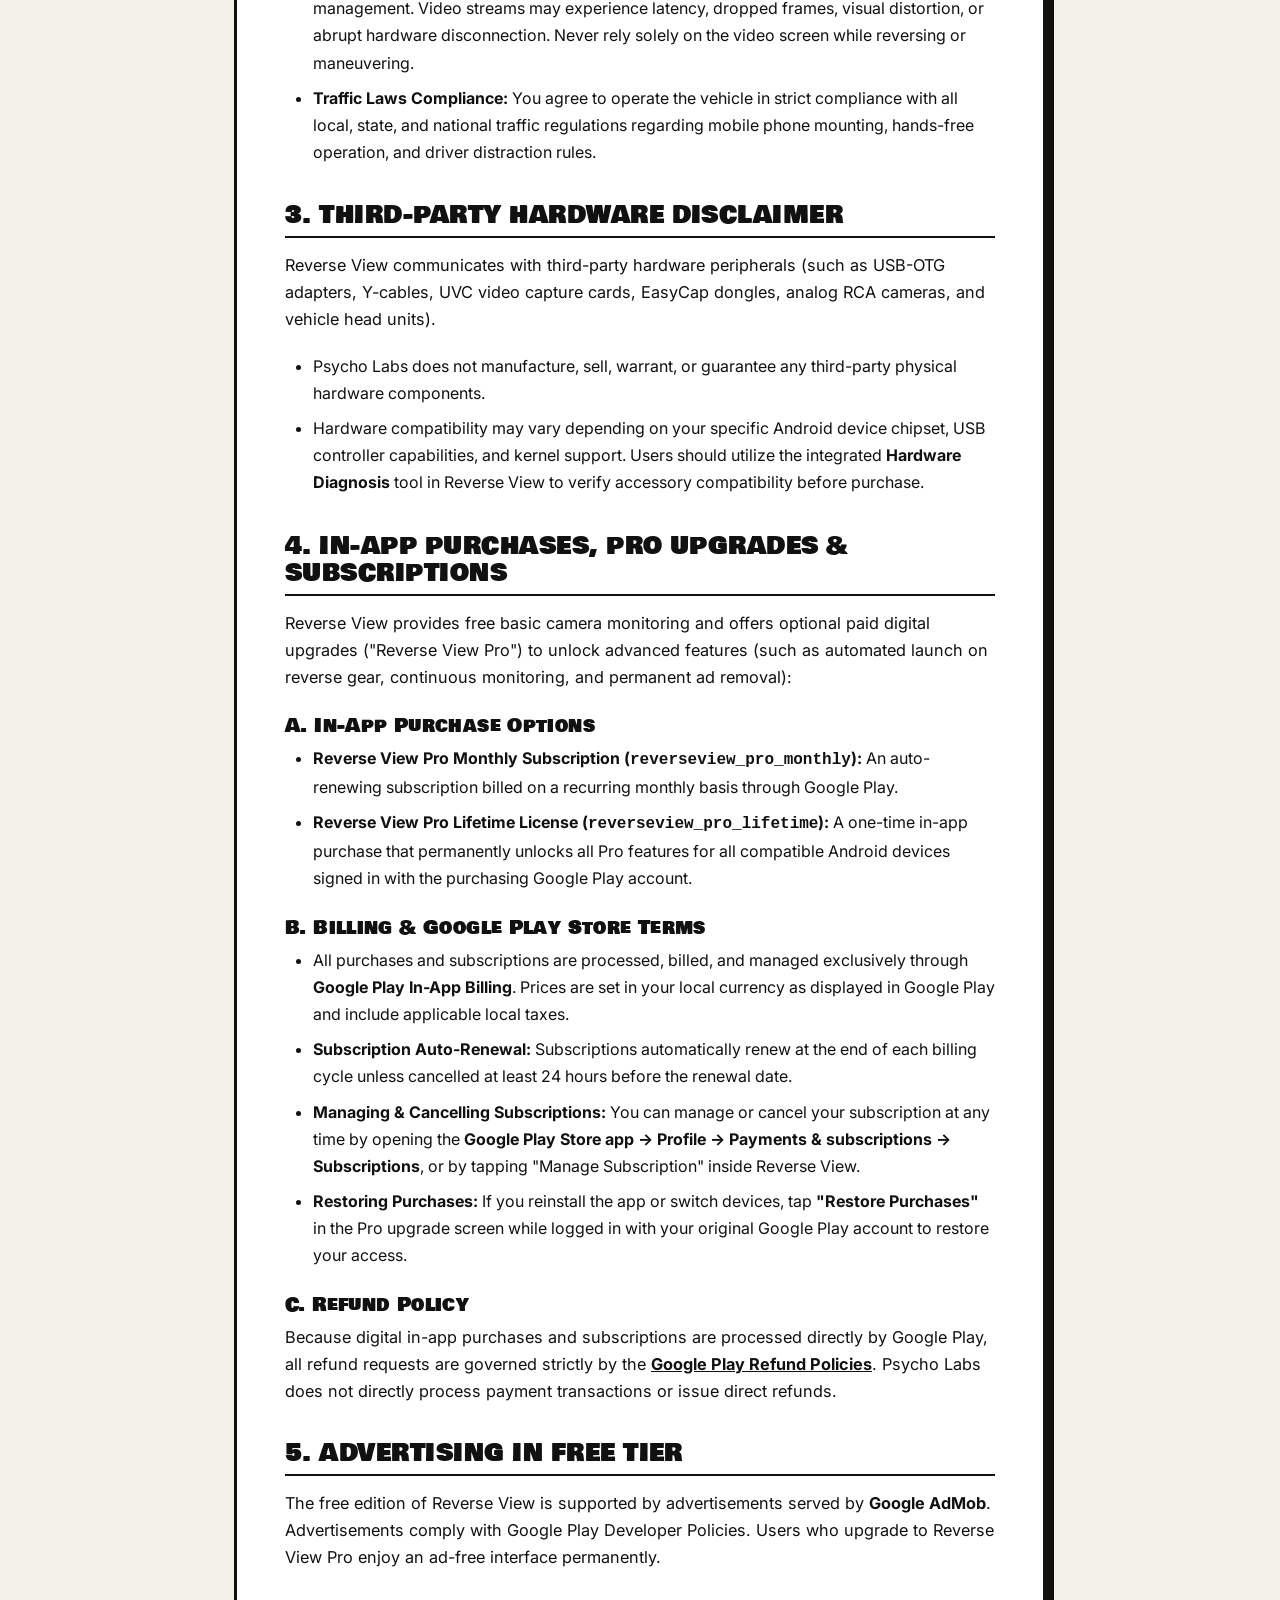
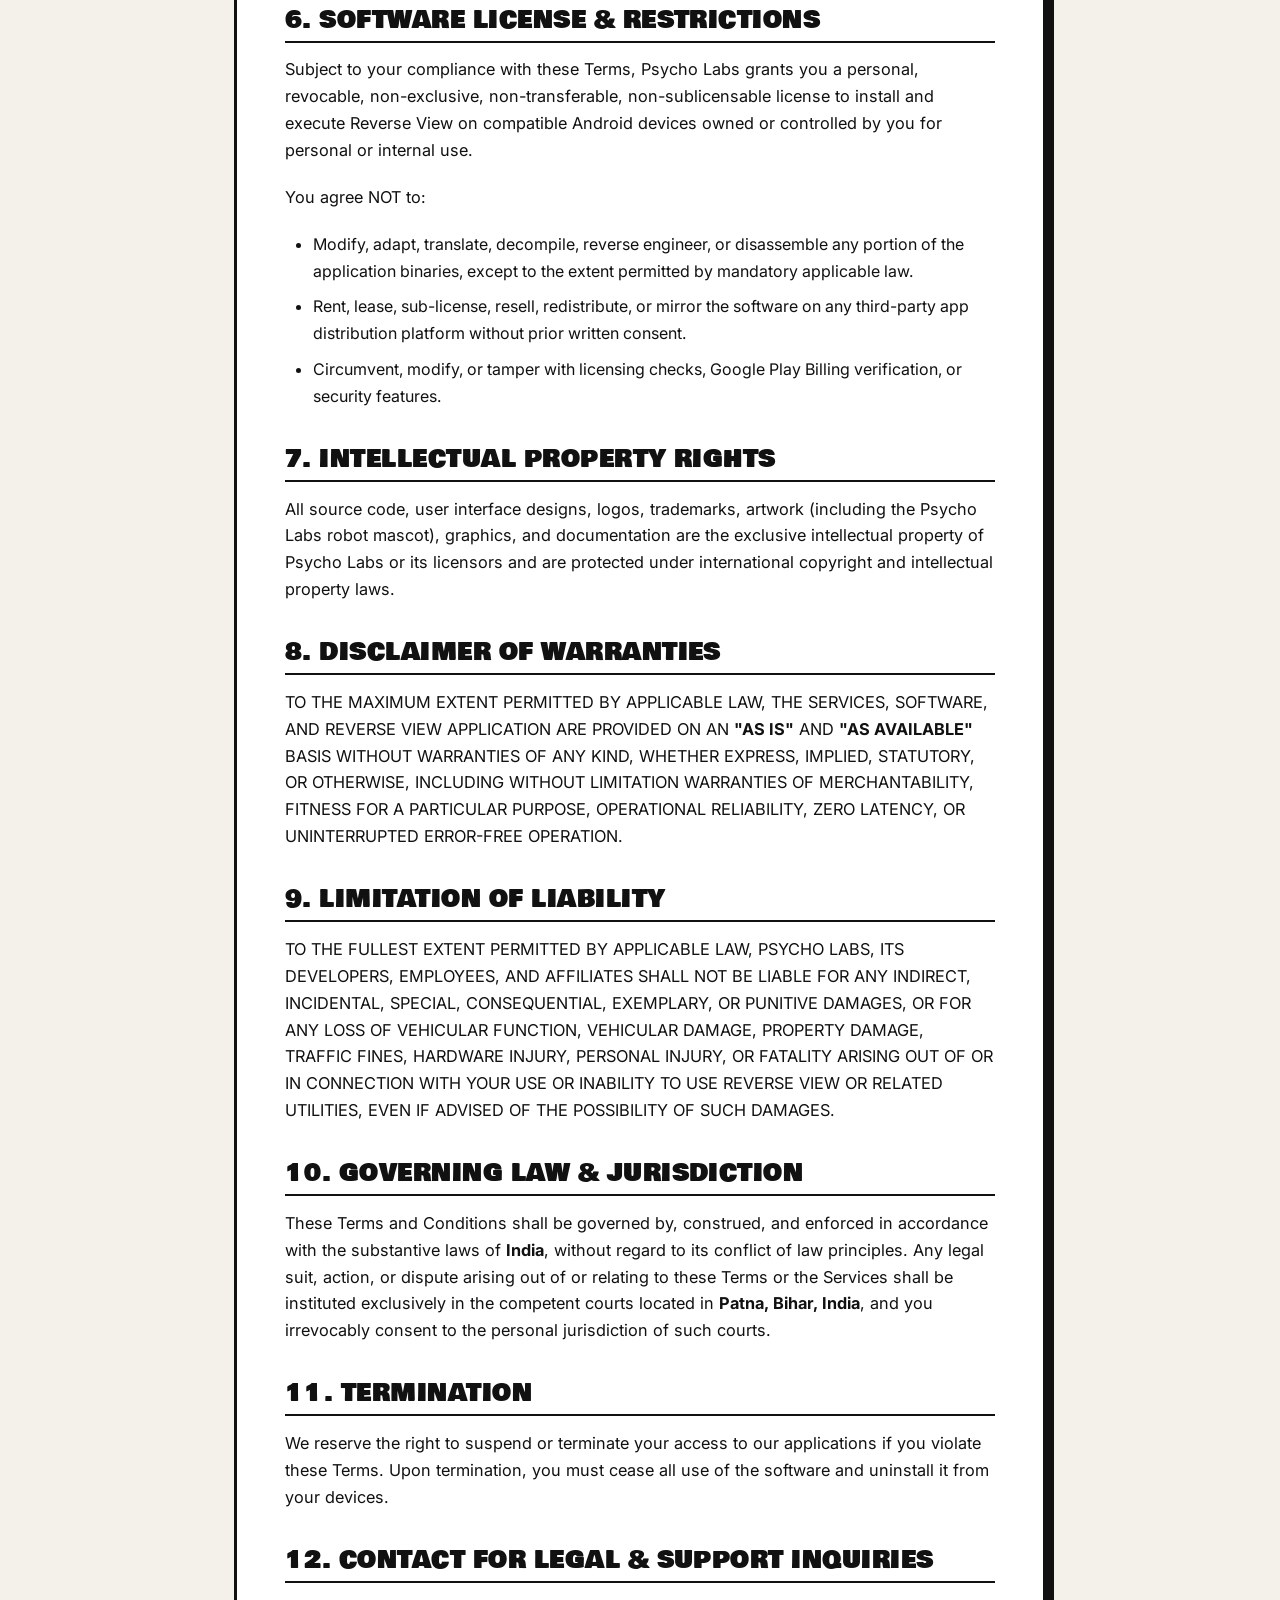
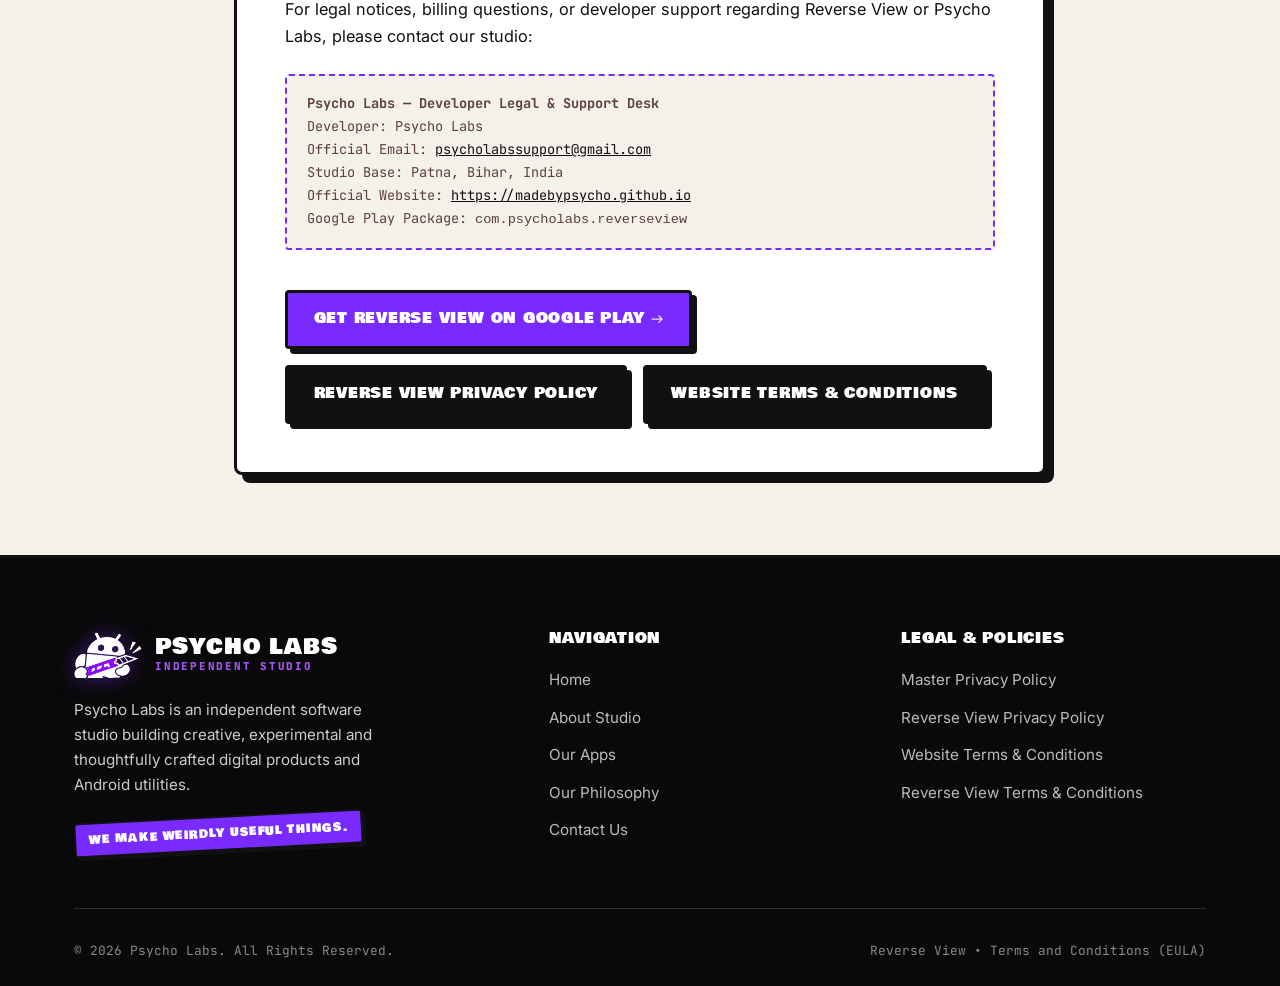
<file: terms-reverseview.html>
<!DOCTYPE html>
<html lang="en">
<head>
  <meta charset="UTF-8">
  <meta name="viewport" content="width=device-width, initial-scale=1.0">
  <title>Reverse View Terms &amp; Conditions — Psycho Labs</title>
  <meta name="description" content="Official Google Play Terms &amp; Conditions for Reverse View Android application by Psycho Labs. In-App purchases, monthly subscriptions, lifetime plan, automotive safety disclaimers, and user licensing.">
  <meta name="author" content="Psycho Labs">

  <meta property="og:type" content="website">
  <meta property="og:title" content="Reverse View Terms &amp; Conditions — Psycho Labs">
  <meta property="og:description" content="Legal agreement, licensing terms, in-app billing rules, and safety disclaimers for the Reverse View Android app.">
  <meta property="og:image" content="assets/apps/reverseview.png">

  <!-- Favicons -->
  <link rel="icon" type="image/png" sizes="32x32" href="assets/icons/favicon-32.png">
  <link rel="icon" type="image/png" sizes="64x64" href="assets/icons/favicon.png">
  <link rel="apple-touch-icon" sizes="192x192" href="assets/icons/favicon-192.png">

  <!-- Fonts: Bowlby One SC (Matches Logo), Inter, JetBrains Mono, Space Grotesk -->
  <link rel="preconnect" href="https://fonts.googleapis.com">
  <link rel="preconnect" href="https://fonts.gstatic.com" crossorigin>
  <link href="https://fonts.googleapis.com/css2?family=Bowlby+One+SC&family=Inter:wght@400;500;600;700&family=JetBrains+Mono:wght@500;700;800&family=Space+Grotesk:wght@600;700;800&display=swap" rel="stylesheet">

  <!-- Inline Theme Init (Prevents Flash of Wrong Theme) -->
  <script>
    (function() {
      try {
        var saved = localStorage.getItem('psycho_theme');
        var prefersDark = window.matchMedia && window.matchMedia('(prefers-color-scheme: dark)').matches;
        var theme = saved || (prefersDark ? 'dark' : 'light');
        document.documentElement.setAttribute('data-theme', theme);
      } catch (e) {}
    })();
  </script>

  <link rel="stylesheet" href="assets/css/styles.css">
</head>
<body>

  <!-- Site Header -->
  <header class="site-header">
    <div class="header-inner">
      <a href="index.html" class="brand-link" aria-label="Psycho Labs Home">
        <img src="assets/images/header-mascot.png" alt="Psycho Labs Mascot" class="header-logo theme-mascot-img">
        <div class="brand-text-block">
          <span class="brand-title">PSYCHO LABS</span>
          <span class="brand-subtitle" data-config="headerTagline">INDEPENDENT STUDIO</span>
        </div>
      </a>

      <nav class="nav-links" aria-label="Main Navigation">
        <a href="about.html" class="nav-link">About</a>
        <a href="apps.html" class="nav-link">Our Apps</a>
        <a href="index.html#philosophy" class="nav-link">Philosophy</a>
        <a href="contact.html" class="nav-link">Contact</a>
        <button class="theme-toggle-btn" aria-label="Toggle Dark/Light Mode" title="Toggle Theme">
          <span class="theme-icon-moon" aria-hidden="true">🌙</span>
          <span class="theme-icon-sun" aria-hidden="true" style="display:none;">☀️</span>
        </button>
        <a href="https://play.google.com/store/apps/details?id=com.psycholabs.reverseview" target="_blank" rel="noopener noreferrer" class="btn btn-sm btn-primary nav-cta">Get Reverse View</a>
      </nav>

      <button class="mobile-nav-toggle" aria-label="Toggle Navigation Menu" aria-expanded="false">
        <span class="hamburger-box">
          <span class="hamburger-line"></span>
          <span class="hamburger-line"></span>
          <span class="hamburger-line"></span>
        </span>
      </button>
    </div>
  </header>

  <!-- Mobile Drawer -->
  <div class="mobile-drawer" aria-label="Mobile Navigation Drawer">
    <ul class="mobile-nav-list">
      <li class="mobile-nav-item"><a href="index.html">Home</a></li>
      <li class="mobile-nav-item"><a href="about.html">About Studio</a></li>
      <li class="mobile-nav-item"><a href="apps.html">Our Apps</a></li>
      <li class="mobile-nav-item"><a href="index.html#philosophy">Philosophy</a></li>
      <li class="mobile-nav-item"><a href="contact.html">Contact Us</a></li>
    </ul>
    <div class="mobile-drawer-footer">
      <div class="mobile-theme-row">
        <span class="mobile-theme-label">Theme Mode</span>
        <button class="theme-toggle-btn" aria-label="Toggle Dark/Light Mode">
          <span class="theme-icon-moon" aria-hidden="true">🌙</span>
          <span class="theme-icon-sun" aria-hidden="true" style="display:none;">☀️</span>
          <span class="theme-toggle-label">Dark</span>
        </button>
      </div>
      <a href="https://play.google.com/store/apps/details?id=com.psycholabs.reverseview" target="_blank" rel="noopener noreferrer" class="btn btn-primary btn-block">Download Reverse View</a>
    </div>
  </div>

  <main id="main-content">

    <!-- Page Header -->
    <section class="policy-page-header">
      <div class="container container-narrow">
        <div class="policy-badge-row">
          <span class="sticker green tilt-left">GOOGLE PLAY OFFICIAL</span>
          <span class="sticker purple">APP TERMS &amp; CONDITIONS</span>
        </div>
        <h1 class="section-title">REVERSE VIEW TERMS OF SERVICE</h1>
        <p class="section-desc">
          Terms governing the use of the <strong>Reverse View</strong> Android application, Google Play In-App purchases, subscriptions, and automotive safety disclaimers.
        </p>
      </div>
    </section>

    <!-- Main Content -->
    <section class="policy-content-body">
      <div class="container container-narrow">
        
        <div class="legal-card">

          <!-- App Metadata Header -->
          <div style="display: flex; align-items: center; gap: 1.25rem; flex-wrap: wrap; margin-bottom: 2rem; padding-bottom: 1.5rem; border-bottom: var(--border-med);">
            <img src="assets/apps/reverseview.png" alt="Reverse View App Icon" class="app-card-icon" style="width: 76px; height: 76px;">
            <div>
              <h2 style="margin: 0; font-size: 1.6rem; border: none; padding: 0;">Reverse View (Android Utility)</h2>
              <div style="font-family: var(--font-mono); font-size: 0.85rem; margin-top: 0.25rem;">
                <strong>Package ID:</strong> <code>com.psycholabs.reverseview</code> &bull; <strong>Status:</strong> Active Release v1.0.4+<br>
                <strong>Developer:</strong> Psycho Labs &bull; <strong>Jurisdiction:</strong> Patna, Bihar, India<br>
                <strong>Google Play Store:</strong> <a href="https://play.google.com/store/apps/details?id=com.psycholabs.reverseview" target="_blank" rel="noopener noreferrer" style="text-decoration: underline; font-weight: 700;">View on Google Play Store &rarr;</a>
              </div>
            </div>
          </div>
          
          <p>
            <strong>Effective Date:</strong> November 3, 2026<br>
            <strong>Last Updated:</strong> November 20, 2026
          </p>

          <h2>1. ACCEPTANCE OF TERMS &amp; APP LICENSE</h2>
          <p>
            These Terms and Conditions ("Terms") form a legally binding contract between you ("User" or "you") and <strong>Psycho Labs</strong> ("we", "us", or "our"), governing your download, installation, access to, and use of the <strong>Reverse View</strong> Android application (Package ID: <code>com.psycholabs.reverseview</code>), including any digital features, updates, in-app purchases, and subscriptions made available through the Google Play Store (collectively, the "Application" or "App").
          </p>
          <p>
            By downloading, installing, accessing, or purchasing items within Reverse View, you agree to be bound by these Terms and our <a href="privacy-reverseview.html" style="text-decoration: underline; font-weight: 700;">Reverse View Privacy Policy</a>. If you do not agree to these Terms, do not install or use the Application.
          </p>

          <h2>2. CRITICAL AUTOMOTIVE &amp; DRIVER SAFETY DISCLAIMER</h2>
          <div class="placeholder-notice" style="background: var(--theme-bg-card-alt); border-color: var(--c-warning);">
            <strong>MANDATORY DRIVER RESPONSIBILITY WARNING:</strong><br>
            Please read this section carefully before installing or using Reverse View in any motor vehicle.
          </div>
          <p>
            <strong>Reverse View is an auxiliary visual driver-assistance tool only.</strong> It is <strong>NOT</strong> an autonomous safety system, blind-spot monitor replacement, or certified collision avoidance device.
          </p>
          <ul>
            <li><strong>Driver Retains 100% Operational Responsibility:</strong> The motor vehicle operator is solely and fully responsible for safe vehicle operation, maintaining situational awareness, visually checking physical side/rear mirrors, conducting physical shoulder checks, and ensuring the safety of passengers, pedestrians, and surrounding property at all times.</li>
            <li><strong>Hardware Disconnects &amp; Latency Notice:</strong> External USB video feeds rely on physical USB-OTG cables, third-party UVC capture cards, analog camera wiring, and Android OS power management. Video streams may experience latency, dropped frames, visual distortion, or abrupt hardware disconnection. Never rely solely on the video screen while reversing or maneuvering.</li>
            <li><strong>Traffic Laws Compliance:</strong> You agree to operate the vehicle in strict compliance with all local, state, and national traffic regulations regarding mobile phone mounting, hands-free operation, and driver distraction rules.</li>
          </ul>

          <h2>3. THIRD-PARTY HARDWARE DISCLAIMER</h2>
          <p>
            Reverse View communicates with third-party hardware peripherals (such as USB-OTG adapters, Y-cables, UVC video capture cards, EasyCap dongles, analog RCA cameras, and vehicle head units).
          </p>
          <ul>
            <li>Psycho Labs does not manufacture, sell, warrant, or guarantee any third-party physical hardware components.</li>
            <li>Hardware compatibility may vary depending on your specific Android device chipset, USB controller capabilities, and kernel support. Users should utilize the integrated <strong>Hardware Diagnosis</strong> tool in Reverse View to verify accessory compatibility before purchase.</li>
          </ul>

          <h2>4. IN-APP PURCHASES, PRO UPGRADES &amp; SUBSCRIPTIONS</h2>
          <p>
            Reverse View provides free basic camera monitoring and offers optional paid digital upgrades ("Reverse View Pro") to unlock advanced features (such as automated launch on reverse gear, continuous monitoring, and permanent ad removal):
          </p>

          <h3>A. In-App Purchase Options</h3>
          <ul>
            <li><strong>Reverse View Pro Monthly Subscription (<code>reverseview_pro_monthly</code>):</strong> An auto-renewing subscription billed on a recurring monthly basis through Google Play.</li>
            <li><strong>Reverse View Pro Lifetime License (<code>reverseview_pro_lifetime</code>):</strong> A one-time in-app purchase that permanently unlocks all Pro features for all compatible Android devices signed in with the purchasing Google Play account.</li>
          </ul>

          <h3>B. Billing &amp; Google Play Store Terms</h3>
          <ul>
            <li>All purchases and subscriptions are processed, billed, and managed exclusively through <strong>Google Play In-App Billing</strong>. Prices are set in your local currency as displayed in Google Play and include applicable local taxes.</li>
            <li><strong>Subscription Auto-Renewal:</strong> Subscriptions automatically renew at the end of each billing cycle unless cancelled at least 24 hours before the renewal date.</li>
            <li><strong>Managing &amp; Cancelling Subscriptions:</strong> You can manage or cancel your subscription at any time by opening the <strong>Google Play Store app &rarr; Profile &rarr; Payments &amp; subscriptions &rarr; Subscriptions</strong>, or by tapping "Manage Subscription" inside Reverse View.</li>
            <li><strong>Restoring Purchases:</strong> If you reinstall the app or switch devices, tap <strong>"Restore Purchases"</strong> in the Pro upgrade screen while logged in with your original Google Play account to restore your access.</li>
          </ul>

          <h3>C. Refund Policy</h3>
          <p>
            Because digital in-app purchases and subscriptions are processed directly by Google Play, all refund requests are governed strictly by the <a href="https://support.google.com/googleplay/answer/2479637" target="_blank" rel="noopener noreferrer" style="text-decoration: underline; font-weight: 700;">Google Play Refund Policies</a>. Psycho Labs does not directly process payment transactions or issue direct refunds.
          </p>

          <h2>5. ADVERTISING IN FREE TIER</h2>
          <p>
            The free edition of Reverse View is supported by advertisements served by <strong>Google AdMob</strong>. Advertisements comply with Google Play Developer Policies. Users who upgrade to Reverse View Pro enjoy an ad-free interface permanently.
          </p>

          <h2>6. SOFTWARE LICENSE &amp; RESTRICTIONS</h2>
          <p>
            Subject to your compliance with these Terms, Psycho Labs grants you a personal, revocable, non-exclusive, non-transferable, non-sublicensable license to install and execute Reverse View on compatible Android devices owned or controlled by you for personal or internal use.
          </p>
          <p>You agree NOT to:</p>
          <ul>
            <li>Modify, adapt, translate, decompile, reverse engineer, or disassemble any portion of the application binaries, except to the extent permitted by mandatory applicable law.</li>
            <li>Rent, lease, sub-license, resell, redistribute, or mirror the software on any third-party app distribution platform without prior written consent.</li>
            <li>Circumvent, modify, or tamper with licensing checks, Google Play Billing verification, or security features.</li>
          </ul>

          <h2>7. INTELLECTUAL PROPERTY RIGHTS</h2>
          <p>
            All source code, user interface designs, logos, trademarks, artwork (including the Psycho Labs robot mascot), graphics, and documentation are the exclusive intellectual property of Psycho Labs or its licensors and are protected under international copyright and intellectual property laws.
          </p>

          <h2>8. DISCLAIMER OF WARRANTIES</h2>
          <p>
            TO THE MAXIMUM EXTENT PERMITTED BY APPLICABLE LAW, THE SERVICES, SOFTWARE, AND REVERSE VIEW APPLICATION ARE PROVIDED ON AN <strong>"AS IS"</strong> AND <strong>"AS AVAILABLE"</strong> BASIS WITHOUT WARRANTIES OF ANY KIND, WHETHER EXPRESS, IMPLIED, STATUTORY, OR OTHERWISE, INCLUDING WITHOUT LIMITATION WARRANTIES OF MERCHANTABILITY, FITNESS FOR A PARTICULAR PURPOSE, OPERATIONAL RELIABILITY, ZERO LATENCY, OR UNINTERRUPTED ERROR-FREE OPERATION.
          </p>

          <h2>9. LIMITATION OF LIABILITY</h2>
          <p>
            TO THE FULLEST EXTENT PERMITTED BY APPLICABLE LAW, PSYCHO LABS, ITS DEVELOPERS, EMPLOYEES, AND AFFILIATES SHALL NOT BE LIABLE FOR ANY INDIRECT, INCIDENTAL, SPECIAL, CONSEQUENTIAL, EXEMPLARY, OR PUNITIVE DAMAGES, OR FOR ANY LOSS OF VEHICULAR FUNCTION, VEHICULAR DAMAGE, PROPERTY DAMAGE, TRAFFIC FINES, HARDWARE INJURY, PERSONAL INJURY, OR FATALITY ARISING OUT OF OR IN CONNECTION WITH YOUR USE OR INABILITY TO USE REVERSE VIEW OR RELATED UTILITIES, EVEN IF ADVISED OF THE POSSIBILITY OF SUCH DAMAGES.
          </p>

          <h2>10. GOVERNING LAW &amp; JURISDICTION</h2>
          <p>
            These Terms and Conditions shall be governed by, construed, and enforced in accordance with the substantive laws of <strong>India</strong>, without regard to its conflict of law principles. Any legal suit, action, or dispute arising out of or relating to these Terms or the Services shall be instituted exclusively in the competent courts located in <strong>Patna, Bihar, India</strong>, and you irrevocably consent to the personal jurisdiction of such courts.
          </p>

          <h2>11. TERMINATION</h2>
          <p>
            We reserve the right to suspend or terminate your access to our applications if you violate these Terms. Upon termination, you must cease all use of the software and uninstall it from your devices.
          </p>

          <h2>12. CONTACT FOR LEGAL &amp; SUPPORT INQUIRIES</h2>
          <p>
            For legal notices, billing questions, or developer support regarding Reverse View or Psycho Labs, please contact our studio:
          </p>
          <div class="placeholder-notice" style="background: var(--theme-bg-card-alt); border-color: var(--c-purple);">
            <strong>Psycho Labs — Developer Legal &amp; Support Desk</strong><br>
            Developer: Psycho Labs<br>
            Official Email: <a href="mailto:psycholabssupport@gmail.com" data-config="email" style="text-decoration: underline;">psycholabssupport@gmail.com</a><br>
            Studio Base: <span data-config="businessLocation">Patna, Bihar, India</span><br>
            Official Website: <a href="https://madebypsycho.github.io" data-config="websiteUrl" style="text-decoration: underline;">https://madebypsycho.github.io</a><br>
            Google Play Package: <code>com.psycholabs.reverseview</code>
          </div>

          <div style="margin-top: 2.5rem; display: flex; gap: 1rem; flex-wrap: wrap;">
            <a href="https://play.google.com/store/apps/details?id=com.psycholabs.reverseview" target="_blank" rel="noopener noreferrer" class="btn btn-primary">Get Reverse View on Google Play &rarr;</a>
            <a href="privacy-reverseview.html" class="btn btn-secondary">Reverse View Privacy Policy</a>
            <a href="terms.html" class="btn btn-secondary">Website Terms &amp; Conditions</a>
          </div>

        </div>

      </div>
    </section>

  </main>

  <!-- Site Footer -->
  <footer class="site-footer">
    <div class="container">
      <div class="footer-top">
        <div class="footer-brand-col">
          <a href="index.html" class="brand-link">
            <img src="assets/images/header-mascot-dark.png" alt="Psycho Labs Mascot" class="footer-logo">
            <div class="brand-text-block">
              <span class="brand-title" style="color: #FFFFFF;">PSYCHO LABS</span>
              <span class="brand-subtitle" style="color: var(--c-violet);" data-config="headerTagline">INDEPENDENT STUDIO</span>
            </div>
          </a>
          <p class="footer-bio">
            Psycho Labs is an independent software studio building creative, experimental and thoughtfully crafted digital products and Android utilities.
          </p>
          <div class="sticker purple tilt-left" style="width: max-content;">
            WE MAKE WEIRDLY USEFUL THINGS.
          </div>
        </div>

        <div class="footer-col">
          <h4 class="footer-heading">Navigation</h4>
          <ul class="footer-links">
            <li><a href="index.html">Home</a></li>
            <li><a href="about.html">About Studio</a></li>
            <li><a href="apps.html">Our Apps</a></li>
            <li><a href="index.html#philosophy">Our Philosophy</a></li>
            <li><a href="contact.html">Contact Us</a></li>
          </ul>
        </div>

        <div class="footer-col">
          <h4 class="footer-heading">Legal &amp; Policies</h4>
          <ul class="footer-links">
            <li><a href="privacy.html">Master Privacy Policy</a></li>
            <li><a href="privacy-reverseview.html">Reverse View Privacy Policy</a></li>
            <li><a href="terms.html">Website Terms &amp; Conditions</a></li>
            <li><a href="terms-reverseview.html">Reverse View Terms &amp; Conditions</a></li>
          </ul>
        </div>
      </div>

      <div class="footer-bottom">
        <div>
          &copy; <span class="current-year">2026</span> <span data-config="studioName">Psycho Labs</span>. All Rights Reserved.
        </div>
        <div>
          Reverse View &bull; Terms and Conditions (EULA)
        </div>
      </div>
    </div>
  </footer>

  <script src="assets/js/config.js"></script>
  <script src="assets/js/script.js"></script>
</body>
</html>
</file>
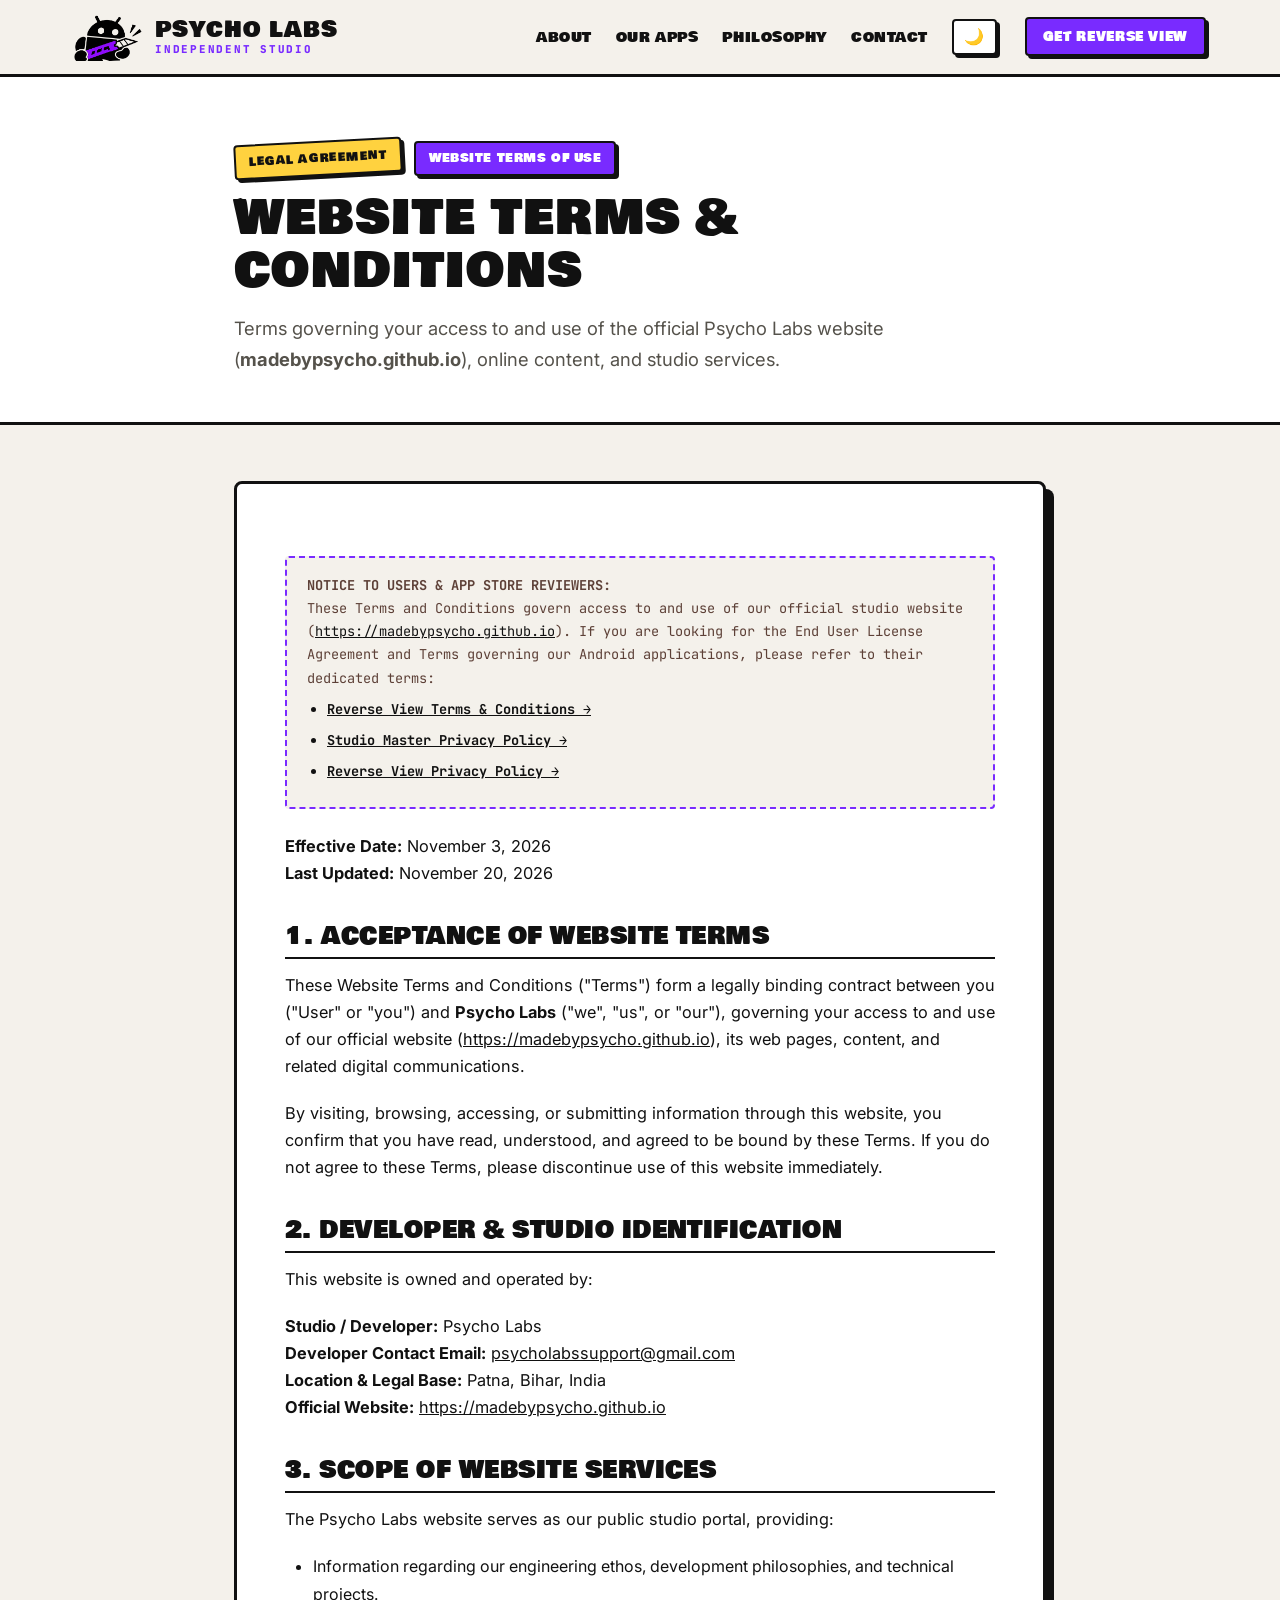
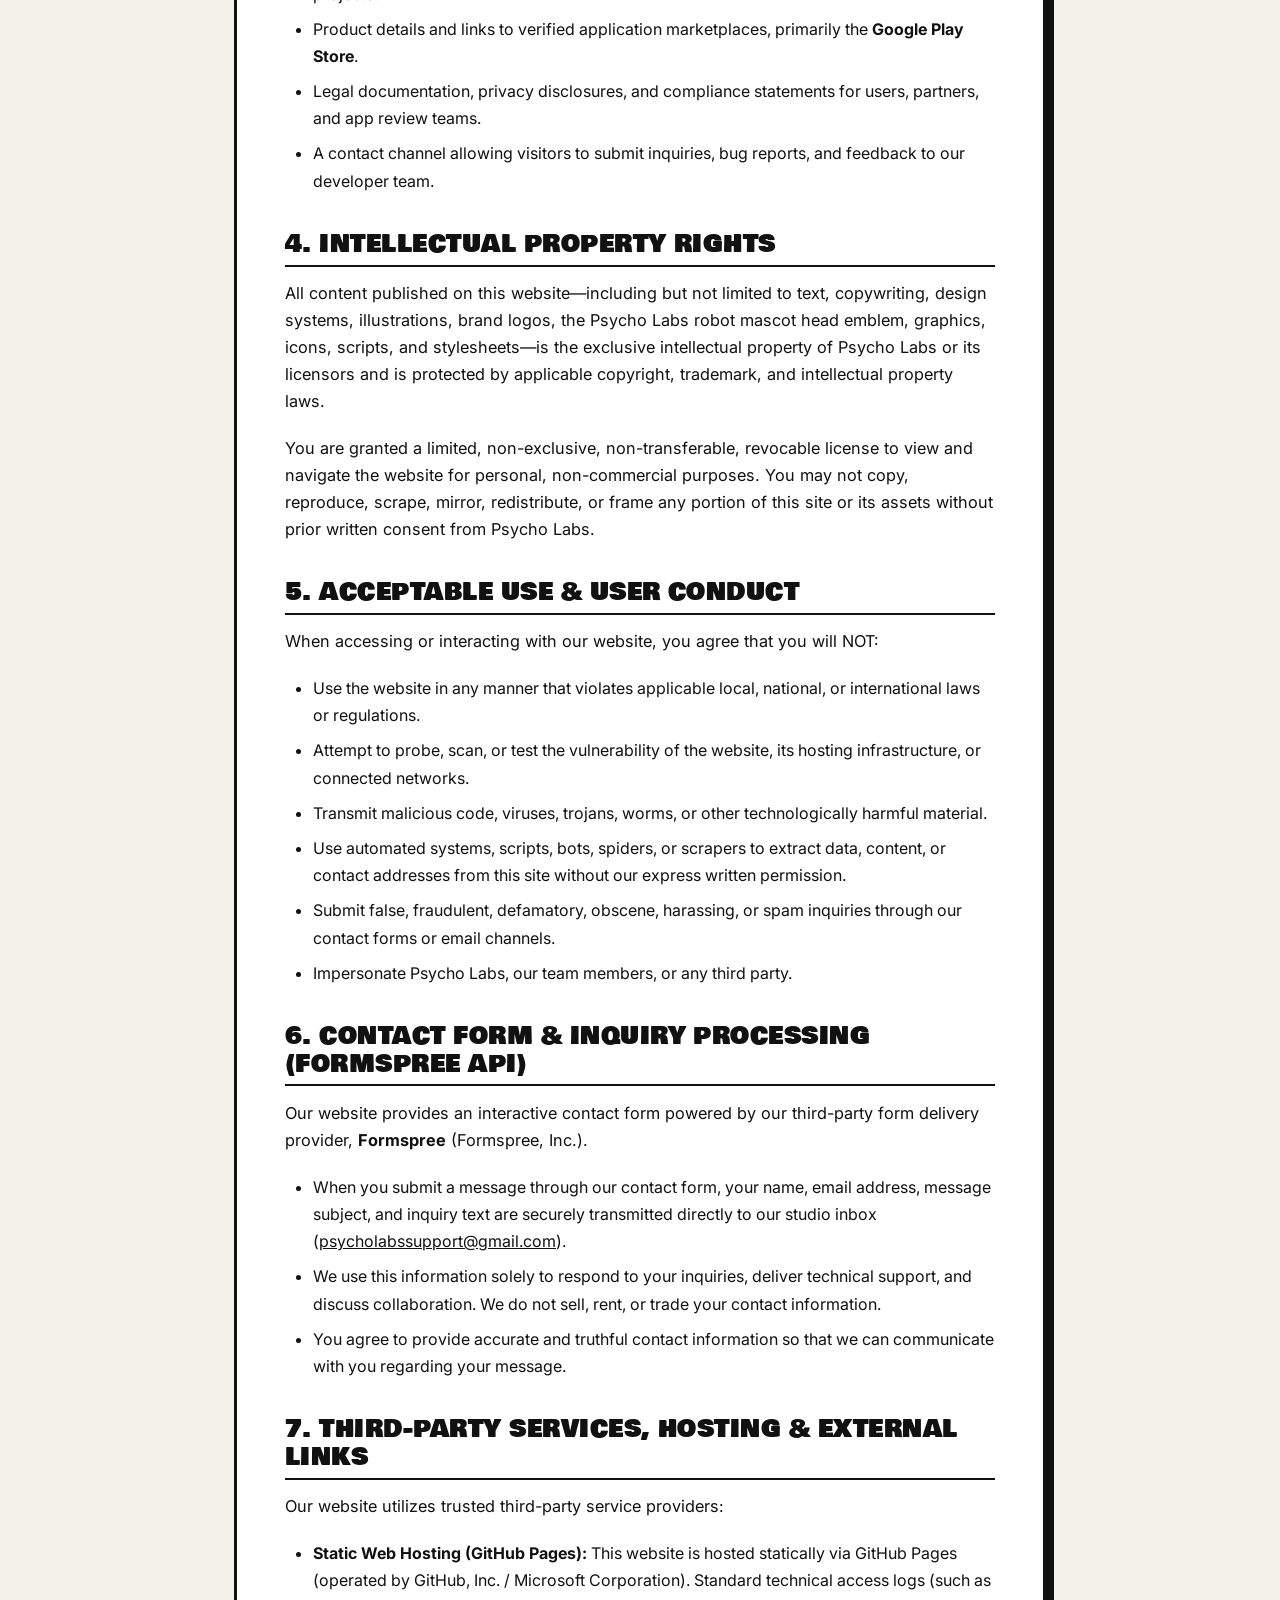
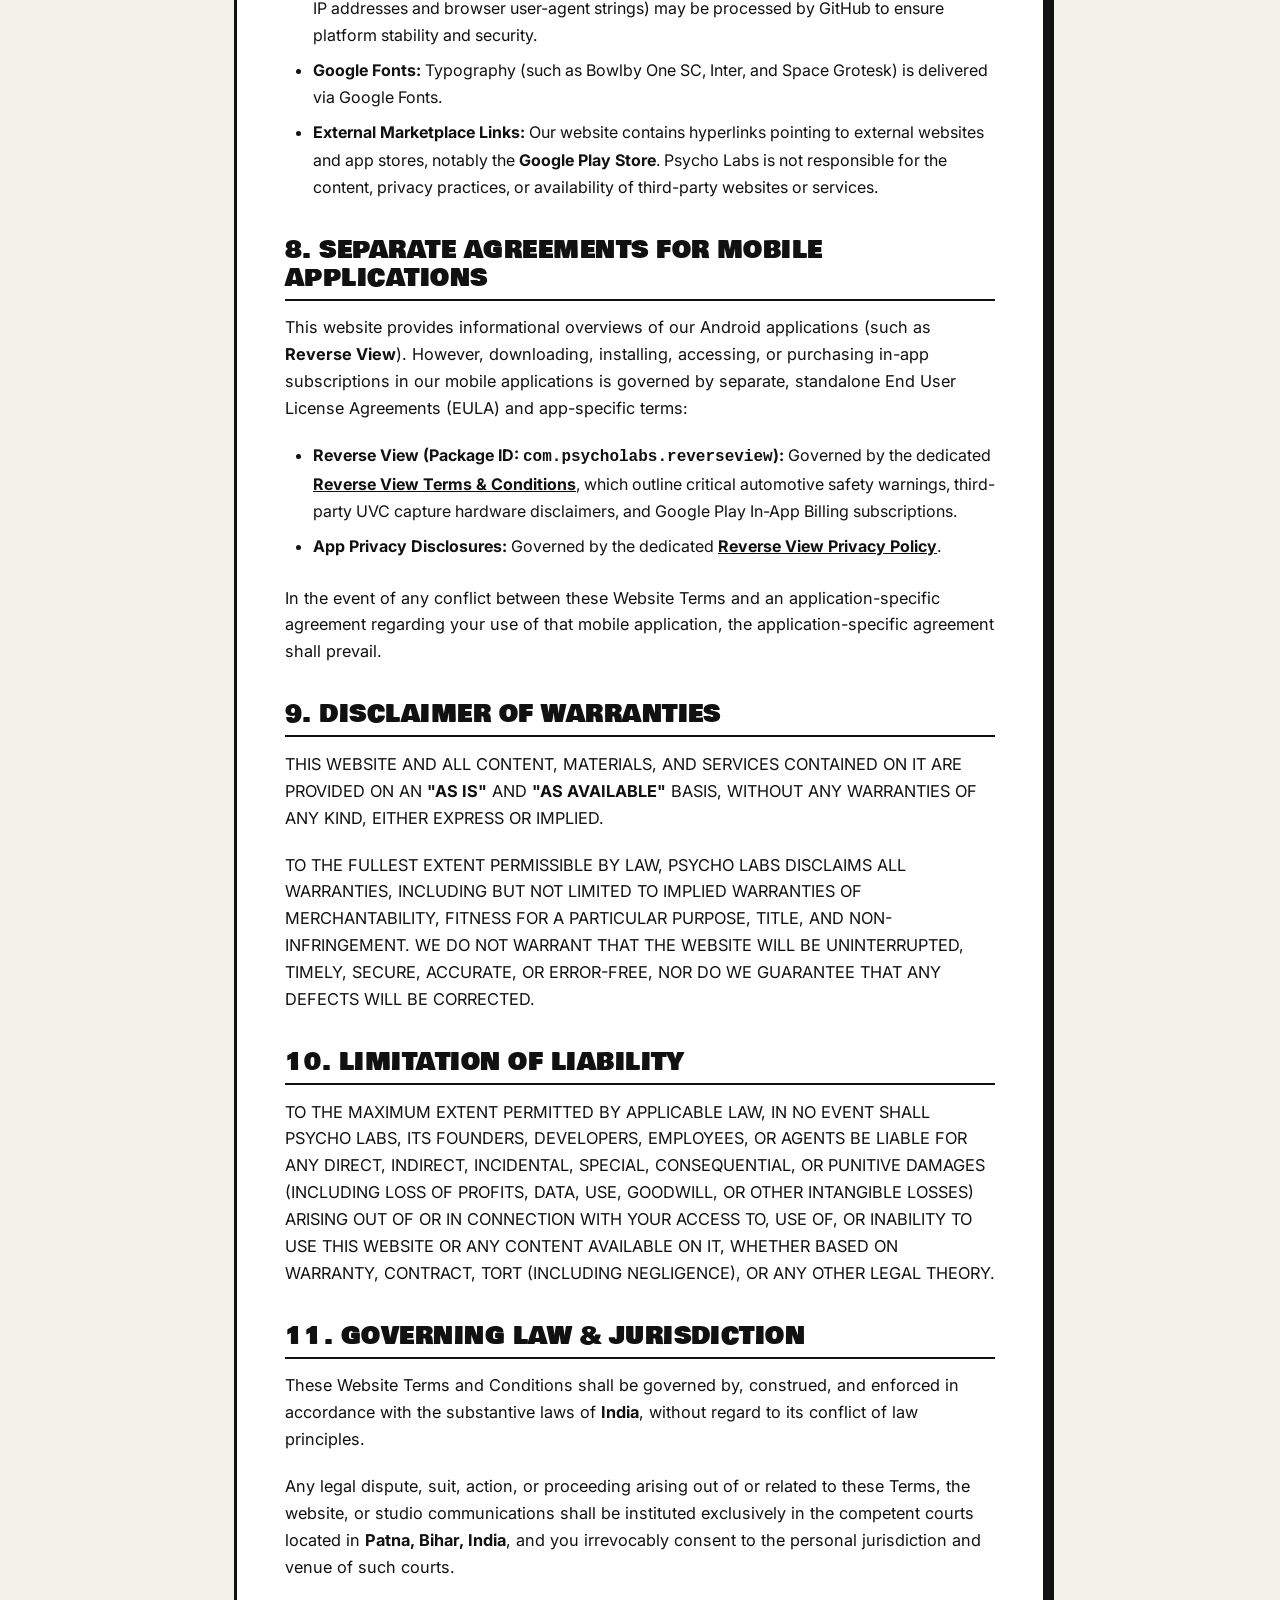
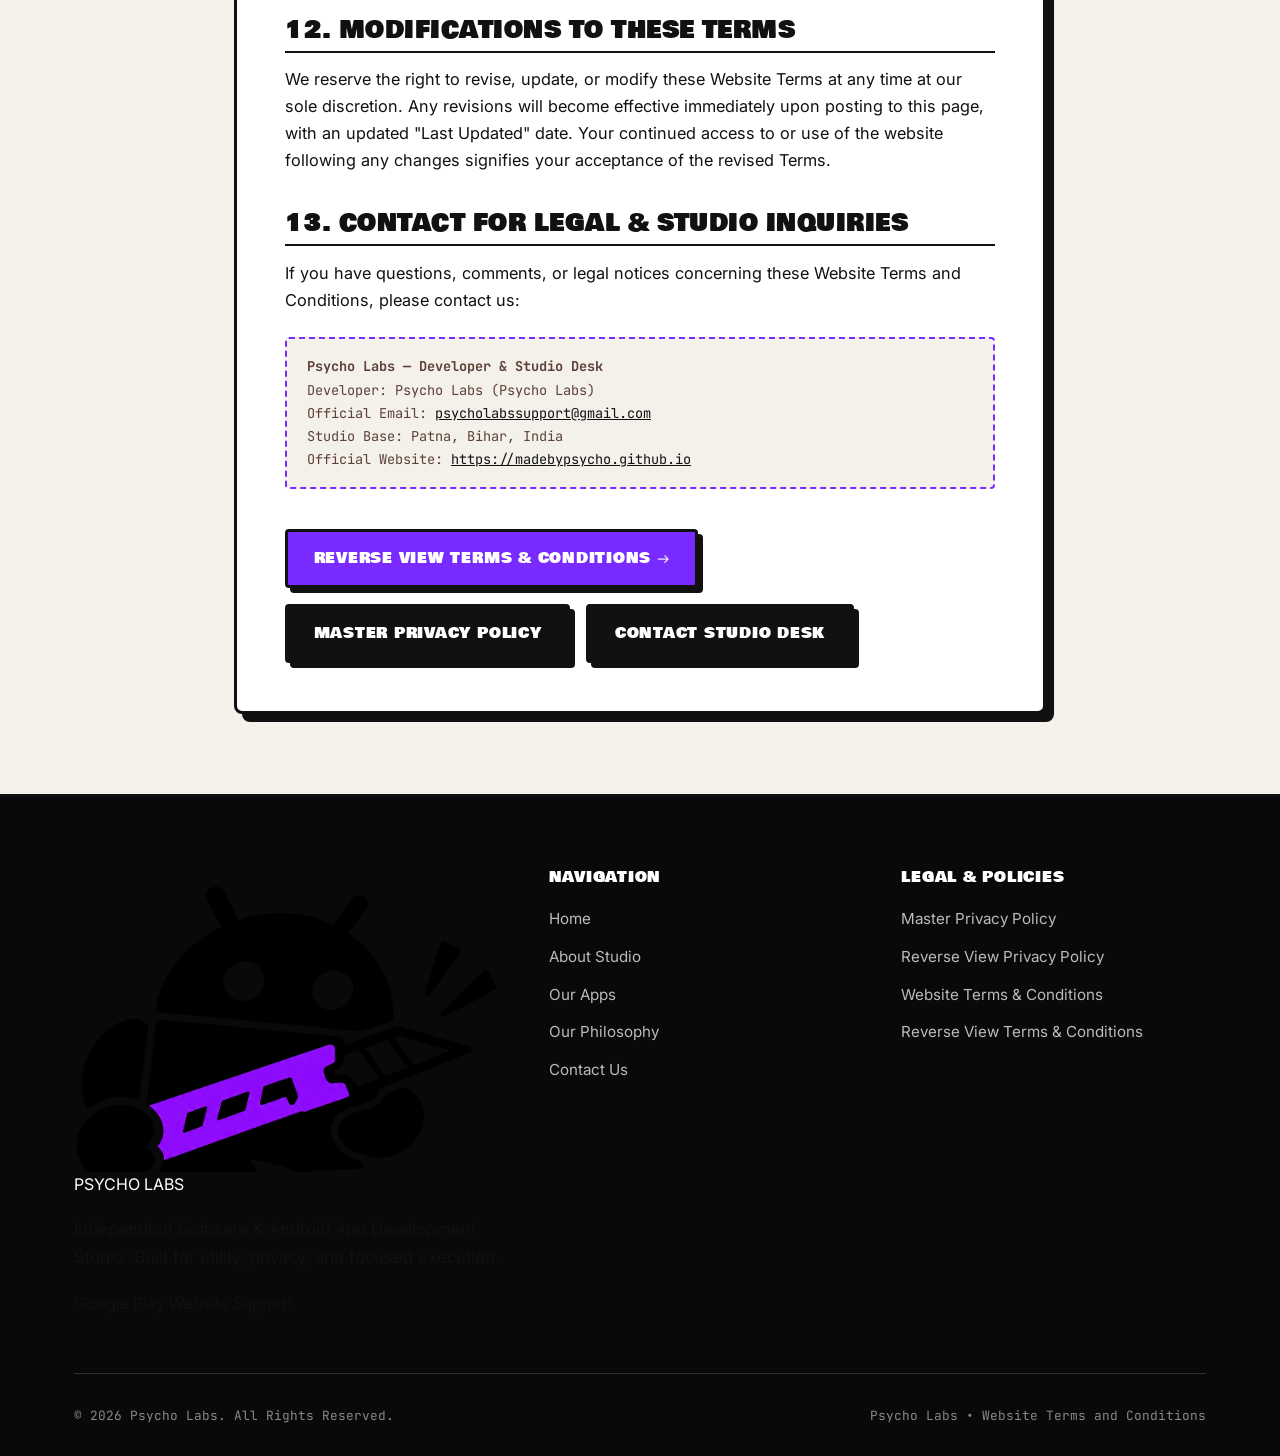
<file: terms.html>
<!DOCTYPE html>
<html lang="en">
<head>
  <meta charset="UTF-8">
  <meta name="viewport" content="width=device-width, initial-scale=1.0">
  <title>Website Terms &amp; Conditions — Psycho Labs</title>
  <meta name="description" content="Official Terms &amp; Conditions governing the access to and use of the Psycho Labs website, intellectual property, contact services, and online studio resources.">
  <meta name="author" content="Psycho Labs">

  <meta property="og:type" content="website">
  <meta property="og:title" content="Website Terms &amp; Conditions — Psycho Labs">
  <meta property="og:description" content="Terms and conditions governing the access to and use of the official Psycho Labs developer studio website.">
  <meta property="og:image" content="assets/images/header-mascot.png">

  <!-- Favicons -->
  <link rel="icon" type="image/png" sizes="32x32" href="assets/icons/favicon-32.png">
  <link rel="icon" type="image/png" sizes="64x64" href="assets/icons/favicon.png">
  <link rel="apple-touch-icon" sizes="192x192" href="assets/icons/favicon-192.png">

  <!-- Fonts: Bowlby One SC (Matches Logo), Inter, JetBrains Mono, Space Grotesk -->
  <link rel="preconnect" href="https://fonts.googleapis.com">
  <link rel="preconnect" href="https://fonts.gstatic.com" crossorigin>
  <link href="https://fonts.googleapis.com/css2?family=Bowlby+One+SC&family=Inter:wght@400;500;600;700&family=JetBrains+Mono:wght@500;700;800&family=Space+Grotesk:wght@600;700;800&display=swap" rel="stylesheet">

  <!-- Inline Theme Init (Prevents Flash of Wrong Theme) -->
  <script>
    (function() {
      try {
        var saved = localStorage.getItem('psycho_theme');
        var prefersDark = window.matchMedia && window.matchMedia('(prefers-color-scheme: dark)').matches;
        var theme = saved || (prefersDark ? 'dark' : 'light');
        document.documentElement.setAttribute('data-theme', theme);
      } catch (e) {}
    })();
  </script>

  <link rel="stylesheet" href="assets/css/styles.css">
</head>
<body>

  <!-- Site Header -->
  <header class="site-header">
    <div class="header-inner">
      <a href="index.html" class="brand-link" aria-label="Psycho Labs Home">
        <img src="assets/images/header-mascot.png" alt="Psycho Labs Mascot" class="header-logo theme-mascot-img">
        <div class="brand-text-block">
          <span class="brand-title">PSYCHO LABS</span>
          <span class="brand-subtitle" data-config="headerTagline">INDEPENDENT STUDIO</span>
        </div>
      </a>

      <nav class="nav-links" aria-label="Main Navigation">
        <a href="about.html" class="nav-link">About</a>
        <a href="apps.html" class="nav-link">Our Apps</a>
        <a href="index.html#philosophy" class="nav-link">Philosophy</a>
        <a href="contact.html" class="nav-link">Contact</a>
        <button class="theme-toggle-btn" aria-label="Toggle Dark/Light Mode" title="Toggle Theme">
          <span class="theme-icon-moon" aria-hidden="true">🌙</span>
          <span class="theme-icon-sun" aria-hidden="true" style="display:none;">☀️</span>
        </button>
        <a href="https://play.google.com/store/apps/details?id=com.psycholabs.reverseview" target="_blank" rel="noopener noreferrer" class="btn btn-sm btn-primary nav-cta">Get Reverse View</a>
      </nav>

      <button class="mobile-nav-toggle" aria-label="Toggle Navigation Menu" aria-expanded="false">
        <span class="hamburger-box">
          <span class="hamburger-line"></span>
          <span class="hamburger-line"></span>
          <span class="hamburger-line"></span>
        </span>
      </button>
    </div>
  </header>

  <!-- Mobile Drawer -->
  <div class="mobile-drawer" aria-label="Mobile Navigation Drawer">
    <ul class="mobile-nav-list">
      <li class="mobile-nav-item"><a href="index.html">Home</a></li>
      <li class="mobile-nav-item"><a href="about.html">About Studio</a></li>
      <li class="mobile-nav-item"><a href="apps.html">Our Apps</a></li>
      <li class="mobile-nav-item"><a href="index.html#philosophy">Philosophy</a></li>
      <li class="mobile-nav-item"><a href="contact.html">Contact Us</a></li>
    </ul>
    <div class="mobile-drawer-footer">
      <div class="mobile-theme-row">
        <span class="mobile-theme-label">Theme Mode</span>
        <button class="theme-toggle-btn" aria-label="Toggle Dark/Light Mode">
          <span class="theme-icon-moon" aria-hidden="true">🌙</span>
          <span class="theme-icon-sun" aria-hidden="true" style="display:none;">☀️</span>
          <span class="theme-toggle-label">Dark</span>
        </button>
      </div>
      <a href="https://play.google.com/store/apps/details?id=com.psycholabs.reverseview" target="_blank" rel="noopener noreferrer" class="btn btn-primary btn-block">Download Reverse View</a>
    </div>
  </div>

  <main id="main-content">

    <!-- Page Header -->
    <section class="policy-page-header">
      <div class="container container-narrow">
        <div class="policy-badge-row">
          <span class="sticker yellow tilt-left">LEGAL AGREEMENT</span>
          <span class="sticker purple">WEBSITE TERMS OF USE</span>
        </div>
        <h1 class="section-title">WEBSITE TERMS &amp; CONDITIONS</h1>
        <p class="section-desc">
          Terms governing your access to and use of the official Psycho Labs website (<strong>madebypsycho.github.io</strong>), online content, and studio services.
        </p>
      </div>
    </section>

    <!-- Main Content -->
    <section class="policy-content-body">
      <div class="container container-narrow">
        
        <div class="legal-card">

          <!-- Notice Linking to Dedicated App Terms -->
          <div class="placeholder-notice" style="background: var(--theme-bg-card-alt); border-color: var(--c-purple);">
            <strong>NOTICE TO USERS &amp; APP STORE REVIEWERS:</strong><br>
            These Terms and Conditions govern access to and use of our official studio website (<a href="https://madebypsycho.github.io" data-config="websiteUrl" style="text-decoration: underline;">https://madebypsycho.github.io</a>). If you are looking for the End User License Agreement and Terms governing our Android applications, please refer to their dedicated terms:
            <ul style="margin: 0.5rem 0 0 1.25rem;">
              <li><a href="terms-reverseview.html" style="font-weight: 700; text-decoration: underline;">Reverse View Terms &amp; Conditions &rarr;</a></li>
              <li><a href="privacy.html" style="font-weight: 700; text-decoration: underline;">Studio Master Privacy Policy &rarr;</a></li>
              <li><a href="privacy-reverseview.html" style="font-weight: 700; text-decoration: underline;">Reverse View Privacy Policy &rarr;</a></li>
            </ul>
          </div>

          <p>
            <strong>Effective Date:</strong> November 3, 2026<br>
            <strong>Last Updated:</strong> November 20, 2026
          </p>

          <h2>1. ACCEPTANCE OF WEBSITE TERMS</h2>
          <p>
            These Website Terms and Conditions ("Terms") form a legally binding contract between you ("User" or "you") and <strong>Psycho Labs</strong> ("we", "us", or "our"), governing your access to and use of our official website (<a href="https://madebypsycho.github.io" data-config="websiteUrl" style="text-decoration: underline;">https://madebypsycho.github.io</a>), its web pages, content, and related digital communications.
          </p>
          <p>
            By visiting, browsing, accessing, or submitting information through this website, you confirm that you have read, understood, and agreed to be bound by these Terms. If you do not agree to these Terms, please discontinue use of this website immediately.
          </p>

          <h2>2. DEVELOPER &amp; STUDIO IDENTIFICATION</h2>
          <p>
            This website is owned and operated by:
          </p>
          <p>
            <strong>Studio / Developer:</strong> <span data-config="legalEntityName">Psycho Labs</span><br>
            <strong>Developer Contact Email:</strong> <a href="mailto:psycholabssupport@gmail.com" data-config="email" style="text-decoration: underline;">psycholabssupport@gmail.com</a><br>
            <strong>Location &amp; Legal Base:</strong> <span data-config="businessLocation">Patna, Bihar, India</span><br>
            <strong>Official Website:</strong> <a href="https://madebypsycho.github.io" data-config="websiteUrl" style="text-decoration: underline;">https://madebypsycho.github.io</a>
          </p>

          <h2>3. SCOPE OF WEBSITE SERVICES</h2>
          <p>
            The Psycho Labs website serves as our public studio portal, providing:
          </p>
          <ul>
            <li>Information regarding our engineering ethos, development philosophies, and technical projects.</li>
            <li>Product details and links to verified application marketplaces, primarily the <strong>Google Play Store</strong>.</li>
            <li>Legal documentation, privacy disclosures, and compliance statements for users, partners, and app review teams.</li>
            <li>A contact channel allowing visitors to submit inquiries, bug reports, and feedback to our developer team.</li>
          </ul>

          <h2>4. INTELLECTUAL PROPERTY RIGHTS</h2>
          <p>
            All content published on this website—including but not limited to text, copywriting, design systems, illustrations, brand logos, the Psycho Labs robot mascot head emblem, graphics, icons, scripts, and stylesheets—is the exclusive intellectual property of Psycho Labs or its licensors and is protected by applicable copyright, trademark, and intellectual property laws.
          </p>
          <p>
            You are granted a limited, non-exclusive, non-transferable, revocable license to view and navigate the website for personal, non-commercial purposes. You may not copy, reproduce, scrape, mirror, redistribute, or frame any portion of this site or its assets without prior written consent from Psycho Labs.
          </p>

          <h2>5. ACCEPTABLE USE &amp; USER CONDUCT</h2>
          <p>
            When accessing or interacting with our website, you agree that you will NOT:
          </p>
          <ul>
            <li>Use the website in any manner that violates applicable local, national, or international laws or regulations.</li>
            <li>Attempt to probe, scan, or test the vulnerability of the website, its hosting infrastructure, or connected networks.</li>
            <li>Transmit malicious code, viruses, trojans, worms, or other technologically harmful material.</li>
            <li>Use automated systems, scripts, bots, spiders, or scrapers to extract data, content, or contact addresses from this site without our express written permission.</li>
            <li>Submit false, fraudulent, defamatory, obscene, harassing, or spam inquiries through our contact forms or email channels.</li>
            <li>Impersonate Psycho Labs, our team members, or any third party.</li>
          </ul>

          <h2>6. CONTACT FORM &amp; INQUIRY PROCESSING (FORMSPREE API)</h2>
          <p>
            Our website provides an interactive contact form powered by our third-party form delivery provider, <strong>Formspree</strong> (Formspree, Inc.).
          </p>
          <ul>
            <li>When you submit a message through our contact form, your name, email address, message subject, and inquiry text are securely transmitted directly to our studio inbox (<a href="mailto:psycholabssupport@gmail.com" data-config="email" style="text-decoration: underline;">psycholabssupport@gmail.com</a>).</li>
            <li>We use this information solely to respond to your inquiries, deliver technical support, and discuss collaboration. We do not sell, rent, or trade your contact information.</li>
            <li>You agree to provide accurate and truthful contact information so that we can communicate with you regarding your message.</li>
          </ul>

          <h2>7. THIRD-PARTY SERVICES, HOSTING &amp; EXTERNAL LINKS</h2>
          <p>
            Our website utilizes trusted third-party service providers:
          </p>
          <ul>
            <li><strong>Static Web Hosting (GitHub Pages):</strong> This website is hosted statically via GitHub Pages (operated by GitHub, Inc. / Microsoft Corporation). Standard technical access logs (such as IP addresses and browser user-agent strings) may be processed by GitHub to ensure platform stability and security.</li>
            <li><strong>Google Fonts:</strong> Typography (such as Bowlby One SC, Inter, and Space Grotesk) is delivered via Google Fonts.</li>
            <li><strong>External Marketplace Links:</strong> Our website contains hyperlinks pointing to external websites and app stores, notably the <strong>Google Play Store</strong>. Psycho Labs is not responsible for the content, privacy practices, or availability of third-party websites or services.</li>
          </ul>

          <h2>8. SEPARATE AGREEMENTS FOR MOBILE APPLICATIONS</h2>
          <p>
            This website provides informational overviews of our Android applications (such as <strong>Reverse View</strong>). However, downloading, installing, accessing, or purchasing in-app subscriptions in our mobile applications is governed by separate, standalone End User License Agreements (EULA) and app-specific terms:
          </p>
          <ul>
            <li><strong>Reverse View (Package ID: <code>com.psycholabs.reverseview</code>):</strong> Governed by the dedicated <a href="terms-reverseview.html" style="font-weight: 700; text-decoration: underline;">Reverse View Terms &amp; Conditions</a>, which outline critical automotive safety warnings, third-party UVC capture hardware disclaimers, and Google Play In-App Billing subscriptions.</li>
            <li><strong>App Privacy Disclosures:</strong> Governed by the dedicated <a href="privacy-reverseview.html" style="font-weight: 700; text-decoration: underline;">Reverse View Privacy Policy</a>.</li>
          </ul>
          <p>
            In the event of any conflict between these Website Terms and an application-specific agreement regarding your use of that mobile application, the application-specific agreement shall prevail.
          </p>

          <h2>9. DISCLAIMER OF WARRANTIES</h2>
          <p>
            THIS WEBSITE AND ALL CONTENT, MATERIALS, AND SERVICES CONTAINED ON IT ARE PROVIDED ON AN <strong>"AS IS"</strong> AND <strong>"AS AVAILABLE"</strong> BASIS, WITHOUT ANY WARRANTIES OF ANY KIND, EITHER EXPRESS OR IMPLIED.
          </p>
          <p>
            TO THE FULLEST EXTENT PERMISSIBLE BY LAW, PSYCHO LABS DISCLAIMS ALL WARRANTIES, INCLUDING BUT NOT LIMITED TO IMPLIED WARRANTIES OF MERCHANTABILITY, FITNESS FOR A PARTICULAR PURPOSE, TITLE, AND NON-INFRINGEMENT. WE DO NOT WARRANT THAT THE WEBSITE WILL BE UNINTERRUPTED, TIMELY, SECURE, ACCURATE, OR ERROR-FREE, NOR DO WE GUARANTEE THAT ANY DEFECTS WILL BE CORRECTED.
          </p>

          <h2>10. LIMITATION OF LIABILITY</h2>
          <p>
            TO THE MAXIMUM EXTENT PERMITTED BY APPLICABLE LAW, IN NO EVENT SHALL PSYCHO LABS, ITS FOUNDERS, DEVELOPERS, EMPLOYEES, OR AGENTS BE LIABLE FOR ANY DIRECT, INDIRECT, INCIDENTAL, SPECIAL, CONSEQUENTIAL, OR PUNITIVE DAMAGES (INCLUDING LOSS OF PROFITS, DATA, USE, GOODWILL, OR OTHER INTANGIBLE LOSSES) ARISING OUT OF OR IN CONNECTION WITH YOUR ACCESS TO, USE OF, OR INABILITY TO USE THIS WEBSITE OR ANY CONTENT AVAILABLE ON IT, WHETHER BASED ON WARRANTY, CONTRACT, TORT (INCLUDING NEGLIGENCE), OR ANY OTHER LEGAL THEORY.
          </p>

          <h2>11. GOVERNING LAW &amp; JURISDICTION</h2>
          <p>
            These Website Terms and Conditions shall be governed by, construed, and enforced in accordance with the substantive laws of <strong>India</strong>, without regard to its conflict of law principles.
          </p>
          <p>
            Any legal dispute, suit, action, or proceeding arising out of or related to these Terms, the website, or studio communications shall be instituted exclusively in the competent courts located in <strong>Patna, Bihar, India</strong>, and you irrevocably consent to the personal jurisdiction and venue of such courts.
          </p>

          <h2>12. MODIFICATIONS TO THESE TERMS</h2>
          <p>
            We reserve the right to revise, update, or modify these Website Terms at any time at our sole discretion. Any revisions will become effective immediately upon posting to this page, with an updated "Last Updated" date. Your continued access to or use of the website following any changes signifies your acceptance of the revised Terms.
          </p>

          <h2>13. CONTACT FOR LEGAL &amp; STUDIO INQUIRIES</h2>
          <p>
            If you have questions, comments, or legal notices concerning these Website Terms and Conditions, please contact us:
          </p>
          <div class="placeholder-notice" style="background: var(--theme-bg-card-alt); border-color: var(--c-purple);">
            <strong>Psycho Labs — Developer &amp; Studio Desk</strong><br>
            Developer: Psycho Labs (<span data-config="legalEntityName">Psycho Labs</span>)<br>
            Official Email: <a href="mailto:psycholabssupport@gmail.com" data-config="email" style="text-decoration: underline;">psycholabssupport@gmail.com</a><br>
            Studio Base: <span data-config="businessLocation">Patna, Bihar, India</span><br>
            Official Website: <a href="https://madebypsycho.github.io" data-config="websiteUrl" style="text-decoration: underline;">https://madebypsycho.github.io</a>
          </div>

          <div style="margin-top: 2.5rem; display: flex; gap: 1rem; flex-wrap: wrap;">
            <a href="terms-reverseview.html" class="btn btn-primary">Reverse View Terms &amp; Conditions &rarr;</a>
            <a href="privacy.html" class="btn btn-secondary">Master Privacy Policy</a>
            <a href="contact.html" class="btn btn-secondary">Contact Studio Desk</a>
          </div>

        </div>

      </div>
    </section>

  </main>

  <!-- Site Footer -->
  <footer class="site-footer">
    <div class="container">
      <div class="footer-top">
        <div class="footer-brand-col">
          <div class="footer-brand">
            <img src="assets/images/header-mascot.png" alt="Psycho Labs Mascot" class="footer-mascot-img theme-mascot-img">
            <span class="footer-brand-title">PSYCHO LABS</span>
          </div>
          <p class="footer-tagline">
            Independent Software &amp; Android App Development Studio. Built for utility, privacy, and focused execution.
          </p>
          <div class="footer-social-row">
            <a href="https://play.google.com/store/apps/details?id=com.psycholabs.reverseview" target="_blank" rel="noopener noreferrer" class="footer-social-link" title="Google Play Store">Google Play</a>
            <a href="https://madebypsycho.github.io" class="footer-social-link" title="Website">Website</a>
            <a href="contact.html" class="footer-social-link" title="Contact">Support</a>
          </div>
        </div>

        <div class="footer-col">
          <h4 class="footer-heading">Navigation</h4>
          <ul class="footer-links">
            <li><a href="index.html">Home</a></li>
            <li><a href="about.html">About Studio</a></li>
            <li><a href="apps.html">Our Apps</a></li>
            <li><a href="index.html#philosophy">Our Philosophy</a></li>
            <li><a href="contact.html">Contact Us</a></li>
          </ul>
        </div>

        <div class="footer-col">
          <h4 class="footer-heading">Legal &amp; Policies</h4>
          <ul class="footer-links">
            <li><a href="privacy.html">Master Privacy Policy</a></li>
            <li><a href="privacy-reverseview.html">Reverse View Privacy Policy</a></li>
            <li><a href="terms.html">Website Terms &amp; Conditions</a></li>
            <li><a href="terms-reverseview.html">Reverse View Terms &amp; Conditions</a></li>
          </ul>
        </div>
      </div>

      <div class="footer-bottom">
        <div>
          &copy; <span class="current-year">2026</span> <span data-config="studioName">Psycho Labs</span>. All Rights Reserved.
        </div>
        <div>
          Psycho Labs &bull; Website Terms and Conditions
        </div>
      </div>
    </div>
  </footer>

  <script src="assets/js/config.js"></script>
  <script src="assets/js/script.js"></script>
</body>
</html>
</file>
<file: assets/css/styles.css>
/* ==========================================================================
   PSYCHO LABS — OFFICIAL STYLESHEET
   Independent Software & Android App Studio
   Aesthetic: Underground Creative Studio / Neo-Brutalist Sticker Zine
   Typography: 'Bowlby One SC' (Headlines, Buttons, Badges) & 'Inter' (Body)
   Palette: Deep Black (#111111), Warm Off-White (#F4F1EB),
            Electric Purple (#792BFF), Bright Violet (#A855F7), White (#FFFFFF)
   Features: Light & Dark Theme Support with LocalStorage persistence
   ========================================================================== */

/* --------------------------------------------------------------------------
   1. CSS CUSTOM PROPERTIES (DESIGN TOKENS)
   -------------------------------------------------------------------------- */
:root {
  /* Brand Constants */
  --c-black: #111111;
  --c-offwhite: #F4F1EB;
  --c-purple: #792BFF;
  --c-violet: #A855F7;
  --c-white: #FFFFFF;
  --c-warning: #FFD23F;
  --c-danger: #FF3B30;
  --c-success: #00C853;

  /* Typography */
  --font-display: 'Bowlby One SC', 'Space Grotesk', cursive, sans-serif;
  --font-body: 'Inter', -apple-system, BlinkMacSystemFont, sans-serif;
  --font-mono: 'JetBrains Mono', 'Courier New', monospace;

  /* Radius & Transitions */
  --radius-sharp: 0px;
  --radius-sm: 4px;
  --radius-md: 8px;
  --radius-lg: 14px;
  --radius-pill: 9999px;
  --transition-snappy: 0.15s cubic-bezier(0.2, 0.8, 0.4, 1);
  --transition-theme: background-color 0.25s ease, color 0.25s ease, border-color 0.25s ease, box-shadow 0.25s ease;

  /* ---------------- LIGHT THEME VARIABLES (Default) ---------------- */
  --theme-bg-canvas: #F4F1EB;
  --theme-bg-card: #FFFFFF;
  --theme-bg-card-alt: #F4F1EB;
  --theme-text-primary: #111111;
  --theme-text-muted: #55524B;
  --theme-border: #111111;
  --theme-shadow: #111111;
  --theme-dot-grid: rgba(17, 17, 17, 0.08);
  --theme-input-bg: #F4F1EB;
  --theme-notice-bg: #FFF8E1;
  --theme-notice-border: #FFA000;
  --theme-notice-text: #5D4037;
  --theme-notice-highlight: #FFECB3;

  /* Dynamic Borders & Shadows */
  --border-thick: 3px solid var(--theme-border);
  --border-med: 2px solid var(--theme-border);
  --border-thin: 1.5px solid var(--theme-border);

  --shadow-hard-sm: 3px 3px 0px var(--theme-shadow);
  --shadow-hard: 5px 5px 0px var(--theme-shadow);
  --shadow-hard-lg: 8px 8px 0px var(--theme-shadow);
  --shadow-purple: 5px 5px 0px var(--c-purple);
  --shadow-purple-lg: 8px 8px 0px var(--c-purple);
}

/* ---------------- DARK THEME VARIABLES ---------------- */
[data-theme="dark"] {
  --theme-bg-canvas: #111111;
  --theme-bg-card: #181818;
  --theme-bg-card-alt: #222222;
  --theme-text-primary: #F4F1EB;
  --theme-text-muted: #BDBAAF;
  --theme-border: #333333;
  --theme-shadow: #000000;
  --theme-dot-grid: rgba(244, 241, 235, 0.07);
  --theme-input-bg: #202020;
  --theme-notice-bg: #272010;
  --theme-notice-border: #d48b00;
  --theme-notice-text: #f7dba0;
  --theme-notice-highlight: #3b2f12;

  --border-thick: 3px solid var(--theme-border);
  --border-med: 2px solid var(--theme-border);
  --border-thin: 1.5px solid var(--theme-border);

  --shadow-hard-sm: 3px 3px 0px var(--theme-shadow);
  --shadow-hard: 5px 5px 0px var(--theme-shadow);
  --shadow-hard-lg: 8px 8px 0px var(--theme-shadow);
  --shadow-purple: 5px 5px 0px var(--c-purple);
  --shadow-purple-lg: 8px 8px 0px var(--c-purple);
}

/* --------------------------------------------------------------------------
   2. GLOBAL RESET & BASE STYLES
   -------------------------------------------------------------------------- */
*, *::before, *::after {
  box-sizing: border-box;
  margin: 0;
  padding: 0;
}

html {
  scroll-behavior: smooth;
  font-size: 16px;
  background-color: var(--theme-bg-canvas);
  color: var(--theme-text-primary);
}

body {
  font-family: var(--font-body);
  background-color: var(--theme-bg-canvas);
  color: var(--theme-text-primary);
  line-height: 1.6;
  min-height: 100vh;
  display: flex;
  flex-direction: column;
  overflow-x: hidden;
  -webkit-font-smoothing: antialiased;
  transition: var(--transition-theme);
}

/* Graph paper / dot grid texture */
body::before {
  content: '';
  position: fixed;
  top: 0;
  left: 0;
  width: 100%;
  height: 100%;
  background-image: 
    radial-gradient(circle, var(--theme-dot-grid) 1px, transparent 1px);
  background-size: 24px 24px;
  pointer-events: none;
  z-index: -1;
  transition: var(--transition-theme);
}

/* Custom Selection */
::selection {
  background-color: var(--c-purple);
  color: var(--c-white);
}

/* Focus States for Accessibility */
:focus-visible {
  outline: 3px dashed var(--c-purple);
  outline-offset: 3px;
}

/* Typography Hierarchy */
h1, h2, h3, h4, h5, h6 {
  font-family: var(--font-display);
  font-weight: 400; /* Bowlby One SC is natively extra-heavy display weight */
  line-height: 1.15;
  color: var(--theme-text-primary);
  letter-spacing: 0.02em;
}

p {
  color: var(--theme-text-primary);
  font-size: 1.05rem;
  line-height: 1.65;
}

a {
  color: var(--theme-text-primary);
  text-decoration: none;
  transition: color var(--transition-snappy);
}

img {
  max-width: 100%;
  height: auto;
  display: block;
}

/* Container */
.container {
  width: 100%;
  max-width: 1180px;
  margin: 0 auto;
  padding: 0 1.5rem;
}

.container-narrow {
  max-width: 860px;
}

/* --------------------------------------------------------------------------
   3. STICKERS, BADGES & DECORATIVE GRAPHICS
   -------------------------------------------------------------------------- */
.sticker {
  display: inline-flex;
  align-items: center;
  gap: 0.4rem;
  font-family: var(--font-display);
  font-size: 0.72rem;
  font-weight: 400;
  text-transform: uppercase;
  letter-spacing: 0.05em;
  padding: 0.4rem 0.8rem;
  background: var(--theme-bg-card);
  color: var(--theme-text-primary);
  border: var(--border-med);
  box-shadow: var(--shadow-hard-sm);
  border-radius: var(--radius-sm);
  user-select: none;
  white-space: nowrap;
  transition: var(--transition-theme);
}

.sticker.purple {
  background: var(--c-purple) !important;
  color: var(--c-white) !important;
  border-color: var(--theme-border) !important;
}

.sticker.yellow {
  background: var(--c-warning) !important;
  color: var(--c-black) !important;
  border-color: var(--theme-border) !important;
}

.sticker.green {
  background: #22C55E !important;
  color: #000000 !important;
  border-color: var(--theme-border) !important;
}

.sticker.black {
  background: var(--c-black) !important;
  color: var(--c-white) !important;
  border-color: var(--theme-border) !important;
}

[data-theme="dark"] .sticker.black {
  background: #252525 !important;
  color: #FFFFFF !important;
  border-color: #444444 !important;
}

.sticker.tilt-left {
  transform: rotate(-3deg);
}

.sticker.tilt-right {
  transform: rotate(3deg);
}

.sticker-status {
  display: inline-flex;
  align-items: center;
  gap: 0.45rem;
  font-family: var(--font-mono);
  font-size: 0.75rem;
  font-weight: 700;
  padding: 0.35rem 0.75rem;
  background: var(--theme-bg-card);
  color: var(--theme-text-primary);
  border: var(--border-med);
  box-shadow: 2px 2px 0 var(--theme-shadow);
  border-radius: var(--radius-pill);
  transition: var(--transition-theme);
}

.status-dot {
  width: 9px;
  height: 9px;
  border-radius: 50%;
  background: var(--c-purple);
  display: inline-block;
  animation: pulse-dot 2s infinite ease-in-out;
}

@keyframes pulse-dot {
  0% { transform: scale(0.9); opacity: 0.7; }
  50% { transform: scale(1.3); opacity: 1; }
  100% { transform: scale(0.9); opacity: 0.7; }
}

/* --------------------------------------------------------------------------
   4. BUTTONS & INTERACTIVE ELEMENTS
   -------------------------------------------------------------------------- */
.btn {
  display: inline-flex;
  align-items: center;
  justify-content: center;
  gap: 0.65rem;
  font-family: var(--font-display);
  font-weight: 400;
  font-size: 0.95rem;
  text-transform: uppercase;
  letter-spacing: 0.05em;
  padding: 0.85rem 1.6rem;
  border-radius: var(--radius-sm);
  cursor: pointer;
  border: var(--border-thick);
  background: var(--theme-bg-card);
  color: var(--theme-text-primary);
  box-shadow: var(--shadow-hard);
  transition: transform var(--transition-snappy), box-shadow var(--transition-snappy), background var(--transition-snappy);
  user-select: none;
}

.btn:hover {
  transform: translate(-2px, -2px);
  box-shadow: var(--shadow-hard-lg);
}

.btn:active {
  transform: translate(2px, 2px);
  box-shadow: 2px 2px 0 var(--theme-shadow);
}

.btn-primary {
  background: var(--c-purple) !important;
  color: var(--c-white) !important;
  border-color: var(--theme-border) !important;
}

.btn-primary:hover {
  background: #8b3eff !important;
}

.btn-secondary {
  background: var(--c-black);
  color: var(--c-white);
}

[data-theme="dark"] .btn-secondary {
  background: #2a2a2a;
  border-color: #444444;
  color: #FFFFFF;
}

.btn-secondary:hover {
  background: #242424;
}

[data-theme="dark"] .btn-secondary:hover {
  background: #363636;
}

.btn-sm {
  padding: 0.45rem 1rem;
  font-size: 0.8rem;
  border-width: 2px;
  box-shadow: var(--shadow-hard-sm);
}

/* Theme Toggle Button */
.theme-toggle-btn {
  background: var(--theme-bg-card);
  border: var(--border-med);
  box-shadow: var(--shadow-hard-sm);
  border-radius: var(--radius-sm);
  padding: 0.4rem 0.65rem;
  font-size: 1rem;
  cursor: pointer;
  display: inline-flex;
  align-items: center;
  justify-content: center;
  gap: 0.4rem;
  color: var(--theme-text-primary);
  transition: transform var(--transition-snappy), box-shadow var(--transition-snappy), background var(--transition-snappy);
  user-select: none;
}

.theme-toggle-btn:hover {
  transform: translate(-1px, -1px);
  box-shadow: 3px 3px 0px var(--c-purple);
}

.theme-toggle-btn:active {
  transform: translate(1px, 1px);
  box-shadow: 1px 1px 0px var(--theme-shadow);
}

.theme-toggle-label {
  font-family: var(--font-mono);
  font-size: 0.75rem;
  font-weight: 700;
  text-transform: uppercase;
}

/* --------------------------------------------------------------------------
   5. NAVIGATION BAR
   -------------------------------------------------------------------------- */
.site-header {
  position: sticky;
  top: 0;
  left: 0;
  width: 100%;
  background: var(--theme-bg-canvas);
  border-bottom: var(--border-thick);
  z-index: 1000;
  transition: var(--transition-theme);
}

.header-inner {
  display: flex;
  align-items: center;
  justify-content: space-between;
  padding: 0.8rem 1.5rem;
  max-width: 1180px;
  margin: 0 auto;
}

/* Brand Link: Mascot only, with purple subtitle underneath text */
.brand-link {
  display: flex;
  align-items: center;
  gap: 0.85rem;
  text-decoration: none;
}

.header-logo {
  height: 48px;
  width: auto;
  object-fit: contain;
  transition: transform var(--transition-snappy);
}

.brand-link:hover .header-logo {
  transform: rotate(-4deg) scale(1.08);
}

.brand-text-block {
  display: flex;
  flex-direction: column;
}

.brand-title {
  font-family: var(--font-display);
  font-size: 1.35rem;
  font-weight: 400;
  color: var(--theme-text-primary);
  letter-spacing: 0.04em;
  line-height: 1;
}

.brand-subtitle {
  font-family: var(--font-mono);
  font-size: 0.68rem;
  font-weight: 800;
  color: var(--c-purple);
  letter-spacing: 0.16em;
  text-transform: uppercase;
  margin-top: 3px;
  line-height: 1;
}

[data-theme="dark"] .brand-subtitle {
  color: var(--c-violet);
}

/* Desktop Navigation Links */
.nav-links {
  display: flex;
  align-items: center;
  gap: 1.5rem;
  list-style: none;
}

.nav-link {
  font-family: var(--font-display);
  font-weight: 400;
  font-size: 0.88rem;
  text-transform: uppercase;
  letter-spacing: 0.04em;
  color: var(--theme-text-primary);
  position: relative;
  padding: 0.3rem 0;
}

.nav-link::after {
  content: '';
  position: absolute;
  bottom: 0;
  left: 0;
  width: 0%;
  height: 3px;
  background: var(--c-purple);
  transition: width var(--transition-snappy);
}

.nav-link:hover::after,
.nav-link.active::after {
  width: 100%;
}

.nav-cta {
  margin-left: 0.25rem;
}

/* Mobile Menu Toggle */
.mobile-nav-toggle {
  display: none;
  background: transparent;
  border: var(--border-med);
  padding: 0.5rem;
  cursor: pointer;
  border-radius: var(--radius-sm);
  box-shadow: var(--shadow-hard-sm);
}

.hamburger-box {
  width: 24px;
  height: 18px;
  display: flex;
  flex-direction: column;
  justify-content: space-between;
}

.hamburger-line {
  display: block;
  width: 100%;
  height: 3px;
  background: var(--theme-text-primary);
  border-radius: 2px;
  transition: transform var(--transition-snappy), opacity var(--transition-snappy);
}

/* Mobile Drawer */
.mobile-drawer {
  display: none;
  position: fixed;
  top: 70px;
  left: 0;
  width: 100%;
  height: calc(100vh - 70px);
  background: var(--theme-bg-canvas);
  border-top: var(--border-thick);
  padding: 2rem 1.5rem;
  z-index: 999;
  overflow-y: auto;
  transition: var(--transition-theme);
}

.mobile-drawer.open {
  display: block;
}

.mobile-nav-list {
  list-style: none;
  display: flex;
  flex-direction: column;
  gap: 1.25rem;
}

.mobile-nav-item a {
  font-family: var(--font-display);
  font-size: 1.25rem;
  font-weight: 400;
  text-transform: uppercase;
  display: block;
  padding: 0.65rem 1rem;
  background: var(--theme-bg-card);
  border: var(--border-med);
  box-shadow: var(--shadow-hard-sm);
  border-radius: var(--radius-sm);
  color: var(--theme-text-primary);
}

.mobile-theme-row {
  display: flex;
  align-items: center;
  justify-content: space-between;
  padding: 0.75rem 1rem;
  background: var(--theme-bg-card);
  border: var(--border-med);
  box-shadow: var(--shadow-hard-sm);
  border-radius: var(--radius-sm);
  font-family: var(--font-display);
  font-size: 1.1rem;
  text-transform: uppercase;
}

/* --------------------------------------------------------------------------
   6. HERO SECTION
   -------------------------------------------------------------------------- */
.hero-section {
  padding: 5rem 0 4.5rem;
  border-bottom: var(--border-thick);
  background: var(--theme-bg-canvas);
  position: relative;
  transition: var(--transition-theme);
}

.hero-grid {
  display: grid;
  grid-template-columns: 1.25fr 0.75fr;
  gap: 3.5rem;
  align-items: center;
}

.hero-content {
  position: relative;
  z-index: 2;
}

.hero-pill-badge {
  display: inline-flex;
  align-items: center;
  gap: 0.5rem;
  margin-bottom: 1.25rem;
}

.hero-headline {
  font-size: clamp(2.6rem, 5.2vw, 4.2rem);
  font-weight: 400;
  line-height: 1.05;
  letter-spacing: 0.02em;
  text-transform: uppercase;
  margin-bottom: 1.5rem;
}

.hero-headline .highlight-purple {
  color: var(--c-purple);
  text-decoration: none;
}

[data-theme="dark"] .hero-headline .highlight-purple {
  color: var(--c-violet);
}

.hero-supporting-text {
  font-size: 1.25rem;
  line-height: 1.6;
  max-width: 580px;
  margin-bottom: 2.25rem;
  font-weight: 500;
  color: var(--theme-text-primary);
}

.hero-cta-group {
  display: flex;
  flex-wrap: wrap;
  gap: 1rem;
  margin-bottom: 2rem;
}

/* Hero Mascot / Visual Showcase */
.hero-visual-box {
  position: relative;
  display: flex;
  justify-content: center;
  align-items: center;
}

.mascot-frame {
  background: var(--theme-bg-card);
  border: var(--border-thick);
  box-shadow: var(--shadow-hard-lg);
  border-radius: var(--radius-md);
  padding: 1.5rem;
  position: relative;
  max-width: 440px;
  width: 100%;
  transition: var(--transition-theme);
}

.mascot-frame-header {
  display: flex;
  align-items: center;
  justify-content: space-between;
  border-bottom: var(--border-med);
  padding-bottom: 0.65rem;
  margin-bottom: 1rem;
  font-family: var(--font-mono);
  font-size: 0.75rem;
  font-weight: 700;
  color: var(--theme-text-primary);
}

.frame-dots {
  display: flex;
  gap: 6px;
}

.f-dot {
  width: 10px;
  height: 10px;
  border: 1.5px solid var(--theme-border);
  border-radius: 50%;
  background: var(--theme-bg-card);
}

.f-dot:nth-child(1) { background: #FF5F56; }
.f-dot:nth-child(2) { background: #FFBD2E; }
.f-dot:nth-child(3) { background: #27C93F; }

.mascot-image-center {
  display: flex;
  justify-content: center;
  padding: 1rem 0;
}

.mascot-hero-img {
  max-height: 260px;
  width: auto;
  object-fit: contain;
  transition: transform 0.3s ease;
}

.mascot-frame:hover .mascot-hero-img {
  transform: rotate(-2deg) scale(1.03);
}

.mascot-frame-caption {
  font-family: var(--font-mono);
  font-size: 0.72rem;
  text-align: center;
  color: var(--theme-text-muted);
  border-top: var(--border-thin);
  padding-top: 0.65rem;
  margin-top: 0.5rem;
}

/* Floating Sticker Badges */
.floating-badge {
  position: absolute;
  z-index: 3;
}

.floating-badge-1 {
  top: -15px;
  right: -20px;
  transform: rotate(6deg);
}

.floating-badge-2 {
  bottom: -15px;
  left: -20px;
  transform: rotate(-5deg);
}

/* --------------------------------------------------------------------------
   7. SECTION HEADERS
   -------------------------------------------------------------------------- */
.section {
  padding: 5.5rem 0;
  border-bottom: var(--border-thick);
  background: var(--theme-bg-canvas);
  transition: var(--transition-theme);
}

.section-alt {
  background: var(--theme-bg-card);
}

.section-dark {
  background: #0d0d0d !important;
  color: var(--c-white);
  border-color: #242424;
}

.section-dark h1,
.section-dark h2,
.section-dark h3,
.section-dark p {
  color: var(--c-white);
}

.section-header {
  margin-bottom: 3.5rem;
}

.section-header.text-center {
  text-align: center;
}

.section-eyebrow {
  display: inline-flex;
  align-items: center;
  gap: 0.45rem;
  font-family: var(--font-mono);
  font-size: 0.8rem;
  font-weight: 800;
  text-transform: uppercase;
  color: var(--c-purple);
  margin-bottom: 0.75rem;
}

[data-theme="dark"] .section-eyebrow,
.section-dark .section-eyebrow {
  color: var(--c-violet);
}

.section-title {
  font-size: clamp(2rem, 4vw, 3rem);
  font-weight: 400;
  text-transform: uppercase;
  letter-spacing: 0.02em;
  line-height: 1.1;
  color: var(--theme-text-primary);
}

.section-desc {
  font-size: 1.15rem;
  color: var(--theme-text-muted);
  max-width: 650px;
  margin-top: 1rem;
}

.section-header.text-center .section-desc {
  margin-left: auto;
  margin-right: auto;
}

/* --------------------------------------------------------------------------
   8. ABOUT SECTION (A LITTLE DIFFERENT BY DESIGN)
   -------------------------------------------------------------------------- */
.about-box-grid {
  display: grid;
  grid-template-columns: 1fr 1fr;
  gap: 2.5rem;
  align-items: center;
}

.about-manifesto-card {
  background: var(--theme-bg-card);
  border: var(--border-thick);
  box-shadow: var(--shadow-hard-lg);
  border-radius: var(--radius-md);
  padding: 2.5rem;
  position: relative;
  transition: var(--transition-theme);
}

.manifesto-lead {
  font-size: 1.35rem;
  font-weight: 600;
  line-height: 1.5;
  margin-bottom: 1.5rem;
  color: var(--theme-text-primary);
}

.manifesto-body {
  font-size: 1.08rem;
  line-height: 1.7;
  color: var(--theme-text-muted);
  margin-bottom: 1.5rem;
}

.about-visual-manifesto {
  display: flex;
  flex-direction: column;
  gap: 1.5rem;
}

.sticker-feature-card {
  background: var(--theme-bg-card-alt);
  border: var(--border-thick);
  box-shadow: var(--shadow-hard);
  border-radius: var(--radius-md);
  padding: 1.5rem;
  transition: transform var(--transition-snappy), var(--transition-theme);
}

.sticker-feature-card:hover {
  transform: translate(-3px, -3px);
  box-shadow: var(--shadow-hard-lg);
}

.feature-card-header {
  display: flex;
  align-items: center;
  gap: 0.75rem;
  margin-bottom: 0.5rem;
}

.feature-icon {
  font-size: 1.5rem;
}

.feature-title {
  font-size: 1.25rem;
  font-weight: 400;
  text-transform: uppercase;
  color: var(--theme-text-primary);
}

.feature-text {
  font-size: 0.95rem;
  color: var(--theme-text-muted);
}

/* --------------------------------------------------------------------------
   9. OUR APPS SECTION
   -------------------------------------------------------------------------- */
.apps-grid {
  display: grid;
  grid-template-columns: repeat(2, 1fr);
  gap: 2.5rem;
}

.app-card {
  background: var(--theme-bg-card);
  border: var(--border-thick);
  box-shadow: var(--shadow-hard-lg);
  border-radius: var(--radius-md);
  padding: 2.25rem;
  display: flex;
  flex-direction: column;
  transition: transform var(--transition-snappy), box-shadow var(--transition-snappy), var(--transition-theme);
  position: relative;
}

.app-card:hover {
  transform: translate(-3px, -3px);
  box-shadow: var(--shadow-purple-lg);
}

.app-card-top {
  display: flex;
  align-items: flex-start;
  justify-content: space-between;
  margin-bottom: 1.5rem;
}

.app-illustration-placeholder {
  width: 76px;
  height: 76px;
  background: var(--theme-bg-card-alt);
  border: var(--border-thick);
  border-radius: var(--radius-md);
  display: flex;
  align-items: center;
  justify-content: center;
  font-size: 2.2rem;
  box-shadow: var(--shadow-hard-sm);
  transition: var(--transition-theme);
}

.app-card-icon {
  width: 76px;
  height: 76px;
  border-radius: 18px;
  border: none;
  box-shadow: none;
  filter: drop-shadow(0 4px 10px rgba(0, 0, 0, 0.12));
  object-fit: contain;
  background: transparent;
  display: block;
  transition: transform var(--transition-bounce), filter var(--transition-fast);
}

.app-card-icon:hover {
  transform: translateY(-2px);
  filter: drop-shadow(0 6px 16px rgba(0, 0, 0, 0.2));
}

.app-card-title {
  font-size: 1.75rem;
  font-weight: 400;
  text-transform: uppercase;
  margin-bottom: 0.4rem;
  color: var(--theme-text-primary);
}

.app-category-tag {
  font-family: var(--font-mono);
  font-size: 0.75rem;
  font-weight: 700;
  color: var(--c-purple);
  text-transform: uppercase;
  margin-bottom: 1rem;
}

[data-theme="dark"] .app-category-tag {
  color: var(--c-violet);
}

.app-card-desc {
  font-size: 1rem;
  line-height: 1.6;
  color: var(--theme-text-muted);
  margin-bottom: 1.5rem;
  flex-grow: 1;
}

.app-meta-specs {
  background: var(--theme-bg-card-alt);
  border: var(--border-thin);
  border-radius: var(--radius-sm);
  padding: 0.85rem 1rem;
  margin-bottom: 1.5rem;
  font-family: var(--font-mono);
  font-size: 0.78rem;
  display: flex;
  flex-direction: column;
  gap: 0.45rem;
  color: var(--theme-text-muted);
  transition: var(--transition-theme);
}

.spec-line strong {
  color: var(--theme-text-primary);
}

.app-card-footer {
  display: flex;
  align-items: center;
  justify-content: space-between;
  padding-top: 1.25rem;
  border-top: var(--border-thin);
}

.policy-link {
  font-family: var(--font-mono);
  font-size: 0.78rem;
  font-weight: 700;
  color: var(--theme-text-primary);
  text-decoration: underline;
  text-underline-offset: 3px;
}

.policy-link:hover {
  color: var(--c-purple);
}

/* --------------------------------------------------------------------------
   10. PHILOSOPHY SECTION (BUILT OUT OF CURIOSITY)
   -------------------------------------------------------------------------- */
.philosophy-grid {
  display: grid;
  grid-template-columns: repeat(3, 1fr);
  gap: 2rem;
}

.philosophy-card {
  background: #1c1c1c; /* Deep studio card background */
  color: var(--c-white);
  border: 2.5px solid #2e2e2e;
  box-shadow: 5px 5px 0px var(--c-purple);
  border-radius: var(--radius-md);
  padding: 2.25rem 1.75rem;
  display: flex;
  flex-direction: column;
  position: relative;
  transition: transform var(--transition-snappy), box-shadow var(--transition-snappy);
}

.philosophy-card:nth-child(1) { transform: rotate(-1deg); }
.philosophy-card:nth-child(2) { transform: rotate(1deg); }
.philosophy-card:nth-child(3) { transform: rotate(-1.5deg); }

.philosophy-card:hover {
  transform: translate(-3px, -3px) rotate(0deg) !important;
  box-shadow: 8px 8px 0px var(--c-purple);
}

.philo-number {
  font-family: var(--font-display);
  font-size: 2.2rem;
  font-weight: 400;
  color: var(--c-violet);
  line-height: 1;
  margin-bottom: 0.85rem;
}

.philo-title {
  color: var(--c-white) !important;
  font-size: 1.45rem;
  font-weight: 400;
  text-transform: uppercase;
  margin-bottom: 0.75rem;
  line-height: 1.15;
}

.philo-desc {
  color: #E2DFD8 !important;
  font-size: 0.98rem;
  line-height: 1.6;
}

/* --------------------------------------------------------------------------
   11. CONTACT SECTION
   -------------------------------------------------------------------------- */
.contact-grid {
  display: grid;
  grid-template-columns: 1fr 1.2fr;
  gap: 3.5rem;
  align-items: flex-start;
}

.contact-info-panel {
  display: flex;
  flex-direction: column;
  gap: 1.5rem;
}

.contact-info-card {
  background: var(--theme-bg-card);
  border: var(--border-thick);
  box-shadow: var(--shadow-hard);
  border-radius: var(--radius-md);
  padding: 1.75rem;
  transition: var(--transition-theme);
}

.contact-info-title {
  font-size: 1.25rem;
  font-weight: 400;
  text-transform: uppercase;
  margin-bottom: 0.75rem;
  display: flex;
  align-items: center;
  gap: 0.5rem;
  color: var(--theme-text-primary);
}

.contact-item {
  display: flex;
  flex-direction: column;
  margin-bottom: 1.15rem;
}

.contact-item:last-child {
  margin-bottom: 0;
}

.contact-label {
  font-family: var(--font-mono);
  font-size: 0.75rem;
  font-weight: 700;
  text-transform: uppercase;
  color: var(--theme-text-muted);
  margin-bottom: 0.2rem;
}

.contact-value {
  font-size: 1.05rem;
  font-weight: 700;
  word-break: break-all;
  color: var(--theme-text-primary);
}

.contact-value a:hover {
  color: var(--c-purple);
  text-decoration: underline;
}

/* Contact Form */
.contact-form-card {
  background: var(--theme-bg-card);
  border: var(--border-thick);
  box-shadow: var(--shadow-hard-lg);
  border-radius: var(--radius-md);
  padding: 2.5rem;
  transition: var(--transition-theme);
}

.form-group {
  margin-bottom: 1.5rem;
  display: flex;
  flex-direction: column;
  gap: 0.4rem;
}

.form-label {
  font-family: var(--font-display);
  font-size: 0.88rem;
  font-weight: 400;
  text-transform: uppercase;
  letter-spacing: 0.04em;
  color: var(--theme-text-primary);
}

.form-input,
.form-textarea {
  width: 100%;
  font-family: var(--font-body);
  font-size: 1rem;
  padding: 0.85rem 1rem;
  background: var(--theme-input-bg);
  border: var(--border-med);
  border-radius: var(--radius-sm);
  color: var(--theme-text-primary);
  transition: border-color var(--transition-snappy), background var(--transition-snappy), color var(--transition-snappy);
}

.form-input:focus,
.form-textarea:focus {
  outline: none;
  background: var(--theme-bg-card);
  border-color: var(--c-purple);
  box-shadow: 2px 2px 0 var(--c-purple);
}

.form-textarea {
  resize: vertical;
  min-height: 120px;
}

.form-submit-btn {
  width: 100%;
  padding: 1rem;
}

.form-feedback-message {
  display: none;
  background: #E8F5E9;
  border: var(--border-med);
  border-color: #2E7D32;
  border-radius: var(--radius-sm);
  padding: 1.25rem;
  margin-top: 1.25rem;
  font-family: var(--font-mono);
  font-size: 0.88rem;
  color: #1B5E20;
  line-height: 1.6;
}

[data-theme="dark"] .form-feedback-message {
  background: #112915;
  border-color: #388E3C;
  color: #A5D6A7;
}

.form-feedback-message.error {
  background: #FFEBEE;
  border-color: #C62828;
  color: #B71C1C;
}

[data-theme="dark"] .form-feedback-message.error {
  background: #2C1214;
  border-color: #EF5350;
  color: #FFCDD2;
}

/* --------------------------------------------------------------------------
   12. POLICY & LEGAL DOCUMENT PAGES
   -------------------------------------------------------------------------- */
.policy-page-header {
  padding: 4rem 0 3rem;
  border-bottom: var(--border-thick);
  background: var(--theme-bg-card);
  transition: var(--transition-theme);
}

.policy-badge-row {
  display: flex;
  align-items: center;
  gap: 0.75rem;
  margin-bottom: 1rem;
  flex-wrap: wrap;
}

.policy-content-body {
  padding: 3.5rem 0 5rem;
}

.legal-card {
  background: var(--theme-bg-card);
  border: var(--border-thick);
  box-shadow: var(--shadow-hard-lg);
  border-radius: var(--radius-md);
  padding: 3rem;
  line-height: 1.7;
  color: var(--theme-text-primary);
  transition: var(--transition-theme);
}

.legal-card h2 {
  font-size: 1.5rem;
  text-transform: uppercase;
  margin: 2.25rem 0 0.85rem;
  padding-bottom: 0.4rem;
  border-bottom: var(--border-med);
  color: var(--theme-text-primary);
}

.legal-card h3 {
  font-size: 1.2rem;
  margin: 1.5rem 0 0.5rem;
  color: var(--theme-text-primary);
}

.legal-card p {
  margin-bottom: 1.25rem;
  font-size: 1.02rem;
  color: var(--theme-text-primary);
}

.legal-card ul, .legal-card ol {
  margin: 0 0 1.5rem 1.75rem;
}

.legal-card li {
  margin-bottom: 0.5rem;
  color: var(--theme-text-primary);
}

.placeholder-notice {
  background: var(--theme-notice-bg);
  border: 2px dashed var(--theme-notice-border);
  border-radius: var(--radius-sm);
  padding: 1rem 1.25rem;
  margin: 1.5rem 0;
  font-family: var(--font-mono);
  font-size: 0.85rem;
  color: var(--theme-notice-text);
  transition: var(--transition-theme);
}

.placeholder-highlight {
  background: var(--theme-notice-highlight);
  color: var(--theme-notice-text);
  padding: 0.15rem 0.35rem;
  border-radius: 2px;
  font-weight: 700;
  font-family: var(--font-mono);
  font-size: 0.9em;
}

/* --------------------------------------------------------------------------
   13. FOOTER
   -------------------------------------------------------------------------- */
.site-footer {
  background: #090909;
  color: var(--c-white);
  border-top: var(--border-thick);
  padding: 4.5rem 0 2rem;
  margin-top: auto;
}

.footer-top {
  display: grid;
  grid-template-columns: 1.4fr 1fr 1fr;
  gap: 3rem;
  padding-bottom: 3.5rem;
  border-bottom: 1.5px solid rgba(255, 255, 255, 0.15);
}

.footer-brand-col {
  display: flex;
  flex-direction: column;
  gap: 1.2rem;
}

.footer-logo {
  height: 48px;
  width: auto;
  filter: drop-shadow(0 0 10px rgba(121, 43, 255, 0.5));
}

.footer-bio {
  color: #CCC;
  font-size: 0.95rem;
  max-width: 320px;
}

.footer-heading {
  font-family: var(--font-display);
  font-size: 0.95rem;
  font-weight: 400;
  text-transform: uppercase;
  color: var(--c-white);
  margin-bottom: 1.25rem;
  letter-spacing: 0.05em;
}

.footer-links {
  list-style: none;
  display: flex;
  flex-direction: column;
  gap: 0.75rem;
}

.footer-links a {
  color: #BBB;
  font-size: 0.95rem;
  transition: color var(--transition-snappy), padding var(--transition-snappy);
}

.footer-links a:hover {
  color: var(--c-violet);
  padding-left: 4px;
}

.footer-bottom {
  display: flex;
  align-items: center;
  justify-content: space-between;
  padding-top: 2rem;
  font-family: var(--font-mono);
  font-size: 0.8rem;
  color: #888;
}

.footer-bottom a {
  color: #AAA;
}

.footer-bottom a:hover {
  color: var(--c-white);
}

/* --------------------------------------------------------------------------
   14. RESPONSIVE BREAKPOINTS
   -------------------------------------------------------------------------- */
@media (max-width: 960px) {
  .hero-grid {
    grid-template-columns: 1fr;
    gap: 2.5rem;
  }

  .about-box-grid {
    grid-template-columns: 1fr;
  }

  .apps-grid {
    grid-template-columns: 1fr;
  }

  .philosophy-grid {
    grid-template-columns: 1fr;
  }

  .contact-grid {
    grid-template-columns: 1fr;
  }

  .footer-top {
    grid-template-columns: 1fr 1fr;
  }
}

@media (max-width: 768px) {
  .nav-links, .nav-cta {
    display: none;
  }

  .mobile-nav-toggle {
    display: block;
  }

  .hero-headline {
    font-size: 2.4rem;
  }

  .section-title {
    font-size: 1.85rem;
  }

  .footer-top {
    grid-template-columns: 1fr;
  }

  .footer-bottom {
    flex-direction: column;
    gap: 1rem;
    text-align: center;
  }

  .legal-card {
    padding: 1.75rem 1.25rem;
  }
}
</file>
